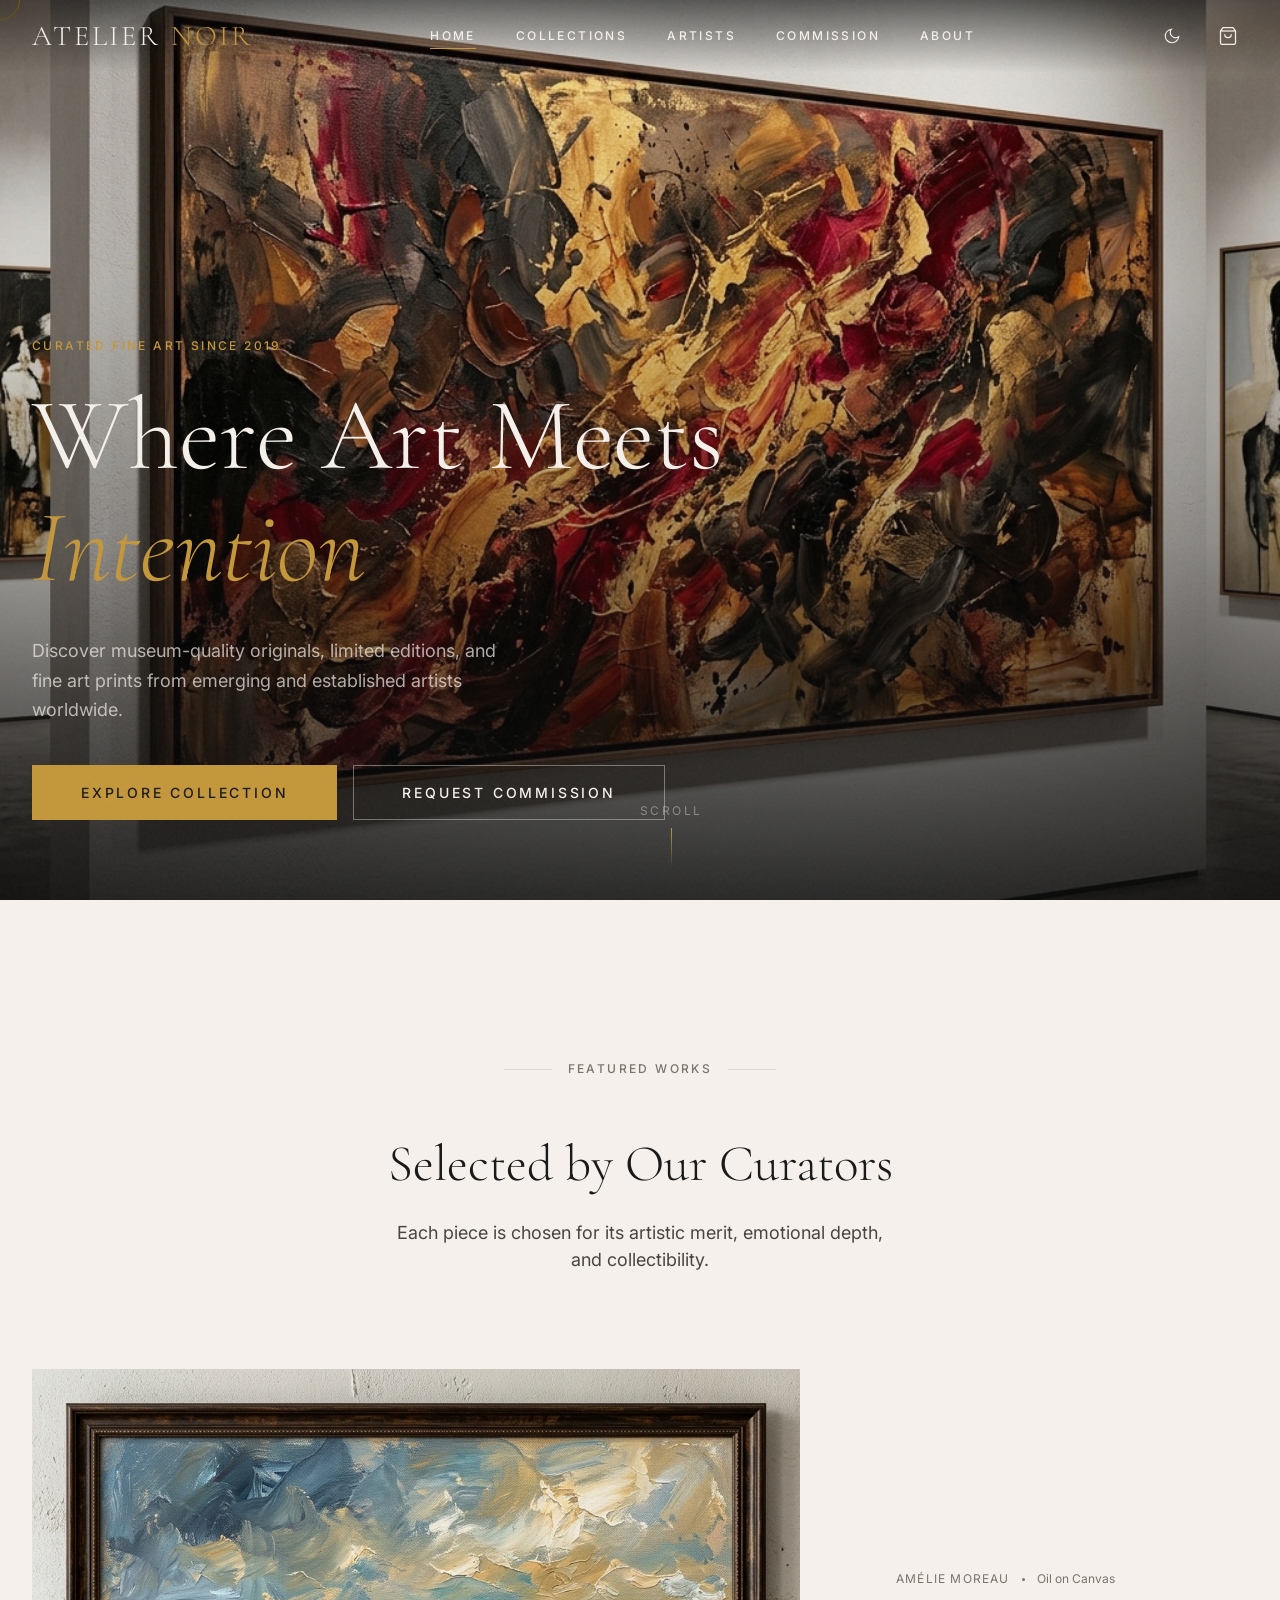
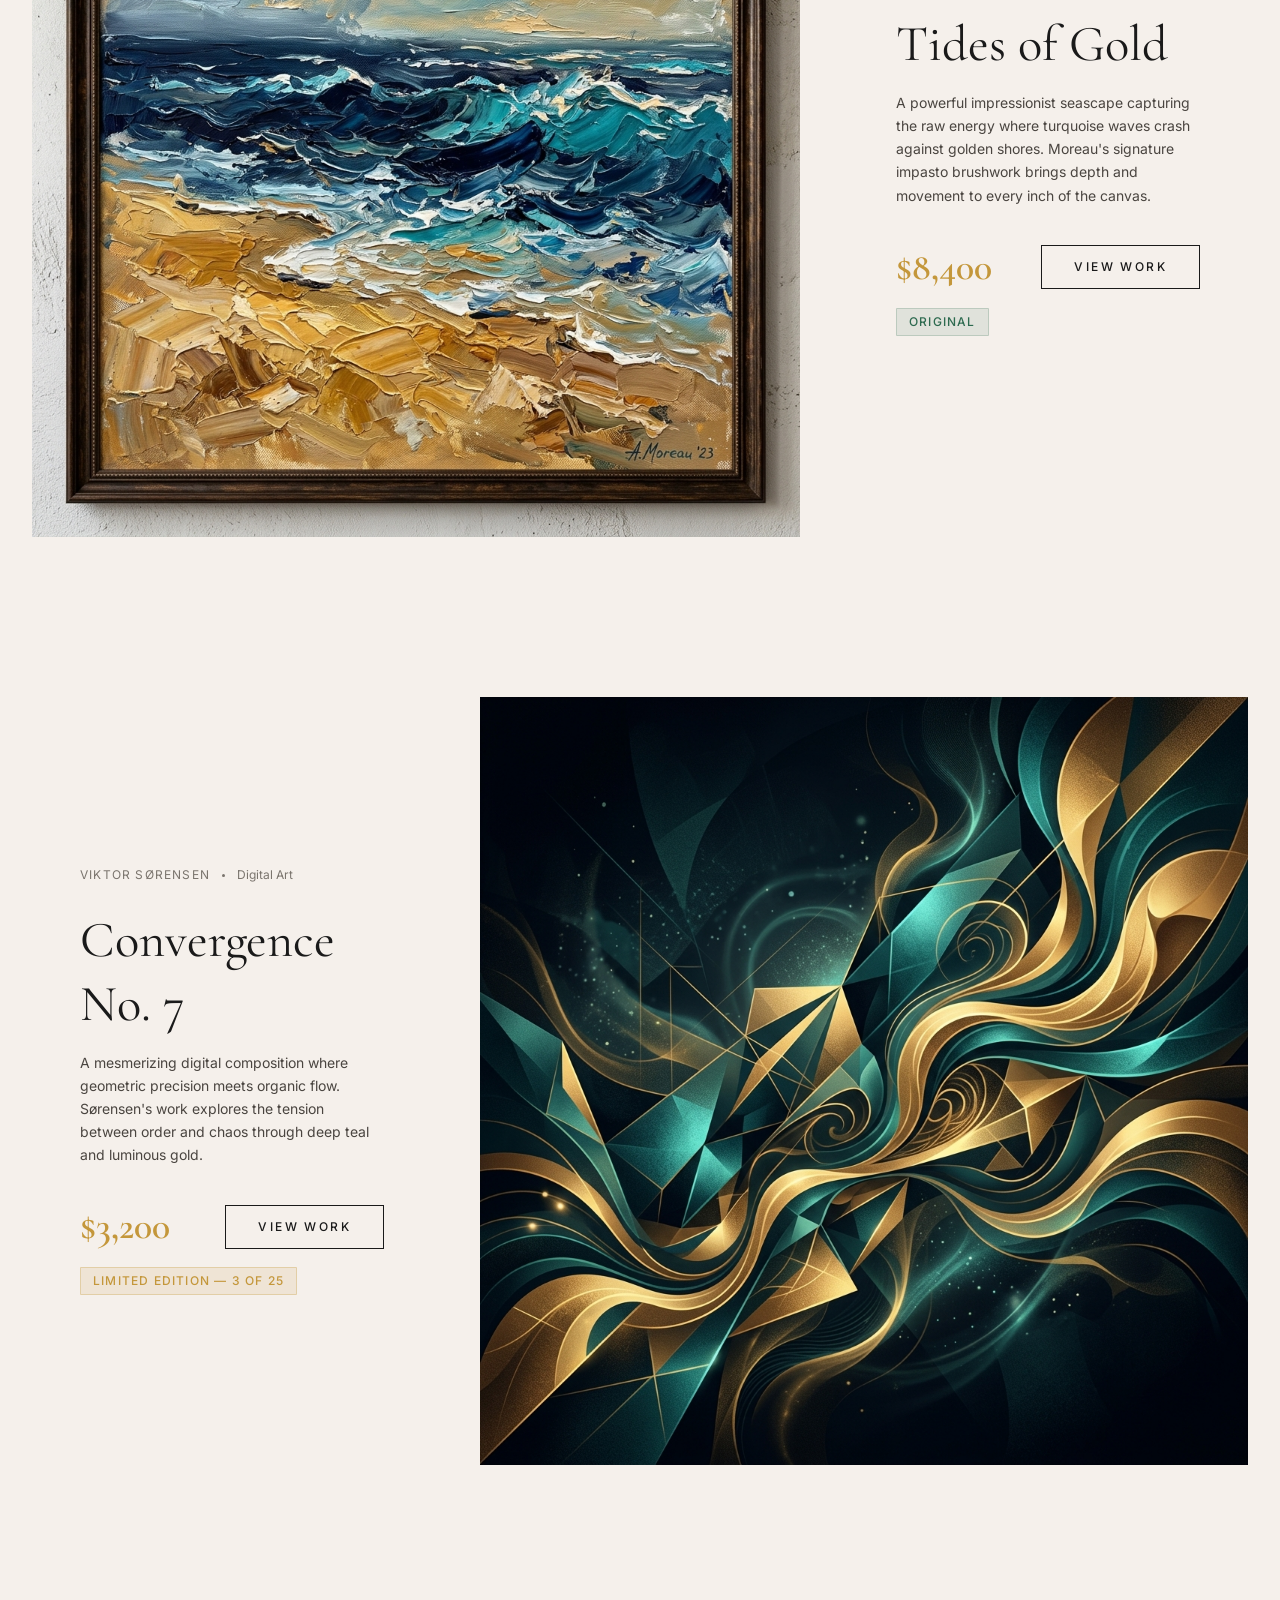
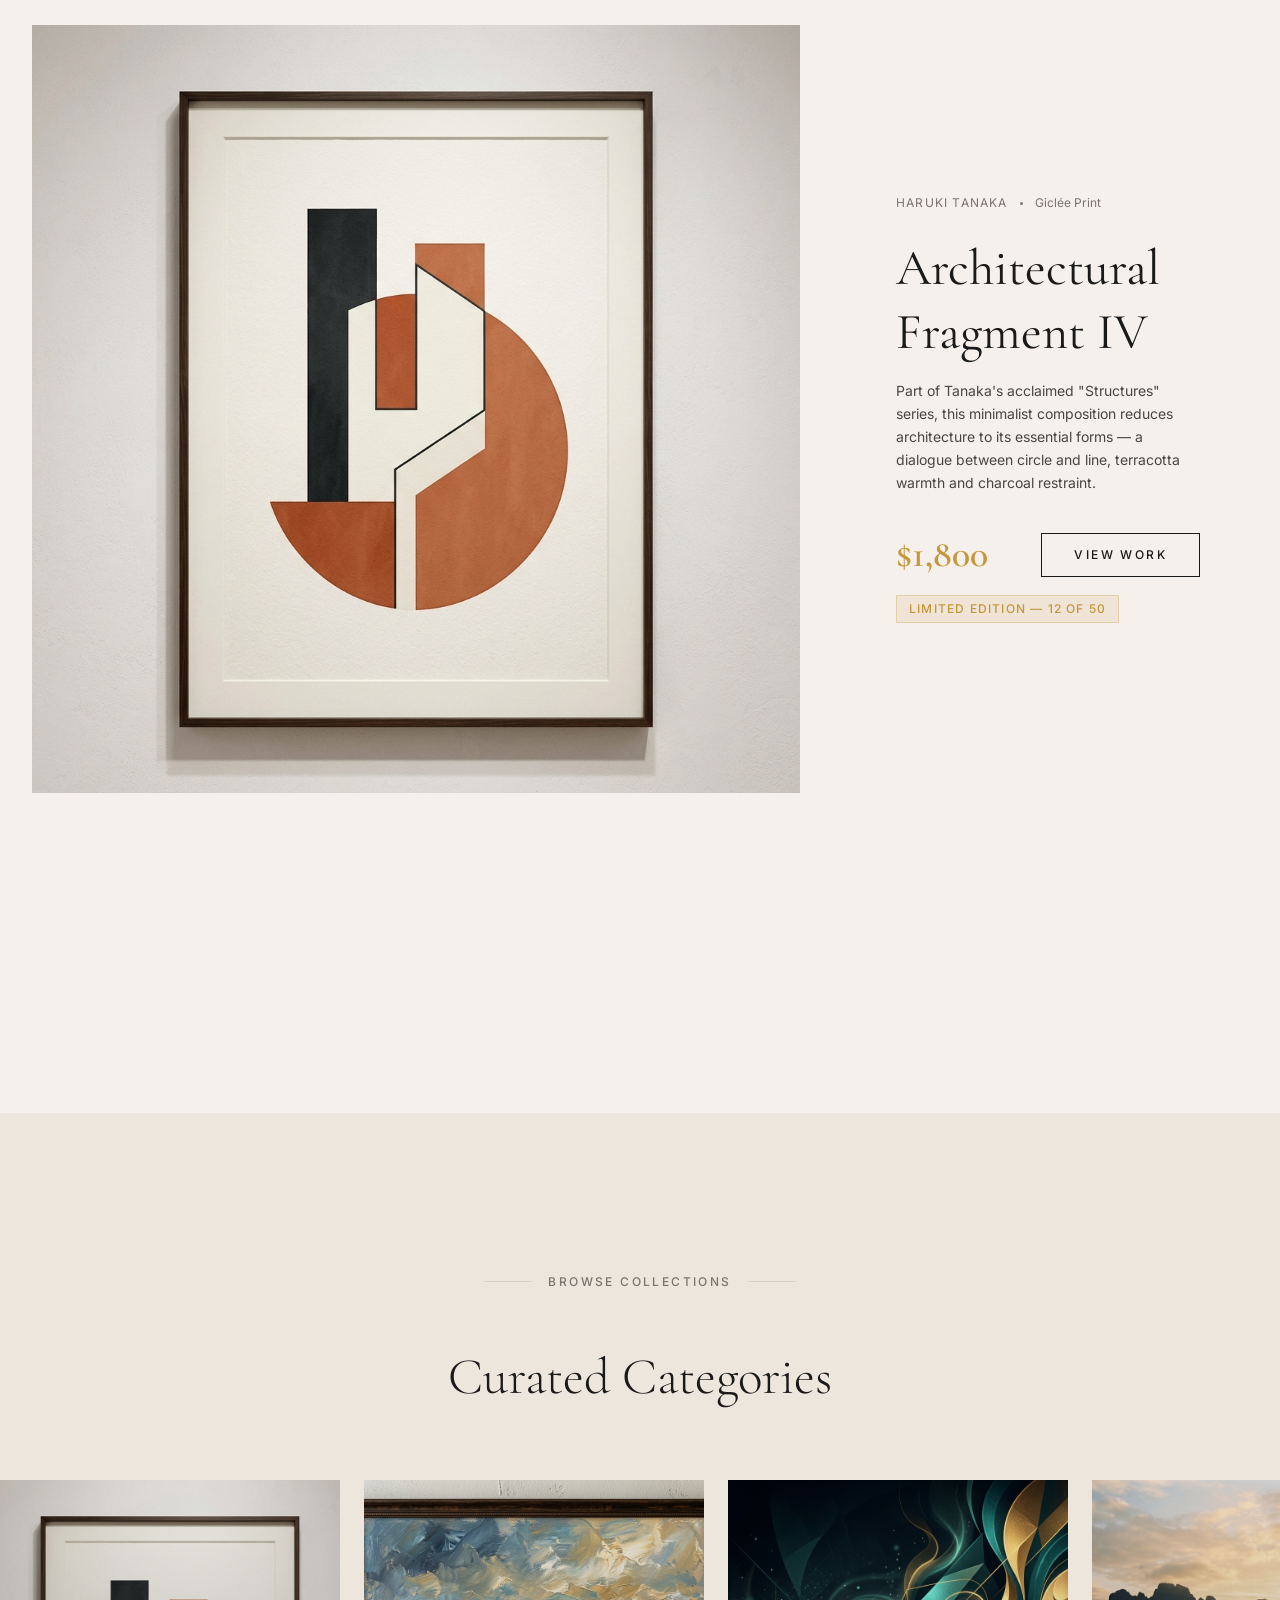
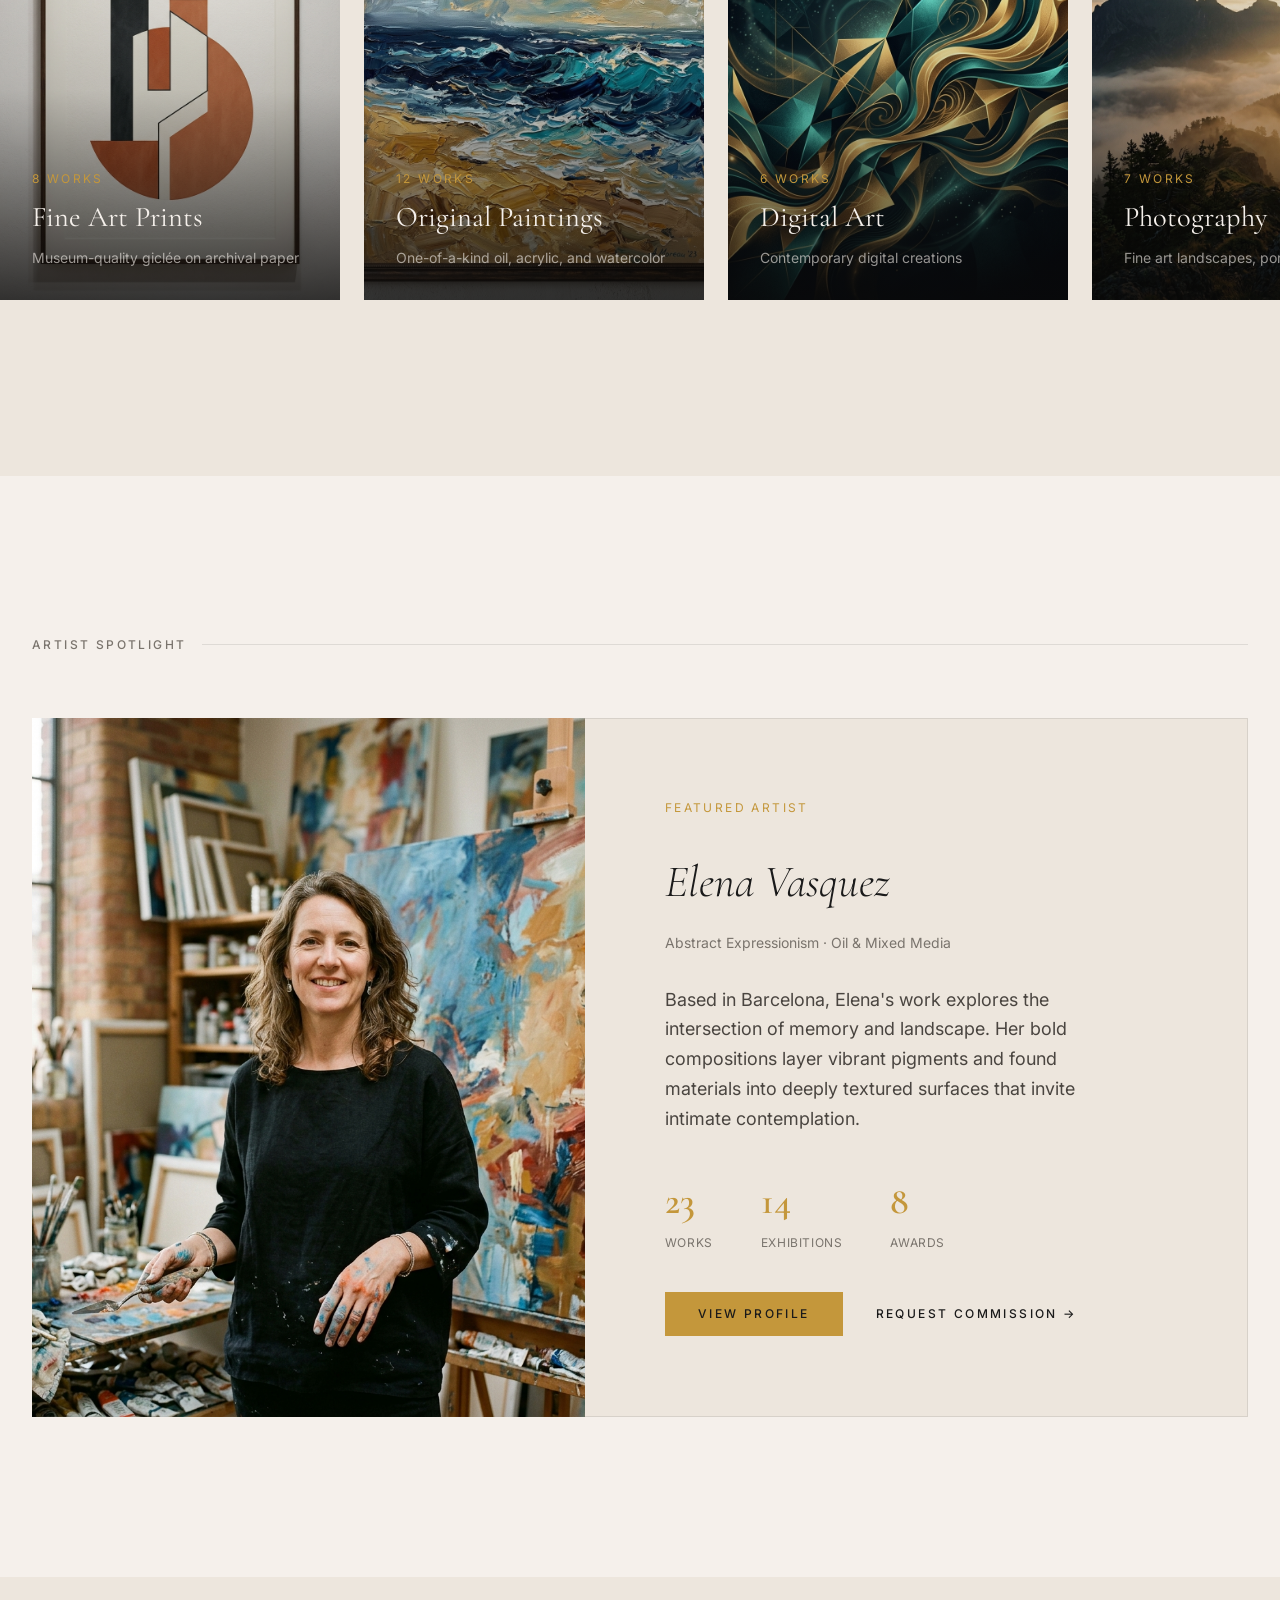
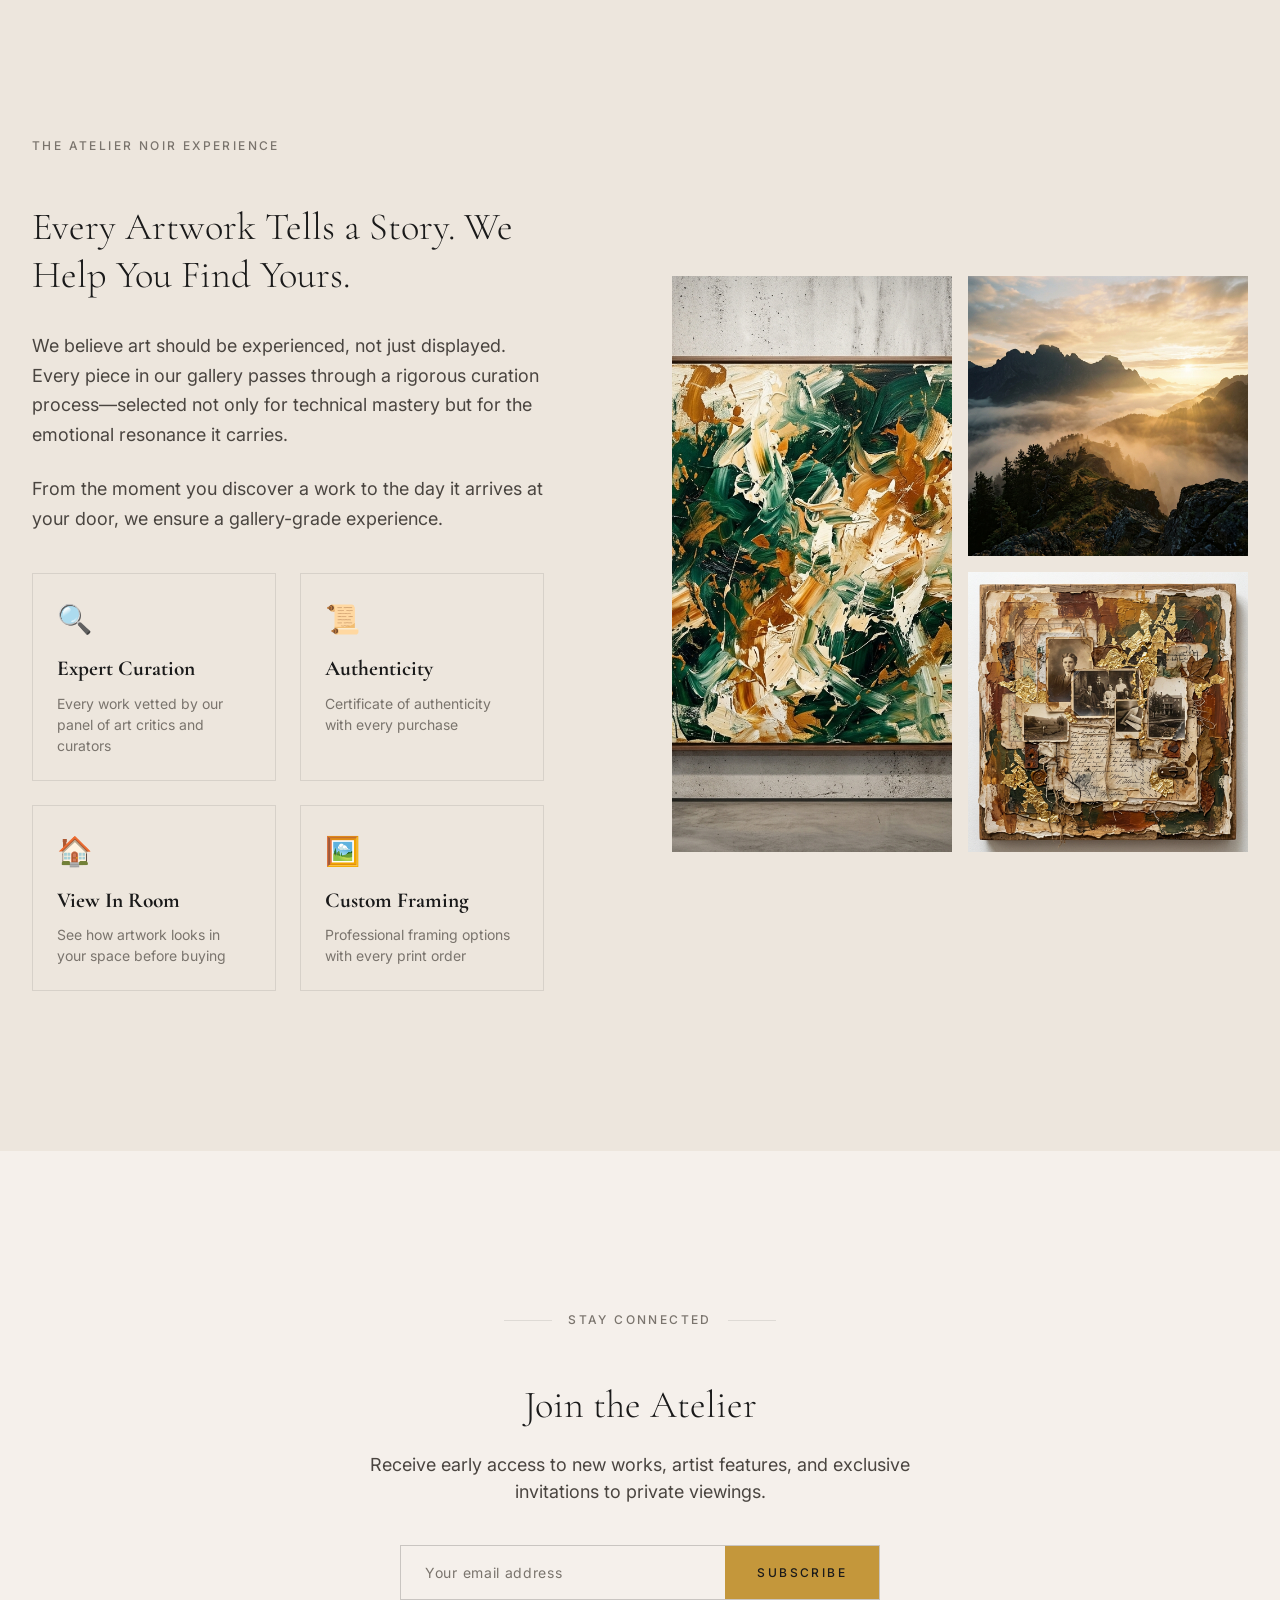
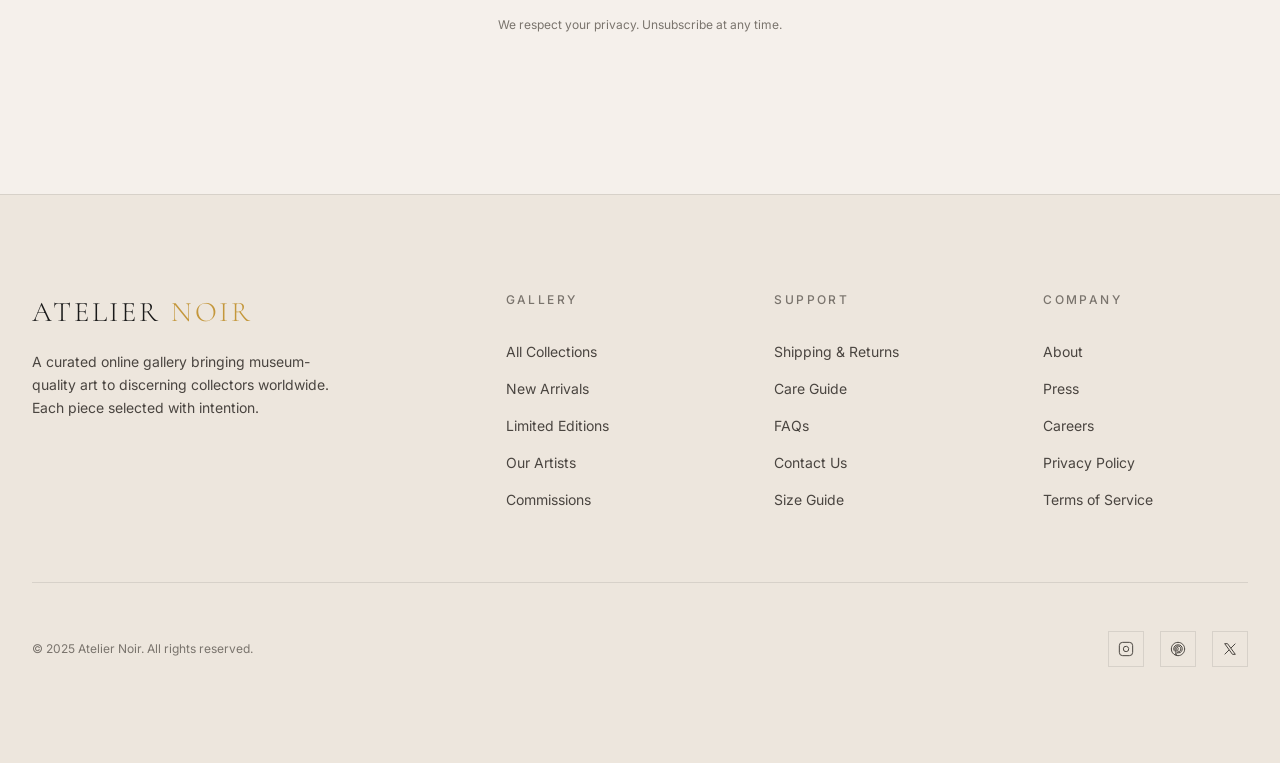
<file: index.html>
<!DOCTYPE html>
<html lang="en" data-theme="light">
<head>
  <meta charset="UTF-8">
  <meta name="viewport" content="width=device-width, initial-scale=1.0">
  <meta name="description" content="Atelier Noir — A premium online art gallery featuring curated fine art prints, original paintings, photography, and limited editions from world-class artists.">
  <title>Atelier Noir — Curated Fine Art Gallery</title>

  <!-- Stylesheets -->
  <link rel="stylesheet" href="css/design-system.css">
  <link rel="stylesheet" href="css/animations.css">
  <link rel="stylesheet" href="css/components.css">
  <link rel="stylesheet" href="css/layout.css">
  <link rel="stylesheet" href="css/pages/home.css">

  <!-- Favicon -->
  <link rel="icon" type="image/svg+xml" href="data:image/svg+xml,%3Csvg xmlns='http://www.w3.org/2000/svg' viewBox='0 0 32 32'%3E%3Ctext y='28' font-size='28'%3E🎨%3C/text%3E%3C/svg%3E">
</head>
<body>
  <!-- Film Grain Overlay -->
  <div class="grain-overlay" aria-hidden="true"></div>

  <!-- Custom Cursor -->
  <div class="cursor-follower" aria-hidden="true"></div>

  <!-- Navigation -->
  <nav class="nav nav--transparent" id="main-nav" data-transparent="true" aria-label="Main navigation">
    <div class="nav__inner">
      <a href="index.html" class="nav__logo" id="nav-logo">
        Atelier <span>Noir</span>
      </a>
      
      <div class="nav__links" id="nav-links">
        <a href="index.html" class="nav__link nav__link--active" id="nav-home">Home</a>
        <a href="collection.html" class="nav__link" id="nav-collections">Collections</a>
        <a href="artists.html" class="nav__link" id="nav-artists">Artists</a>
        <a href="commission.html" class="nav__link" id="nav-commission">Commission</a>
        <a href="about.html" class="nav__link" id="nav-about">About</a>
      </div>

      <div class="nav__actions">
        <button class="theme-toggle" id="theme-toggle" aria-label="Toggle theme">
          <svg viewBox="0 0 24 24" fill="none" stroke="currentColor" stroke-width="1.5">
            <path d="M21 12.79A9 9 0 1 1 11.21 3 7 7 0 0 0 21 12.79z"/>
          </svg>
        </button>

        <a href="cart.html" class="btn--icon cart-count" id="cart-btn" aria-label="Shopping cart">
          <svg width="20" height="20" viewBox="0 0 24 24" fill="none" stroke="currentColor" stroke-width="1.5">
            <path d="M6 2L3 6v14a2 2 0 0 0 2 2h14a2 2 0 0 0 2-2V6l-3-4z"/>
            <line x1="3" y1="6" x2="21" y2="6"/>
            <path d="M16 10a4 4 0 0 1-8 0"/>
          </svg>
          <span class="cart-count__badge" style="display:none">0</span>
        </a>

        <button class="nav__hamburger" id="nav-hamburger" aria-label="Toggle menu" aria-expanded="false">
          <span></span>
          <span></span>
          <span></span>
        </button>
      </div>
    </div>
  </nav>

  <!-- Mobile Navigation Overlay -->
  <div class="mobile-nav" id="mobile-nav" aria-label="Mobile navigation">
    <a href="index.html" class="mobile-nav__link">Home</a>
    <a href="collection.html" class="mobile-nav__link">Collections</a>
    <a href="artists.html" class="mobile-nav__link">Artists</a>
    <a href="commission.html" class="mobile-nav__link">Commission</a>
    <a href="about.html" class="mobile-nav__link">About</a>
    <a href="cart.html" class="mobile-nav__link">Cart</a>
  </div>

  <div class="page">
    <main class="page__main">
      <!-- ===== HERO ===== -->
      <section class="hero" id="hero">
        <div class="hero__bg">
          <img src="assets/hero-artwork.png" alt="Abstract expressionist painting in crimson, gold and charcoal" loading="eager">
          <div class="hero__gradient"></div>
        </div>

        <div class="hero__content">
          <p class="hero__label">Curated Fine Art Since 2019</p>
          <h1 class="hero__title">
            Where Art Meets <em>Intention</em>
          </h1>
          <p class="hero__subtitle">
            Discover museum-quality originals, limited editions, and fine art prints from emerging and established artists worldwide.
          </p>
          <div class="hero__actions">
            <a href="collection.html" class="btn btn--primary btn--lg" id="hero-cta-explore">Explore Collection</a>
            <a href="commission.html" class="btn btn--secondary btn--lg" id="hero-cta-commission" style="color: #F5F0EB; border-color: rgba(245,240,235,0.4);">Request Commission</a>
          </div>
        </div>

        <div class="hero__scroll-indicator" id="hero-scroll">
          <span>Scroll</span>
          <div class="hero__scroll-line"></div>
        </div>
      </section>

      <!-- ===== FEATURED ARTWORKS ===== -->
      <section class="featured" id="featured">
        <div class="container">
          <div class="featured__header reveal">
            <div class="section-label" style="justify-content: center;">
              <div class="section-label__line" style="max-width: 48px;"></div>
              <span class="section-label__text">Featured Works</span>
              <div class="section-label__line" style="max-width: 48px;"></div>
            </div>
            <h2 class="featured__title">Selected by Our Curators</h2>
            <p class="featured__subtitle">Each piece is chosen for its artistic merit, emotional depth, and collectibility.</p>
          </div>

          <!-- Featured Artwork 1 — Image Left -->
          <div class="featured-artwork featured-artwork--left reveal">
            <div class="featured-artwork__image-wrap image-reveal">
              <img src="assets/artwork-painting.png" alt="Abstract seascape oil painting with navy blue ocean and golden sand">
              <div class="featured-artwork__shadow"></div>
            </div>
            <div class="featured-artwork__content">
              <div class="featured-artwork__meta">
                <span class="featured-artwork__artist">Amélie Moreau</span>
                <span class="featured-artwork__dot"></span>
                <span class="featured-artwork__medium">Oil on Canvas</span>
              </div>
              <h3 class="featured-artwork__title">Tides of Gold</h3>
              <p class="featured-artwork__desc">
                A powerful impressionist seascape capturing the raw energy where turquoise waves crash against golden shores. Moreau's signature impasto brushwork brings depth and movement to every inch of the canvas.
              </p>
              <div class="featured-artwork__footer">
                <span class="featured-artwork__price">$8,400</span>
                <a href="product.html" class="btn btn--secondary" id="featured-cta-1">View Work</a>
              </div>
              <div style="margin-top: var(--space-3);">
                <span class="badge badge--original">Original</span>
              </div>
            </div>
          </div>

          <!-- Featured Artwork 2 — Image Right -->
          <div class="featured-artwork featured-artwork--right reveal">
            <div class="featured-artwork__content">
              <div class="featured-artwork__meta">
                <span class="featured-artwork__artist">Viktor Sørensen</span>
                <span class="featured-artwork__dot"></span>
                <span class="featured-artwork__medium">Digital Art</span>
              </div>
              <h3 class="featured-artwork__title">Convergence No. 7</h3>
              <p class="featured-artwork__desc">
                A mesmerizing digital composition where geometric precision meets organic flow. Sørensen's work explores the tension between order and chaos through deep teal and luminous gold.
              </p>
              <div class="featured-artwork__footer">
                <span class="featured-artwork__price">$3,200</span>
                <a href="product.html" class="btn btn--secondary" id="featured-cta-2">View Work</a>
              </div>
              <div style="margin-top: var(--space-3);">
                <span class="badge badge--limited">Limited Edition — 3 of 25</span>
              </div>
            </div>
            <div class="featured-artwork__image-wrap image-reveal">
              <img src="assets/artwork-digital.png" alt="Contemporary digital art with geometric teal and gold forms">
              <div class="featured-artwork__shadow"></div>
            </div>
          </div>

          <!-- Featured Artwork 3 — Image Left -->
          <div class="featured-artwork featured-artwork--left reveal">
            <div class="featured-artwork__image-wrap image-reveal">
              <img src="assets/artwork-print.png" alt="Minimalist fine art print with terracotta and black geometric shapes">
              <div class="featured-artwork__shadow"></div>
            </div>
            <div class="featured-artwork__content">
              <div class="featured-artwork__meta">
                <span class="featured-artwork__artist">Haruki Tanaka</span>
                <span class="featured-artwork__dot"></span>
                <span class="featured-artwork__medium">Giclée Print</span>
              </div>
              <h3 class="featured-artwork__title">Architectural Fragment IV</h3>
              <p class="featured-artwork__desc">
                Part of Tanaka's acclaimed "Structures" series, this minimalist composition reduces architecture to its essential forms — a dialogue between circle and line, terracotta warmth and charcoal restraint.
              </p>
              <div class="featured-artwork__footer">
                <span class="featured-artwork__price">$1,800</span>
                <a href="product.html" class="btn btn--secondary" id="featured-cta-3">View Work</a>
              </div>
              <div style="margin-top: var(--space-3);">
                <span class="badge badge--limited">Limited Edition — 12 of 50</span>
              </div>
            </div>
          </div>
        </div>
      </section>

      <!-- ===== COLLECTIONS STRIP ===== -->
      <section class="collections-strip" id="collections">
        <div class="container">
          <div class="collections-strip__header reveal">
            <div class="section-label" style="justify-content: center;">
              <div class="section-label__line" style="max-width: 48px;"></div>
              <span class="section-label__text">Browse Collections</span>
              <div class="section-label__line" style="max-width: 48px;"></div>
            </div>
            <h2 class="featured__title">Curated Categories</h2>
          </div>
        </div>

        <div class="collections-strip__scroll reveal-stagger" id="collections-scroll">
          <!-- Collection 1 -->
          <a href="collection.html" class="collection-card" id="collection-fine-prints">
            <img src="assets/artwork-print.png" alt="Fine Art Prints collection" class="collection-card__image">
            <div class="collection-card__overlay">
              <span class="collection-card__count">8 Works</span>
              <h3 class="collection-card__title">Fine Art Prints</h3>
              <p class="collection-card__desc">Museum-quality giclée on archival paper</p>
            </div>
            <div class="collection-card__arrow">
              <svg width="16" height="16" viewBox="0 0 24 24" fill="none" stroke="currentColor" stroke-width="1.5">
                <path d="M5 12h14M12 5l7 7-7 7"/>
              </svg>
            </div>
          </a>

          <!-- Collection 2 -->
          <a href="collection.html" class="collection-card" id="collection-paintings">
            <img src="assets/artwork-painting.png" alt="Original Paintings collection" class="collection-card__image">
            <div class="collection-card__overlay">
              <span class="collection-card__count">12 Works</span>
              <h3 class="collection-card__title">Original Paintings</h3>
              <p class="collection-card__desc">One-of-a-kind oil, acrylic, and watercolor</p>
            </div>
            <div class="collection-card__arrow">
              <svg width="16" height="16" viewBox="0 0 24 24" fill="none" stroke="currentColor" stroke-width="1.5">
                <path d="M5 12h14M12 5l7 7-7 7"/>
              </svg>
            </div>
          </a>

          <!-- Collection 3 -->
          <a href="collection.html" class="collection-card" id="collection-digital">
            <img src="assets/artwork-digital.png" alt="Digital Art collection" class="collection-card__image">
            <div class="collection-card__overlay">
              <span class="collection-card__count">6 Works</span>
              <h3 class="collection-card__title">Digital Art</h3>
              <p class="collection-card__desc">Contemporary digital creations</p>
            </div>
            <div class="collection-card__arrow">
              <svg width="16" height="16" viewBox="0 0 24 24" fill="none" stroke="currentColor" stroke-width="1.5">
                <path d="M5 12h14M12 5l7 7-7 7"/>
              </svg>
            </div>
          </a>

          <!-- Collection 4 -->
          <a href="collection.html" class="collection-card" id="collection-photography">
            <img src="assets/artwork-photography.png" alt="Photography collection" class="collection-card__image">
            <div class="collection-card__overlay">
              <span class="collection-card__count">7 Works</span>
              <h3 class="collection-card__title">Photography</h3>
              <p class="collection-card__desc">Fine art landscapes, portraits, abstract</p>
            </div>
            <div class="collection-card__arrow">
              <svg width="16" height="16" viewBox="0 0 24 24" fill="none" stroke="currentColor" stroke-width="1.5">
                <path d="M5 12h14M12 5l7 7-7 7"/>
              </svg>
            </div>
          </a>

          <!-- Collection 5 -->
          <a href="collection.html" class="collection-card" id="collection-mixed-media">
            <img src="assets/artwork-mixed-media.png" alt="Mixed Media collection" class="collection-card__image">
            <div class="collection-card__overlay">
              <span class="collection-card__count">4 Works</span>
              <h3 class="collection-card__title">Mixed Media</h3>
              <p class="collection-card__desc">Collage, assemblage, experimental</p>
            </div>
            <div class="collection-card__arrow">
              <svg width="16" height="16" viewBox="0 0 24 24" fill="none" stroke="currentColor" stroke-width="1.5">
                <path d="M5 12h14M12 5l7 7-7 7"/>
              </svg>
            </div>
          </a>

          <!-- Collection 6 -->
          <a href="collection.html" class="collection-card" id="collection-limited">
            <img src="assets/artwork-abstract.png" alt="Limited Editions collection" class="collection-card__image">
            <div class="collection-card__overlay">
              <span class="collection-card__count">3 Works</span>
              <h3 class="collection-card__title">Limited Editions</h3>
              <p class="collection-card__desc">Numbered, signed with certificate</p>
            </div>
            <div class="collection-card__arrow">
              <svg width="16" height="16" viewBox="0 0 24 24" fill="none" stroke="currentColor" stroke-width="1.5">
                <path d="M5 12h14M12 5l7 7-7 7"/>
              </svg>
            </div>
          </a>
        </div>
      </section>

      <!-- ===== ARTIST SPOTLIGHT ===== -->
      <section class="artist-spotlight" id="artist-spotlight">
        <div class="container">
          <div class="section-label reveal" style="margin-bottom: var(--space-9);">
            <span class="section-label__text">Artist Spotlight</span>
            <div class="section-label__line"></div>
          </div>

          <div class="artist-spotlight__inner reveal">
            <div class="artist-spotlight__image-wrap image-reveal">
              <img src="assets/artist-elena.png" alt="Elena Vasquez in her studio" loading="lazy">
            </div>
            <div class="artist-spotlight__content">
              <span class="artist-spotlight__label">Featured Artist</span>
              <h2 class="artist-spotlight__name">Elena Vasquez</h2>
              <p class="artist-spotlight__medium">Abstract Expressionism · Oil & Mixed Media</p>
              <p class="artist-spotlight__bio">
                Based in Barcelona, Elena's work explores the intersection of memory and landscape. Her bold compositions layer vibrant pigments and found materials into deeply textured surfaces that invite intimate contemplation.
              </p>
              <div class="artist-spotlight__stats">
                <div>
                  <div class="artist-spotlight__stat-num">23</div>
                  <div class="artist-spotlight__stat-label">Works</div>
                </div>
                <div>
                  <div class="artist-spotlight__stat-num">14</div>
                  <div class="artist-spotlight__stat-label">Exhibitions</div>
                </div>
                <div>
                  <div class="artist-spotlight__stat-num">8</div>
                  <div class="artist-spotlight__stat-label">Awards</div>
                </div>
              </div>
              <div style="display: flex; gap: var(--space-4);">
                <a href="artist.html" class="btn btn--primary" id="spotlight-view">View Profile</a>
                <a href="commission.html" class="btn btn--ghost" id="spotlight-commission">Request Commission →</a>
              </div>
            </div>
          </div>
        </div>
      </section>

      <!-- ===== GALLERY EXPERIENCE / STORY ===== -->
      <section class="story" id="story">
        <div class="container">
          <div class="story__grid">
            <div class="story__content reveal--left reveal">
              <div class="section-label">
                <span class="section-label__text">The Atelier Noir Experience</span>
              </div>
              <h2 class="story__heading">Every Artwork Tells a Story. We Help You Find Yours.</h2>
              <p class="story__text">
                We believe art should be experienced, not just displayed. Every piece in our gallery passes through a rigorous curation process—selected not only for technical mastery but for the emotional resonance it carries.
              </p>
              <p class="story__text">
                From the moment you discover a work to the day it arrives at your door, we ensure a gallery-grade experience.
              </p>

              <div class="story__features reveal-stagger">
                <div class="story__feature">
                  <div class="story__feature-icon">🔍</div>
                  <h4 class="story__feature-title">Expert Curation</h4>
                  <p class="story__feature-desc">Every work vetted by our panel of art critics and curators</p>
                </div>
                <div class="story__feature">
                  <div class="story__feature-icon">📜</div>
                  <h4 class="story__feature-title">Authenticity</h4>
                  <p class="story__feature-desc">Certificate of authenticity with every purchase</p>
                </div>
                <div class="story__feature">
                  <div class="story__feature-icon">🏠</div>
                  <h4 class="story__feature-title">View In Room</h4>
                  <p class="story__feature-desc">See how artwork looks in your space before buying</p>
                </div>
                <div class="story__feature">
                  <div class="story__feature-icon">🖼️</div>
                  <h4 class="story__feature-title">Custom Framing</h4>
                  <p class="story__feature-desc">Professional framing options with every print order</p>
                </div>
              </div>
            </div>

            <div class="story__images reveal--right reveal">
              <div class="story__image-wrap image-reveal">
                <img src="assets/artwork-abstract.png" alt="Gallery exhibition view" loading="lazy">
              </div>
              <div class="story__image-wrap image-reveal">
                <img src="assets/artwork-photography.png" alt="Fine art photography" loading="lazy">
              </div>
              <div class="story__image-wrap image-reveal">
                <img src="assets/artwork-mixed-media.png" alt="Mixed media artwork detail" loading="lazy">
              </div>
            </div>
          </div>
        </div>
      </section>

      <!-- ===== NEWSLETTER ===== -->
      <section class="newsletter" id="newsletter">
        <div class="container">
          <div class="newsletter__inner reveal">
            <div class="section-label" style="justify-content: center;">
              <div class="section-label__line" style="max-width: 48px;"></div>
              <span class="section-label__text">Stay Connected</span>
              <div class="section-label__line" style="max-width: 48px;"></div>
            </div>
            <h2 class="newsletter__title">Join the Atelier</h2>
            <p class="newsletter__desc">
              Receive early access to new works, artist features, and exclusive invitations to private viewings.
            </p>
            <form class="newsletter-form newsletter__form" id="newsletter-form" onsubmit="event.preventDefault(); this.querySelector('button').textContent='Subscribed ✓'; this.querySelector('input').value='';">
              <input type="email" class="newsletter-form__input" placeholder="Your email address" required aria-label="Email address" id="newsletter-email">
              <button type="submit" class="newsletter-form__btn" id="newsletter-submit">Subscribe</button>
            </form>
            <p class="newsletter__privacy">We respect your privacy. Unsubscribe at any time.</p>
          </div>
        </div>
      </section>
    </main>

    <!-- ===== FOOTER ===== -->
    <footer class="footer" id="main-footer">
      <div class="container">
        <div class="footer__grid">
          <div>
            <div class="footer__brand">Atelier <span>Noir</span></div>
            <p class="footer__desc">
              A curated online gallery bringing museum-quality art to discerning collectors worldwide. Each piece selected with intention.
            </p>
          </div>

          <div>
            <h4 class="footer__heading">Gallery</h4>
            <a href="collection.html" class="footer__link">All Collections</a>
            <a href="collection.html" class="footer__link">New Arrivals</a>
            <a href="collection.html" class="footer__link">Limited Editions</a>
            <a href="artists.html" class="footer__link">Our Artists</a>
            <a href="commission.html" class="footer__link">Commissions</a>
          </div>

          <div>
            <h4 class="footer__heading">Support</h4>
            <a href="#" class="footer__link">Shipping & Returns</a>
            <a href="#" class="footer__link">Care Guide</a>
            <a href="#" class="footer__link">FAQs</a>
            <a href="#" class="footer__link">Contact Us</a>
            <a href="#" class="footer__link">Size Guide</a>
          </div>

          <div>
            <h4 class="footer__heading">Company</h4>
            <a href="about.html" class="footer__link">About</a>
            <a href="#" class="footer__link">Press</a>
            <a href="#" class="footer__link">Careers</a>
            <a href="#" class="footer__link">Privacy Policy</a>
            <a href="#" class="footer__link">Terms of Service</a>
          </div>
        </div>

        <div class="footer__bottom">
          <p class="footer__copy">© 2025 Atelier Noir. All rights reserved.</p>
          <div class="footer__socials">
            <a href="#" class="footer__social" aria-label="Instagram">
              <svg viewBox="0 0 24 24" fill="none" stroke="currentColor" stroke-width="1.5">
                <rect x="2" y="2" width="20" height="20" rx="5" ry="5"/>
                <path d="M16 11.37A4 4 0 1 1 12.63 8 4 4 0 0 1 16 11.37z"/>
                <line x1="17.5" y1="6.5" x2="17.51" y2="6.5"/>
              </svg>
            </a>
            <a href="#" class="footer__social" aria-label="Pinterest">
              <svg viewBox="0 0 24 24" fill="none" stroke="currentColor" stroke-width="1.5">
                <path d="M12 2C6.477 2 2 6.477 2 12c0 4.236 2.636 7.855 6.356 9.312-.087-.791-.167-2.005.035-2.868.182-.78 1.172-4.97 1.172-4.97s-.299-.598-.299-1.482c0-1.388.806-2.425 1.808-2.425.853 0 1.265.64 1.265 1.408 0 .858-.546 2.14-.828 3.33-.236.995.5 1.807 1.48 1.807 1.778 0 3.144-1.874 3.144-4.58 0-2.393-1.72-4.068-4.177-4.068-2.845 0-4.515 2.135-4.515 4.34 0 .859.331 1.781.745 2.282a.3.3 0 0 1 .069.288l-.278 1.133c-.044.183-.145.222-.335.134-1.249-.581-2.03-2.407-2.03-3.874 0-3.154 2.292-6.052 6.608-6.052 3.469 0 6.165 2.473 6.165 5.776 0 3.447-2.173 6.22-5.19 6.22-1.013 0-1.965-.527-2.291-1.148l-.623 2.378c-.226.869-.835 1.958-1.244 2.621.937.29 1.931.446 2.962.446 5.523 0 10-4.477 10-10S17.523 2 12 2z"/>
              </svg>
            </a>
            <a href="#" class="footer__social" aria-label="Twitter / X">
              <svg viewBox="0 0 24 24" fill="none" stroke="currentColor" stroke-width="1.5">
                <path d="M4 4l11.733 16h4.267l-11.733-16zM4 20l6.768-6.768M13.232 10.768L20 4"/>
              </svg>
            </a>
          </div>
        </div>
      </div>
    </footer>
  </div>

  <!-- Scripts -->
  <script src="js/app.js"></script>
</body>
</html>
</file>
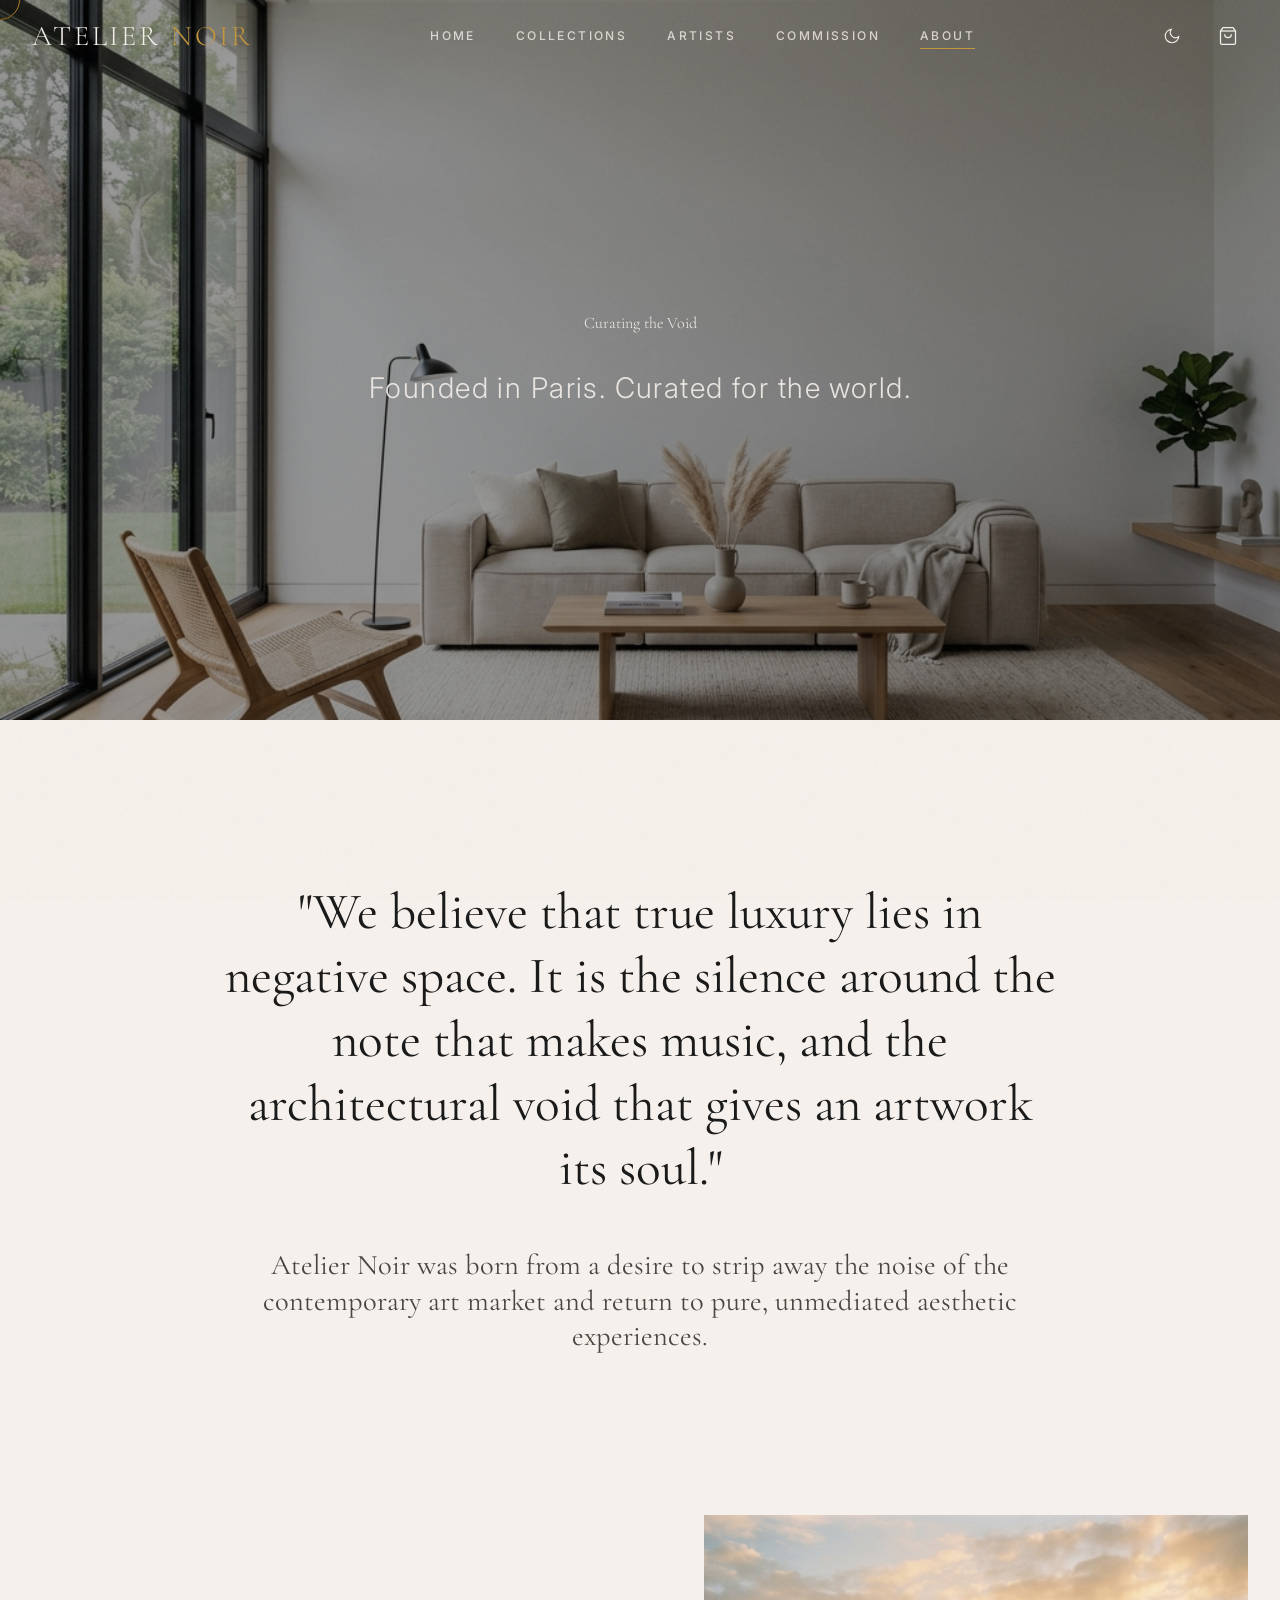
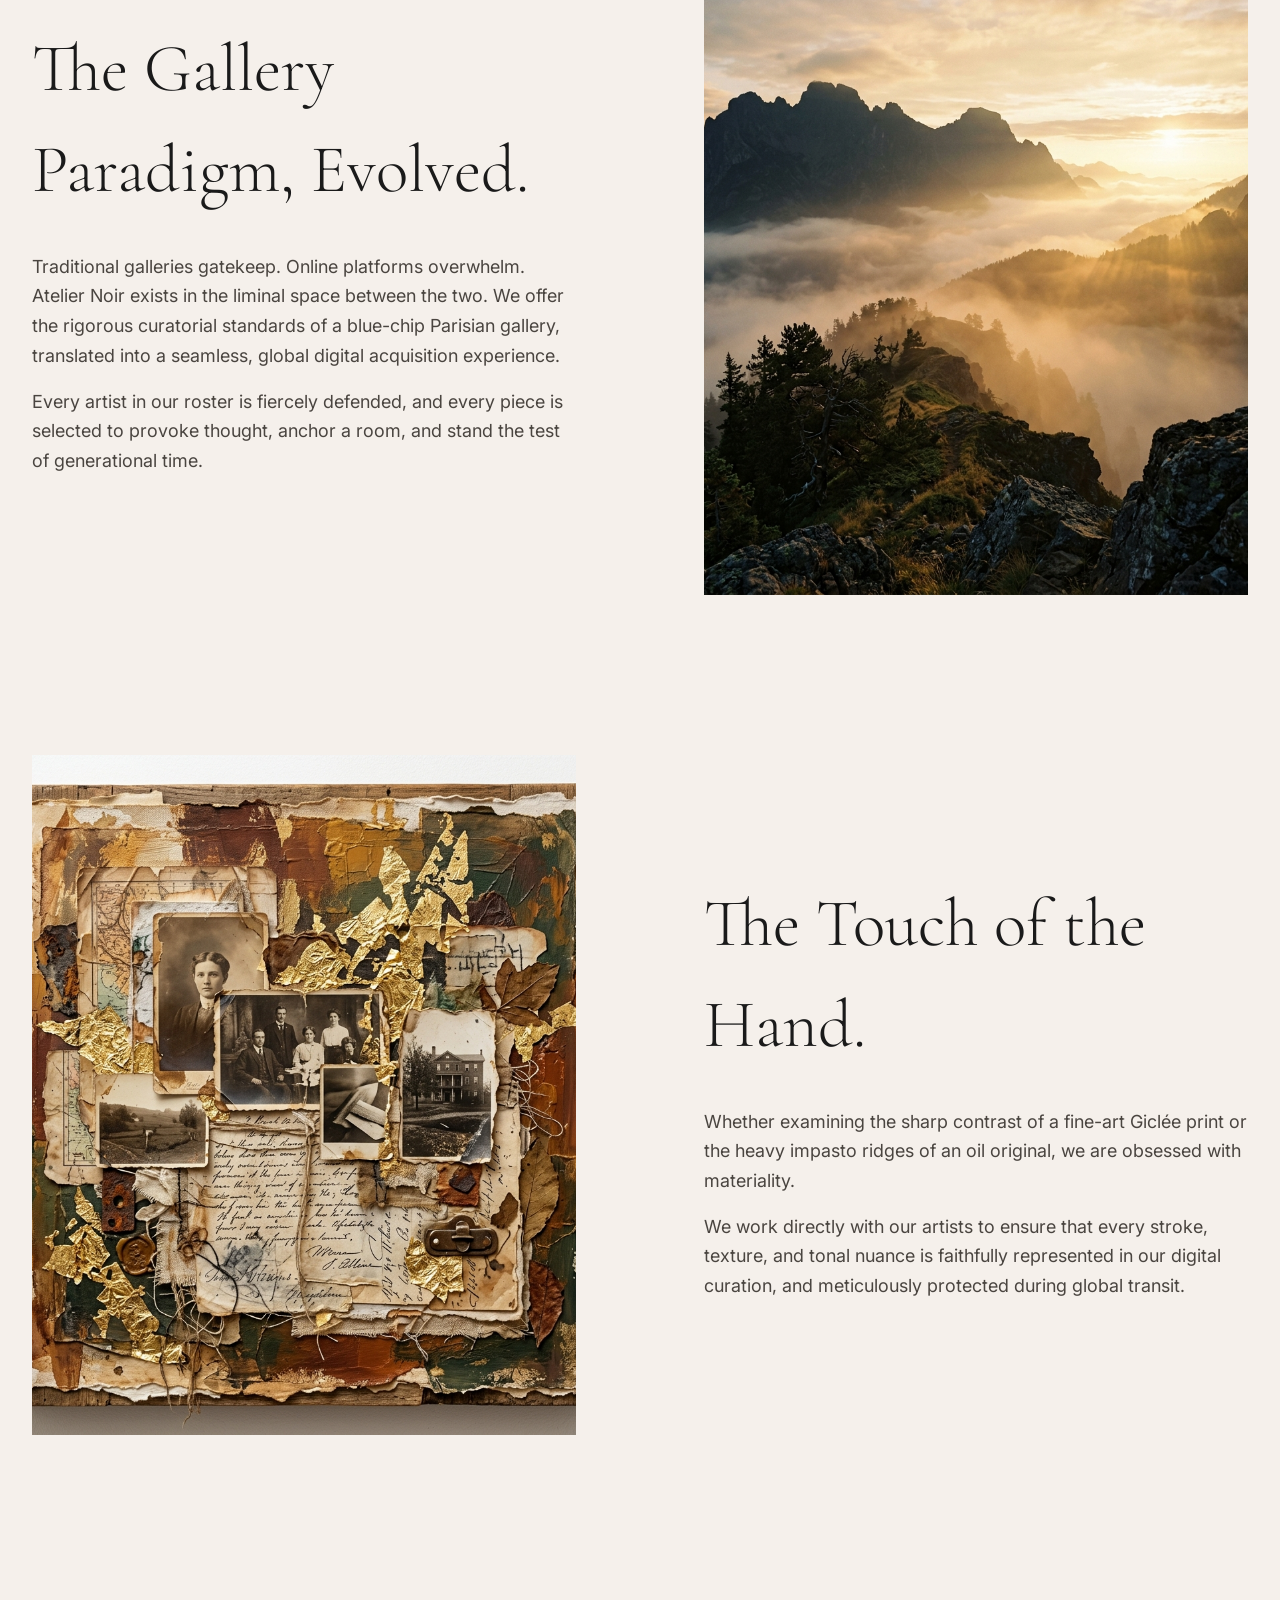
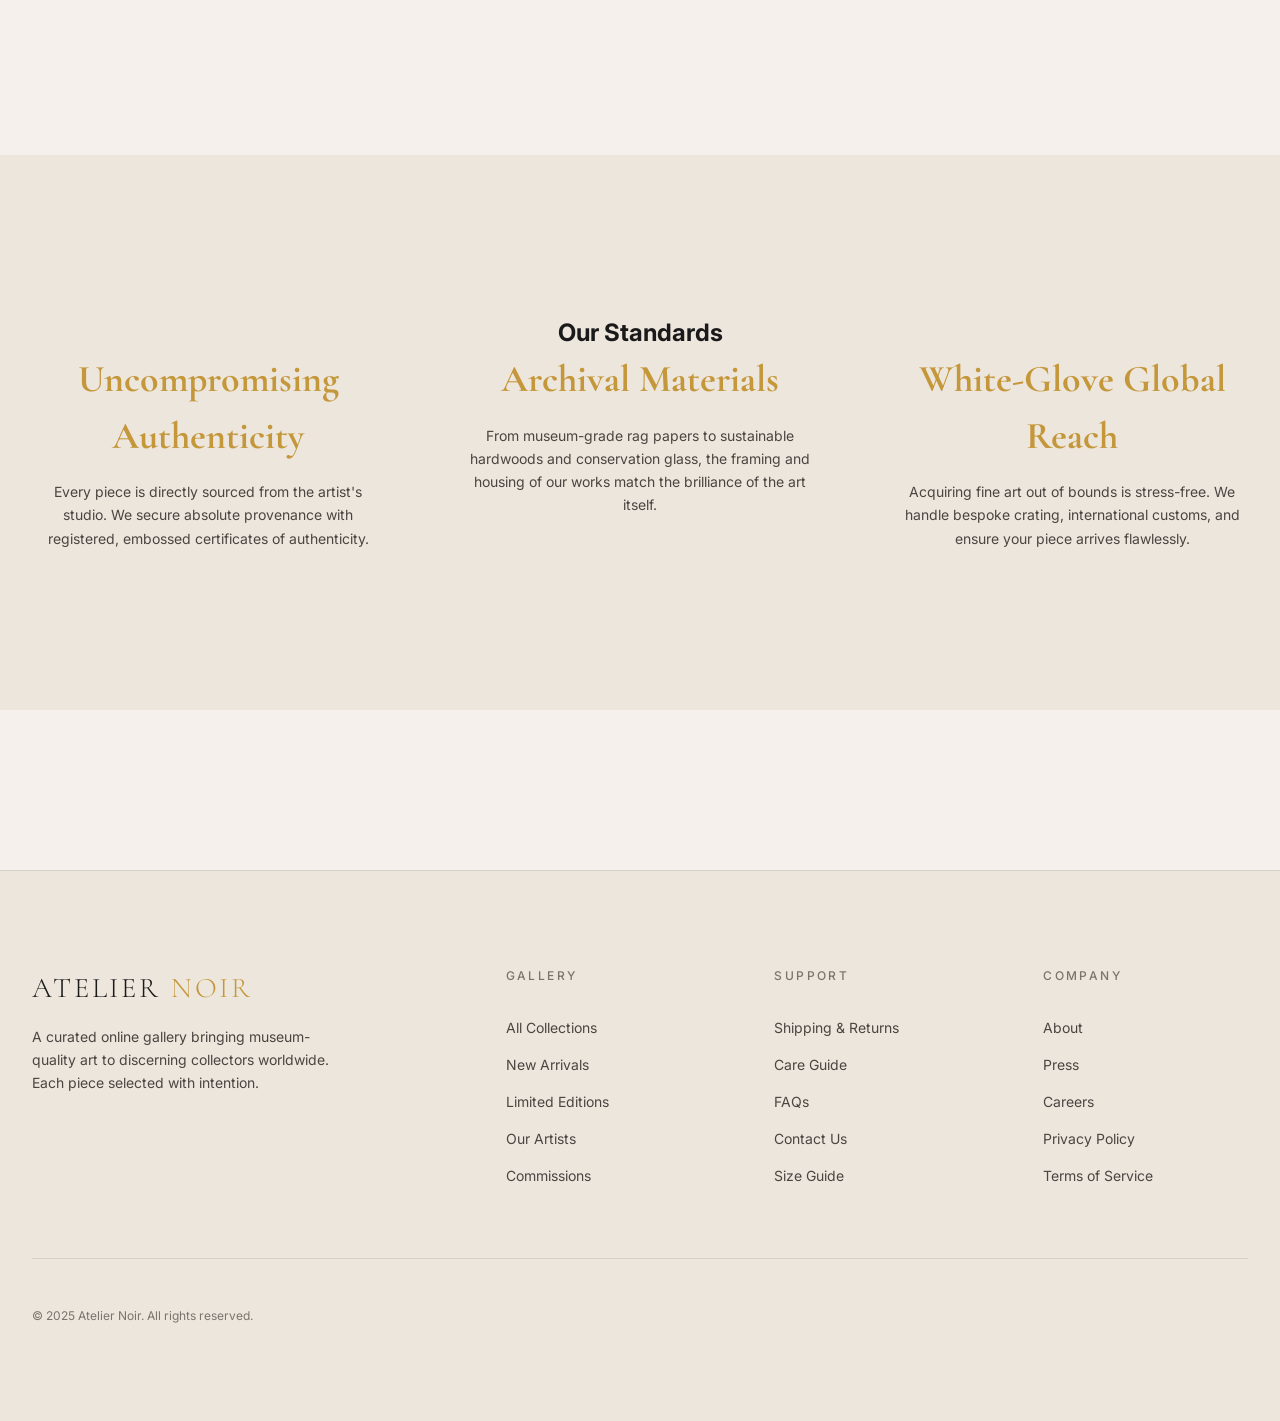
<file: about.html>
<!DOCTYPE html>
<html lang="en" data-theme="light">
<head>
  <meta charset="UTF-8">
  <meta name="viewport" content="width=device-width, initial-scale=1.0">
  <meta name="description" content="The story behind Atelier Noir — curating the void.">
  <title>About Us — Atelier Noir</title>

  <!-- Stylesheets -->
  <link rel="stylesheet" href="css/design-system.css">
  <link rel="stylesheet" href="css/animations.css">
  <link rel="stylesheet" href="css/components.css">
  <link rel="stylesheet" href="css/layout.css">
  <link rel="stylesheet" href="css/pages/about.css">

  <!-- Favicon -->
  <link rel="icon" type="image/svg+xml" href="data:image/svg+xml,%3Csvg xmlns='http://www.w3.org/2000/svg' viewBox='0 0 32 32'%3E%3Ctext y='28' font-size='28'%3E🎨%3C/text%3E%3C/svg%3E">
</head>
<body>
  <!-- Film Grain Overlay -->
  <div class="grain-overlay" aria-hidden="true"></div>

  <!-- Custom Cursor -->
  <div class="cursor-follower" aria-hidden="true"></div>

  <!-- Transparent Nav over Hero -->
  <style>
    .nav { background: transparent; border-bottom: none; }
    .nav.is-scrolled { background: var(--color-bg); border-bottom: 1px solid var(--color-border); }
    .nav:not(.is-scrolled) .nav__logo { color: #F5F0EB; }
    .nav:not(.is-scrolled) .nav__link { color: rgba(245, 240, 235, 0.8); }
    .nav:not(.is-scrolled) .nav__link:hover { color: #F5F0EB; }
    .nav:not(.is-scrolled) .theme-toggle,
    .nav:not(.is-scrolled) .cart-count,
    .nav:not(.is-scrolled) .nav__hamburger span { color: #F5F0EB; background: #F5F0EB; }
    .nav:not(.is-scrolled) .theme-toggle, .nav:not(.is-scrolled) .cart-count { background: transparent; }
  </style>

  <nav class="nav" id="main-nav" aria-label="Main navigation">
    <div class="nav__inner">
      <a href="index.html" class="nav__logo" id="nav-logo">
        Atelier <span>Noir</span>
      </a>
      
      <div class="nav__links" id="nav-links">
        <a href="index.html" class="nav__link" id="nav-home">Home</a>
        <a href="collection.html" class="nav__link" id="nav-collections">Collections</a>
        <a href="artists.html" class="nav__link" id="nav-artists">Artists</a>
        <a href="commission.html" class="nav__link" id="nav-commission">Commission</a>
        <a href="about.html" class="nav__link nav__link--active" id="nav-about">About</a>
      </div>

      <div class="nav__actions">
        <button class="theme-toggle" id="theme-toggle" aria-label="Toggle theme">
          <svg viewBox="0 0 24 24" fill="none" stroke="currentColor" stroke-width="1.5">
            <path d="M21 12.79A9 9 0 1 1 11.21 3 7 7 0 0 0 21 12.79z"/>
          </svg>
        </button>

        <a href="cart.html" class="btn--icon cart-count" aria-label="Shopping cart">
          <svg width="20" height="20" viewBox="0 0 24 24" fill="none" stroke="currentColor" stroke-width="1.5">
            <path d="M6 2L3 6v14a2 2 0 0 0 2 2h14a2 2 0 0 0 2-2V6l-3-4z"/>
            <line x1="3" y1="6" x2="21" y2="6"/>
            <path d="M16 10a4 4 0 0 1-8 0"/>
          </svg>
          <span class="cart-count__badge" style="display:none">0</span>
        </a>

        <button class="nav__hamburger" aria-label="Toggle menu" aria-expanded="false">
          <span></span>
          <span></span>
          <span></span>
        </button>
      </div>
    </div>
  </nav>

  <!-- Mobile Navigation Overlay (same as before) -->
  <div class="mobile-nav" aria-label="Mobile navigation">
    ... same mobilenav ...
  </div>

  <div class="page">
    <main class="page__main">
      
      <!-- ===== ABOUT HERO ===== -->
      <section class="about-hero">
        <div class="about-hero__bg" data-speed="0.2">
          <!-- Re-using room mockup as an architectural vibe -->
          <img src="assets/room-mockup.png" alt="Gallery interior space">
        </div>
        <div class="about-hero__content reveal">
          <h1 class="about-hero__title">Curating the Void</h1>
          <p class="about-hero__subtitle">Founded in Paris. Curated for the world.</p>
        </div>
      </section>

      <!-- ===== MANIFESTO ===== -->
      <section class="manifesto reveal" id="manifesto">
        <p>
          "We believe that true luxury lies in negative space. It is the silence around the note that makes music, and the architectural void that gives an artwork its soul."
        </p>
        <p>
          Atelier Noir was born from a desire to strip away the noise of the contemporary art market and return to pure, unmediated aesthetic experiences.
        </p>
      </section>

      <!-- ===== HERITAGE GRIDS ===== -->
      <section class="container" style="padding-bottom: var(--space-section);">
        
        <div class="heritage-grid reveal">
          <div class="heritage-content">
            <h2>The Gallery Paradigm, Evolved.</h2>
            <p>Traditional galleries gatekeep. Online platforms overwhelm. Atelier Noir exists in the liminal space between the two. We offer the rigorous curatorial standards of a blue-chip Parisian gallery, translated into a seamless, global digital acquisition experience.</p>
            <p>Every artist in our roster is fiercely defended, and every piece is selected to provoke thought, anchor a room, and stand the test of generational time.</p>
          </div>
          <div class="heritage-image parallax-img" data-speed="-0.05">
            <!-- Using photography asset -->
            <img src="assets/artwork-photography.png" alt="Curatorial process">
          </div>
        </div>

        <div class="heritage-grid reveal">
          <div class="heritage-content">
            <h2>The Touch of the Hand.</h2>
            <p>Whether examining the sharp contrast of a fine-art Giclée print or the heavy impasto ridges of an oil original, we are obsessed with materiality.</p>
            <p>We work directly with our artists to ensure that every stroke, texture, and tonal nuance is faithfully represented in our digital curation, and meticulously protected during global transit.</p>
          </div>
          <div class="heritage-image parallax-img" data-speed="-0.05">
            <img src="assets/artwork-mixed-media.png" alt="Artist studio details">
          </div>
        </div>

      </section>

      <!-- ===== VALUES ===== -->
      <section class="values">
        <div class="container reveal">
          <h2 class="font-display text-4xl mb-12" style="text-align: center;">Our Standards</h2>
          
          <div class="values__grid">
            <div class="value-card">
              <h3>Uncompromising Authenticity</h3>
              <p>Every piece is directly sourced from the artist's studio. We secure absolute provenance with registered, embossed certificates of authenticity.</p>
            </div>
            <div class="value-card">
              <h3>Archival Materials</h3>
              <p>From museum-grade rag papers to sustainable hardwoods and conservation glass, the framing and housing of our works match the brilliance of the art itself.</p>
            </div>
            <div class="value-card">
              <h3>White-Glove Global Reach</h3>
              <p>Acquiring fine art out of bounds is stress-free. We handle bespoke crating, international customs, and ensure your piece arrives flawlessly.</p>
            </div>
          </div>
        </div>
      </section>

    </main>

    <!-- ===== FOOTER ===== -->
    <footer class="footer" id="main-footer">
      <div class="container">
        <div class="footer__grid">
          <div>
            <div class="footer__brand">Atelier <span>Noir</span></div>
            <p class="footer__desc">
              A curated online gallery bringing museum-quality art to discerning collectors worldwide. Each piece selected with intention.
            </p>
          </div>

          <div>
            <h4 class="footer__heading">Gallery</h4>
            <a href="collection.html" class="footer__link">All Collections</a>
            <a href="collection.html" class="footer__link">New Arrivals</a>
            <a href="collection.html" class="footer__link">Limited Editions</a>
            <a href="artists.html" class="footer__link">Our Artists</a>
            <a href="commission.html" class="footer__link">Commissions</a>
          </div>

          <div>
            <h4 class="footer__heading">Support</h4>
            <a href="#" class="footer__link">Shipping & Returns</a>
            <a href="#" class="footer__link">Care Guide</a>
            <a href="#" class="footer__link">FAQs</a>
            <a href="#" class="footer__link">Contact Us</a>
            <a href="#" class="footer__link">Size Guide</a>
          </div>

          <div>
            <h4 class="footer__heading">Company</h4>
            <a href="about.html" class="footer__link">About</a>
            <a href="#" class="footer__link">Press</a>
            <a href="#" class="footer__link">Careers</a>
            <a href="#" class="footer__link">Privacy Policy</a>
            <a href="#" class="footer__link">Terms of Service</a>
          </div>
        </div>

        <div class="footer__bottom">
          <p class="footer__copy">© 2025 Atelier Noir. All rights reserved.</p>
        </div>
      </div>
    </footer>
  </div>

  <!-- Scripts -->
  <script src="js/app.js"></script>
</body>
</html>
</file>
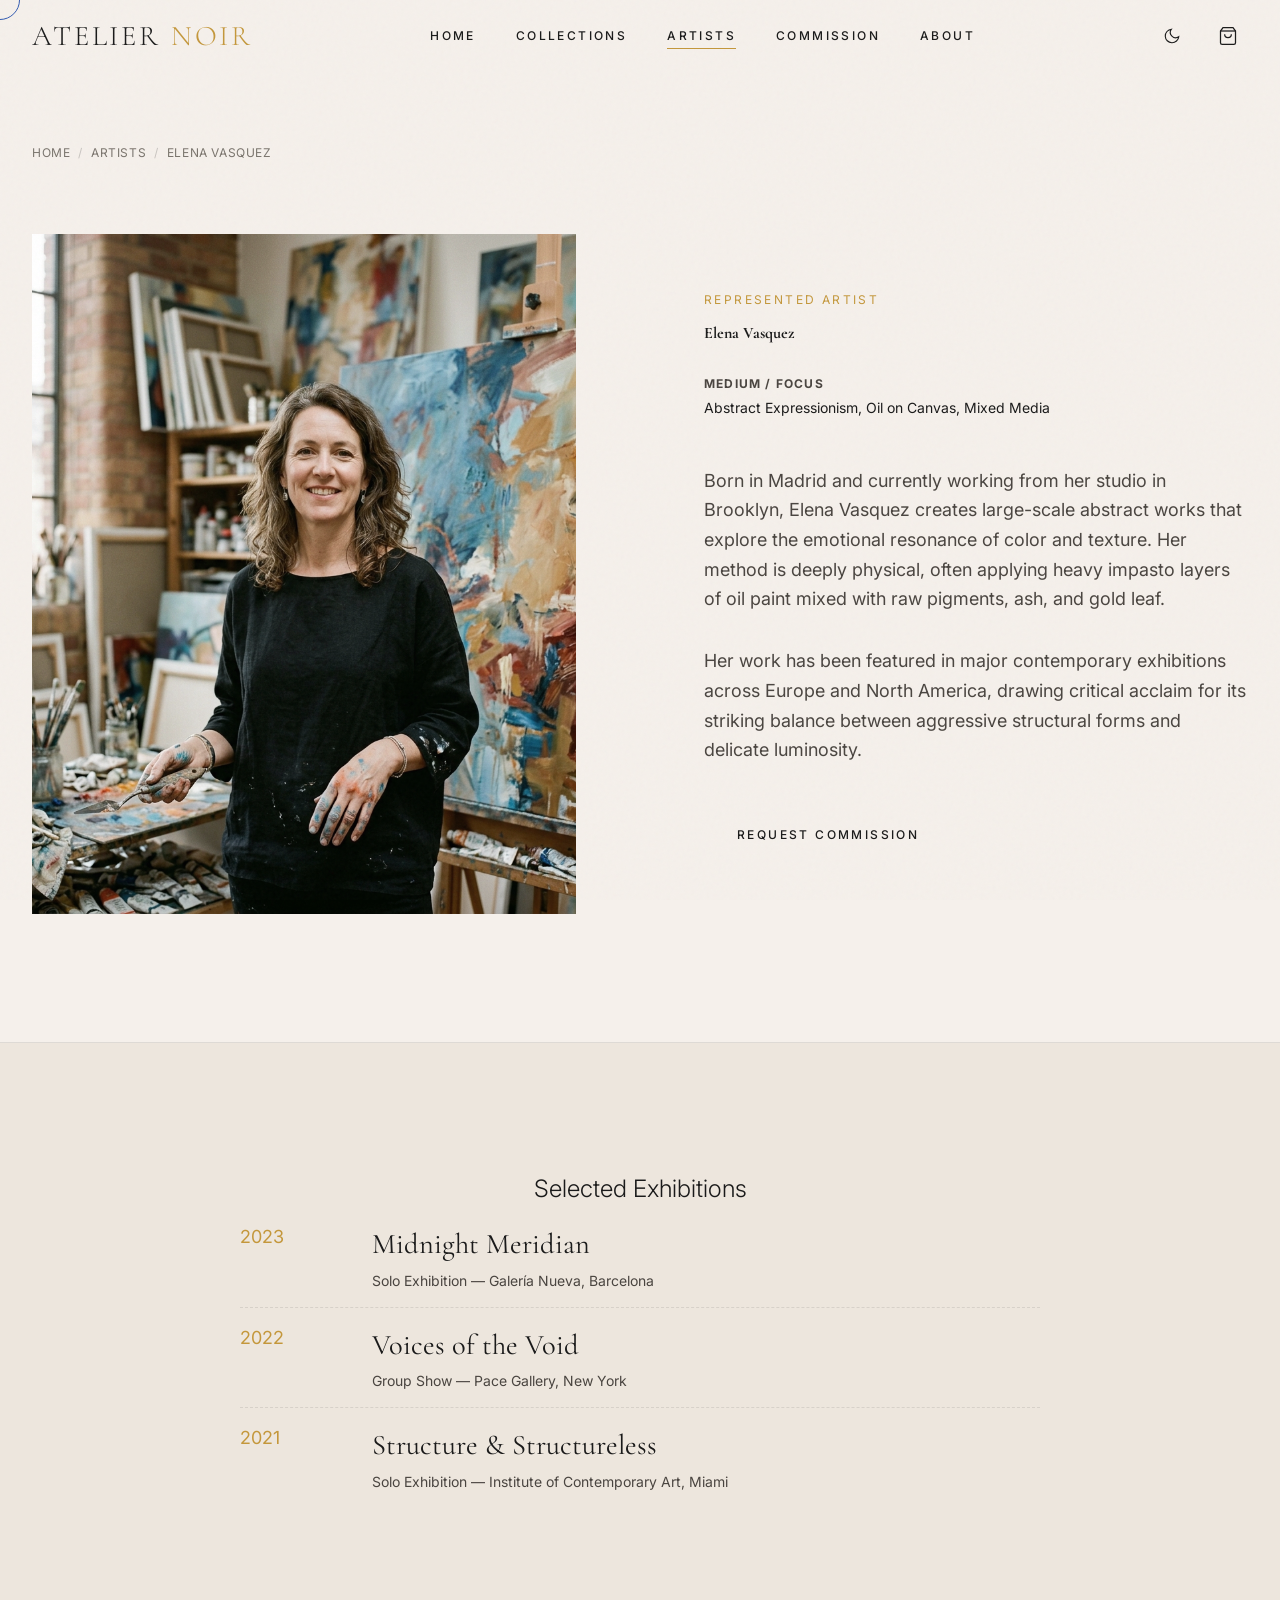
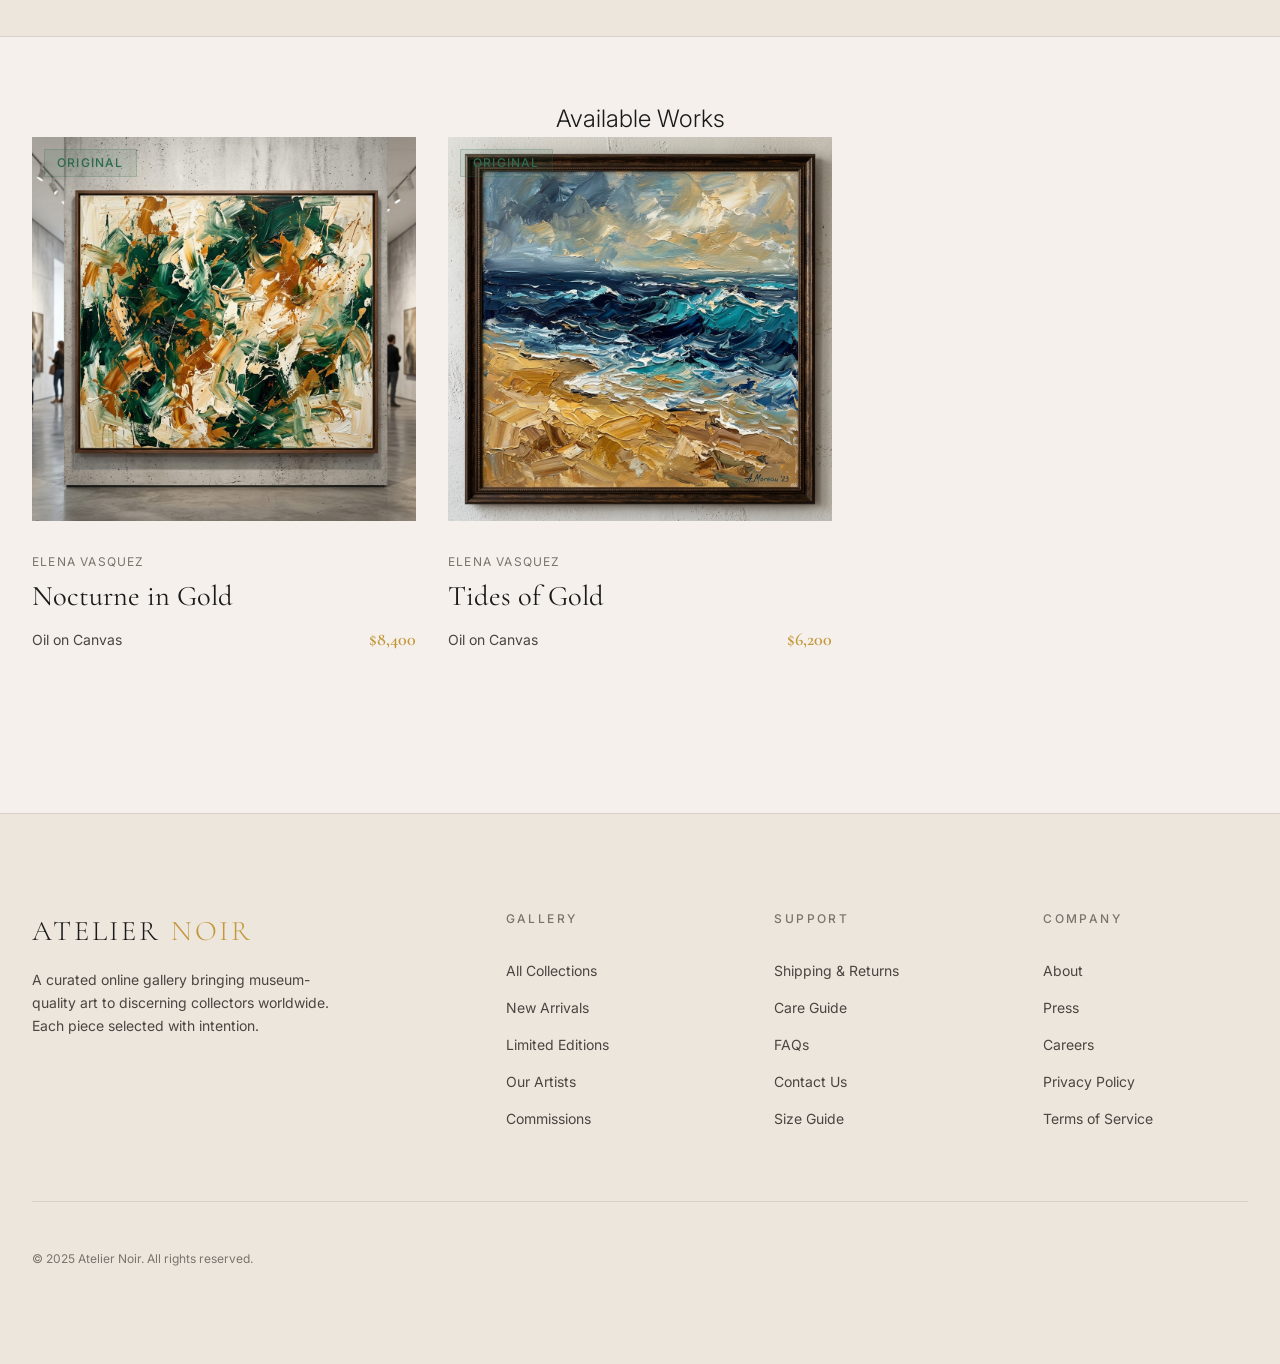
<file: artist-detail.html>
<!DOCTYPE html>
<html lang="en" data-theme="light">
<head>
  <meta charset="UTF-8">
  <meta name="viewport" content="width=device-width, initial-scale=1.0">
  <meta name="description" content="Profile and available works by Elena Vasquez at Atelier Noir.">
  <title>Elena Vasquez — Artist Profile | Atelier Noir</title>

  <!-- Stylesheets -->
  <link rel="stylesheet" href="css/design-system.css">
  <link rel="stylesheet" href="css/animations.css">
  <link rel="stylesheet" href="css/components.css">
  <link rel="stylesheet" href="css/layout.css">
  <link rel="stylesheet" href="css/pages/collection.css"> <!-- For the artwork grid below -->
  <link rel="stylesheet" href="css/pages/artist.css">

  <!-- Favicon -->
  <link rel="icon" type="image/svg+xml" href="data:image/svg+xml,%3Csvg xmlns='http://www.w3.org/2000/svg' viewBox='0 0 32 32'%3E%3Ctext y='28' font-size='28'%3E🎨%3C/text%3E%3C/svg%3E">
</head>
<body>
  <!-- Film Grain Overlay -->
  <div class="grain-overlay" aria-hidden="true"></div>

  <!-- Custom Cursor -->
  <div class="cursor-follower" aria-hidden="true"></div>

  <!-- Navigation -->
  <nav class="nav" id="main-nav" aria-label="Main navigation">
    <div class="nav__inner">
      <a href="index.html" class="nav__logo" id="nav-logo">
        Atelier <span>Noir</span>
      </a>
      
      <div class="nav__links" id="nav-links">
        <a href="index.html" class="nav__link" id="nav-home">Home</a>
        <a href="collection.html" class="nav__link" id="nav-collections">Collections</a>
        <a href="artists.html" class="nav__link nav__link--active" id="nav-artists">Artists</a>
        <a href="commission.html" class="nav__link" id="nav-commission">Commission</a>
        <a href="about.html" class="nav__link" id="nav-about">About</a>
      </div>

      <div class="nav__actions">
        <button class="theme-toggle" id="theme-toggle" aria-label="Toggle theme">
          <svg viewBox="0 0 24 24" fill="none" stroke="currentColor" stroke-width="1.5">
            <path d="M21 12.79A9 9 0 1 1 11.21 3 7 7 0 0 0 21 12.79z"/>
          </svg>
        </button>

        <a href="cart.html" class="btn--icon cart-count" aria-label="Shopping cart">
          <svg width="20" height="20" viewBox="0 0 24 24" fill="none" stroke="currentColor" stroke-width="1.5">
            <path d="M6 2L3 6v14a2 2 0 0 0 2 2h14a2 2 0 0 0 2-2V6l-3-4z"/>
            <line x1="3" y1="6" x2="21" y2="6"/>
            <path d="M16 10a4 4 0 0 1-8 0"/>
          </svg>
          <span class="cart-count__badge" style="display:none">0</span>
        </a>

        <button class="nav__hamburger" aria-label="Toggle menu" aria-expanded="false">
          <span></span>
          <span></span>
          <span></span>
        </button>
      </div>
    </div>
  </nav>

  <div class="page">
    <main class="page__main">
      
      <!-- ===== ARTIST HERO ===== -->
      <section class="artist-hero">
        <div class="container">
          
          <div class="breadcrumbs" style="margin-bottom: var(--space-8);">
            <a href="index.html">Home</a>
            <span class="breadcrumbs__sep">/</span>
            <a href="artists.html">Artists</a>
            <span class="breadcrumbs__sep">/</span>
            <span style="color: var(--color-text)">Elena Vasquez</span>
          </div>

          <div class="artist-hero__grid reveal">
            <div class="artist-hero__image-wrap">
              <img src="assets/artist-elena.png" alt="Elena Vasquez in her studio" class="artist-hero__image">
            </div>
            
            <div class="artist-hero__content">
              <span class="artist-hero__subtitle">Represented Artist</span>
              <h1 class="artist-hero__name">Elena Vasquez</h1>
              
              <div class="artist-hero__focus">
                <strong>Medium / Focus</strong>
                Abstract Expressionism, Oil on Canvas, Mixed Media
              </div>

              <p class="artist-hero__bio">
                Born in Madrid and currently working from her studio in Brooklyn, Elena Vasquez creates large-scale abstract works that explore the emotional resonance of color and texture. Her method is deeply physical, often applying heavy impasto layers of oil paint mixed with raw pigments, ash, and gold leaf.
              </p>
              <p class="artist-hero__bio">
                Her work has been featured in major contemporary exhibitions across Europe and North America, drawing critical acclaim for its striking balance between aggressive structural forms and delicate luminosity.
              </p>

              <a href="commission.html?artist=elena-vasquez" class="btn btn--outline" style="align-self: flex-start; margin-top: var(--space-4);">Request Commission</a>
            </div>
          </div>

        </div>
      </section>

      <!-- ===== EXHIBITIONS ===== -->
      <section class="artist-exhibitions reveal">
        <div class="container">
          <h2 class="font-display text-3xl mb-8" style="text-align: center; font-weight: var(--weight-light);">Selected Exhibitions</h2>
          
          <div class="exhibitions-list">
            <div class="exhibition-item">
              <div class="exhibition-item__year">2023</div>
              <div class="exhibition-item__details">
                <h4>Midnight Meridian</h4>
                <p>Solo Exhibition — Galería Nueva, Barcelona</p>
              </div>
            </div>
            <div class="exhibition-item">
              <div class="exhibition-item__year">2022</div>
              <div class="exhibition-item__details">
                <h4>Voices of the Void</h4>
                <p>Group Show — Pace Gallery, New York</p>
              </div>
            </div>
            <div class="exhibition-item">
              <div class="exhibition-item__year">2021</div>
              <div class="exhibition-item__details">
                <h4>Structure & Structureless</h4>
                <p>Solo Exhibition — Institute of Contemporary Art, Miami</p>
              </div>
            </div>
          </div>
        </div>
      </section>

      <!-- ===== AVAILABLE WORKS GRID ===== -->
      <section class="gallery" style="background: var(--color-bg);">
        <div class="container">
          <h2 class="font-display text-4xl mb-8" style="text-align: center; font-weight: var(--weight-light);">Available Works</h2>
          
          <div class="gallery__grid reveal-stagger">
            
            <!-- Reusing the artwork cards from collection.html -->
            <div class="gallery__item">
              <a href="product.html" class="artwork-card">
                <div class="artwork-card__image-wrap">
                  <div class="artwork-card__badges">
                    <span class="badge badge--original">Original</span>
                  </div>
                  <img src="assets/artwork-abstract.png" alt="Abstract Expressionist Painting" class="artwork-card__image" loading="lazy">
                  <div class="artwork-card__overlay"></div>
                  <span class="artwork-card__action">View Work</span>
                </div>
                <div class="artwork-card__info">
                  <div class="artwork-card__artist">Elena Vasquez</div>
                  <h3 class="artwork-card__title">Nocturne in Gold</h3>
                  <div class="artwork-card__details">
                    <span class="artwork-card__medium">Oil on Canvas</span>
                    <span class="artwork-card__price">$8,400</span>
                  </div>
                </div>
              </a>
            </div>

            <!-- Fake second artwork for the grid -->
            <div class="gallery__item">
              <a href="product.html" class="artwork-card">
                <div class="artwork-card__image-wrap">
                  <div class="artwork-card__badges">
                    <span class="badge badge--original">Original</span>
                  </div>
                  <img src="assets/artwork-painting.png" alt="Impressionist Seascape" class="artwork-card__image" loading="lazy">
                  <div class="artwork-card__overlay"></div>
                  <span class="artwork-card__action">View Work</span>
                </div>
                <div class="artwork-card__info">
                  <div class="artwork-card__artist">Elena Vasquez</div>
                  <h3 class="artwork-card__title">Tides of Gold</h3>
                  <div class="artwork-card__details">
                    <span class="artwork-card__medium">Oil on Canvas</span>
                    <span class="artwork-card__price">$6,200</span>
                  </div>
                </div>
              </a>
            </div>

          </div>
        </div>
      </section>

    </main>

    <!-- ===== FOOTER ===== -->
    <footer class="footer" id="main-footer">
      <div class="container">
        <div class="footer__grid">
          <div>
            <div class="footer__brand">Atelier <span>Noir</span></div>
            <p class="footer__desc">
              A curated online gallery bringing museum-quality art to discerning collectors worldwide. Each piece selected with intention.
            </p>
          </div>

          <div>
            <h4 class="footer__heading">Gallery</h4>
            <a href="collection.html" class="footer__link">All Collections</a>
            <a href="collection.html" class="footer__link">New Arrivals</a>
            <a href="collection.html" class="footer__link">Limited Editions</a>
            <a href="artists.html" class="footer__link">Our Artists</a>
            <a href="commission.html" class="footer__link">Commissions</a>
          </div>

          <div>
            <h4 class="footer__heading">Support</h4>
            <a href="#" class="footer__link">Shipping & Returns</a>
            <a href="#" class="footer__link">Care Guide</a>
            <a href="#" class="footer__link">FAQs</a>
            <a href="#" class="footer__link">Contact Us</a>
            <a href="#" class="footer__link">Size Guide</a>
          </div>

          <div>
            <h4 class="footer__heading">Company</h4>
            <a href="about.html" class="footer__link">About</a>
            <a href="#" class="footer__link">Press</a>
            <a href="#" class="footer__link">Careers</a>
            <a href="#" class="footer__link">Privacy Policy</a>
            <a href="#" class="footer__link">Terms of Service</a>
          </div>
        </div>

        <div class="footer__bottom">
          <p class="footer__copy">© 2025 Atelier Noir. All rights reserved.</p>
        </div>
      </div>
    </footer>
  </div>

  <!-- Scripts -->
  <script src="js/app.js"></script>
</body>
</html>
</file>
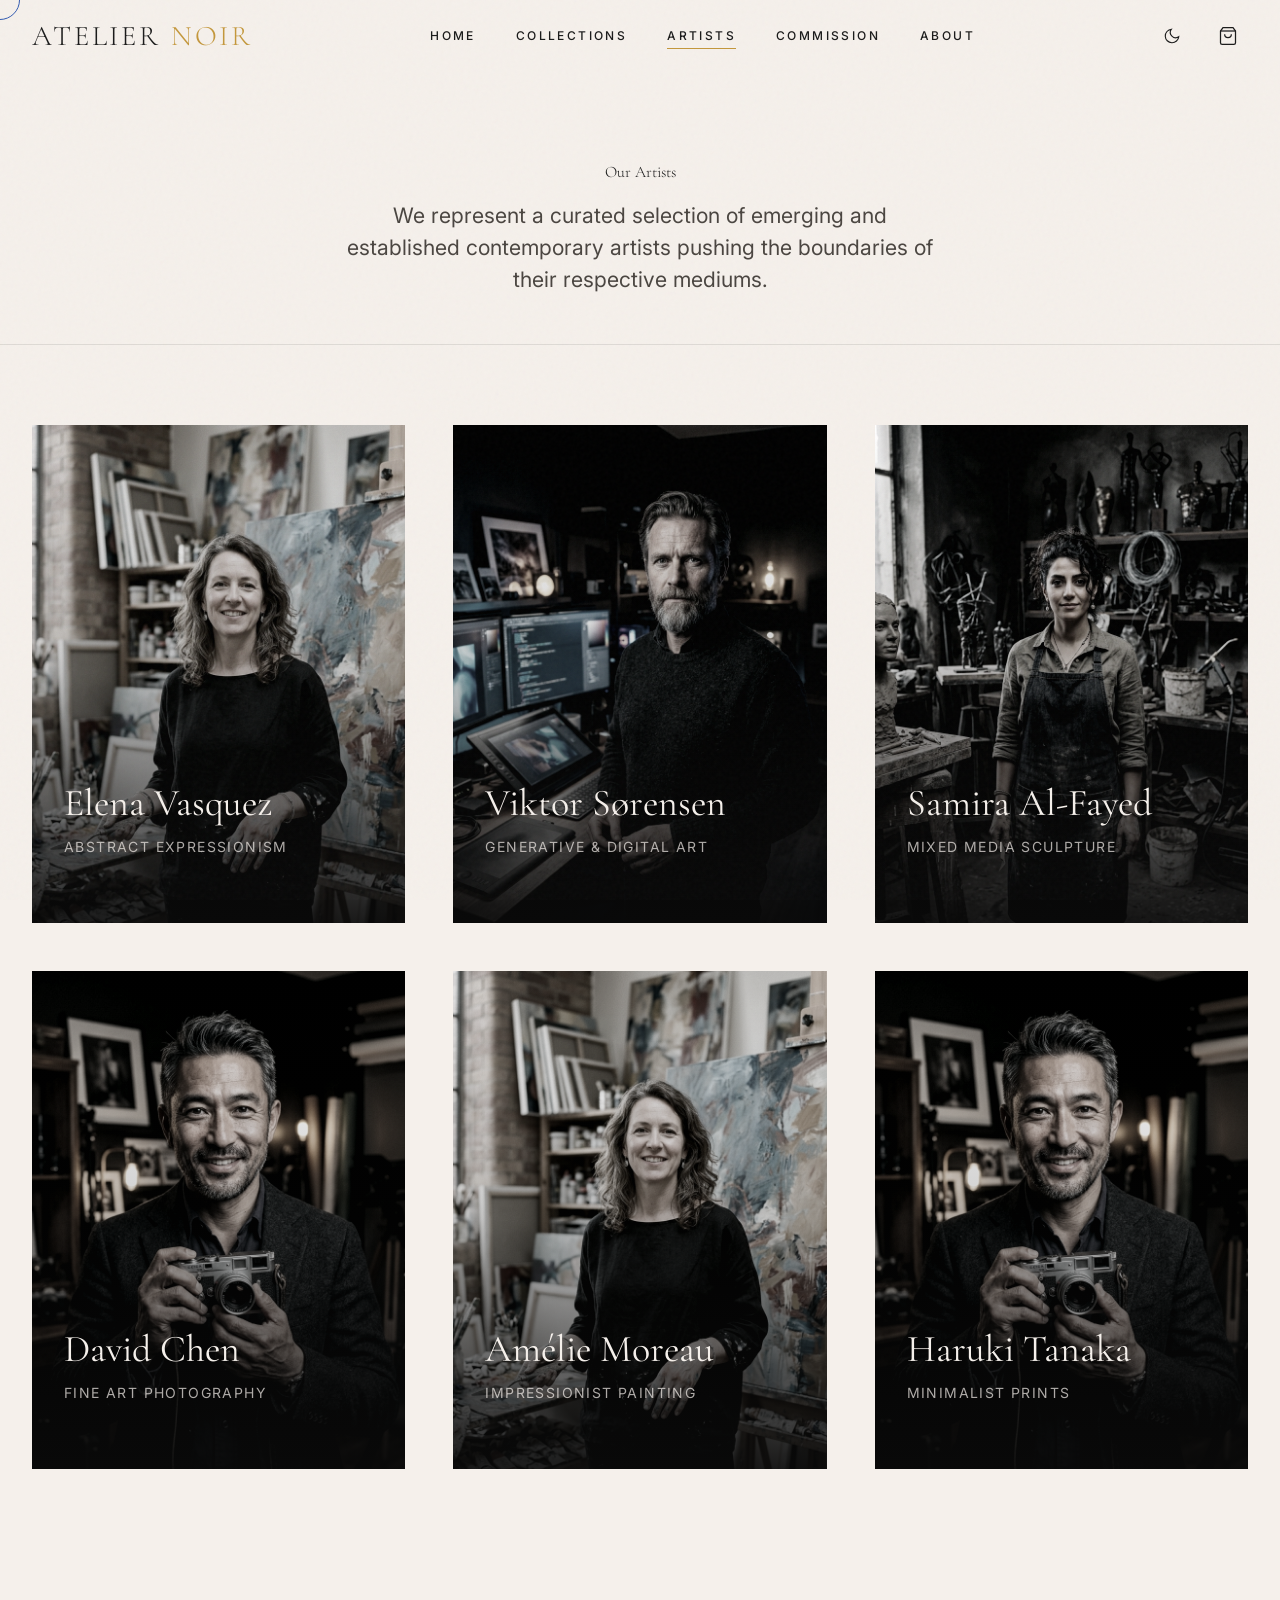
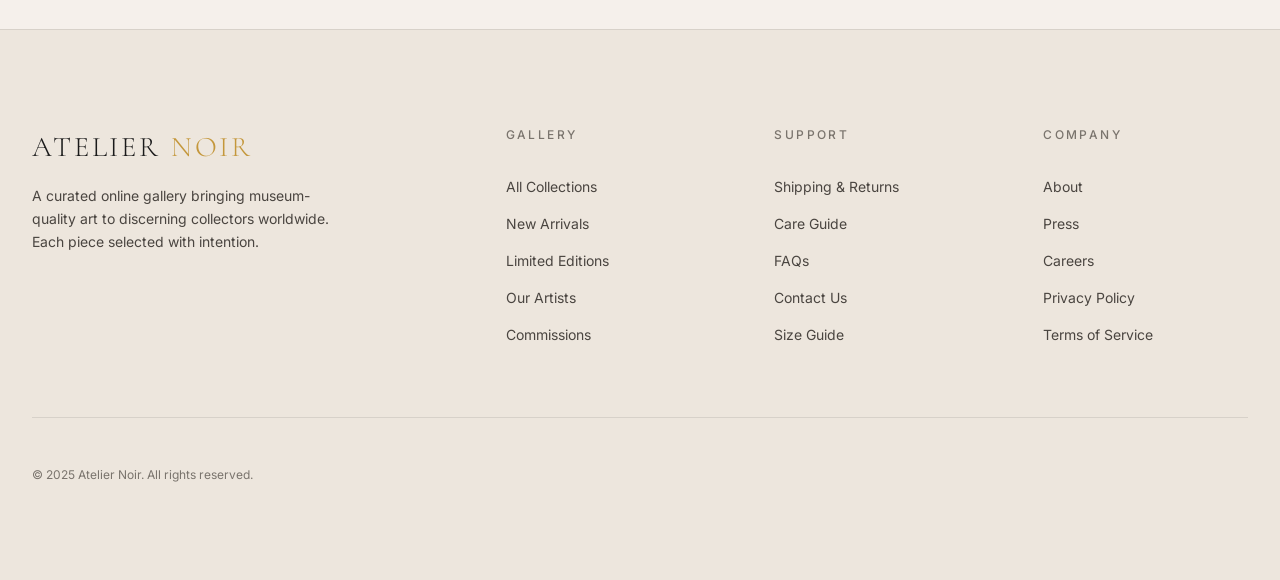
<file: artists.html>
<!DOCTYPE html>
<html lang="en" data-theme="light">
<head>
  <meta charset="UTF-8">
  <meta name="viewport" content="width=device-width, initial-scale=1.0">
  <meta name="description" content="Discover the talented artists represented by Atelier Noir.">
  <title>Our Artists — Atelier Noir</title>

  <!-- Stylesheets -->
  <link rel="stylesheet" href="css/design-system.css">
  <link rel="stylesheet" href="css/animations.css">
  <link rel="stylesheet" href="css/components.css">
  <link rel="stylesheet" href="css/layout.css">
  <link rel="stylesheet" href="css/pages/artist.css">

  <!-- Favicon -->
  <link rel="icon" type="image/svg+xml" href="data:image/svg+xml,%3Csvg xmlns='http://www.w3.org/2000/svg' viewBox='0 0 32 32'%3E%3Ctext y='28' font-size='28'%3E🎨%3C/text%3E%3C/svg%3E">
</head>
<body>
  <!-- Film Grain Overlay -->
  <div class="grain-overlay" aria-hidden="true"></div>

  <!-- Custom Cursor -->
  <div class="cursor-follower" aria-hidden="true"></div>

  <!-- Navigation -->
  <nav class="nav" id="main-nav" aria-label="Main navigation">
    <div class="nav__inner">
      <a href="index.html" class="nav__logo" id="nav-logo">
        Atelier <span>Noir</span>
      </a>
      
      <div class="nav__links" id="nav-links">
        <a href="index.html" class="nav__link" id="nav-home">Home</a>
        <a href="collection.html" class="nav__link" id="nav-collections">Collections</a>
        <a href="artists.html" class="nav__link nav__link--active" id="nav-artists">Artists</a>
        <a href="commission.html" class="nav__link" id="nav-commission">Commission</a>
        <a href="about.html" class="nav__link" id="nav-about">About</a>
      </div>

      <div class="nav__actions">
        <button class="theme-toggle" id="theme-toggle" aria-label="Toggle theme">
          <svg viewBox="0 0 24 24" fill="none" stroke="currentColor" stroke-width="1.5">
            <path d="M21 12.79A9 9 0 1 1 11.21 3 7 7 0 0 0 21 12.79z"/>
          </svg>
        </button>

        <a href="cart.html" class="btn--icon cart-count" aria-label="Shopping cart">
          <svg width="20" height="20" viewBox="0 0 24 24" fill="none" stroke="currentColor" stroke-width="1.5">
            <path d="M6 2L3 6v14a2 2 0 0 0 2 2h14a2 2 0 0 0 2-2V6l-3-4z"/>
            <line x1="3" y1="6" x2="21" y2="6"/>
            <path d="M16 10a4 4 0 0 1-8 0"/>
          </svg>
          <span class="cart-count__badge" style="display:none">0</span>
        </a>

        <button class="nav__hamburger" aria-label="Toggle menu" aria-expanded="false">
          <span></span>
          <span></span>
          <span></span>
        </button>
      </div>
    </div>
  </nav>

  <div class="page">
    <main class="page__main">
      
      <header class="artists-header reveal">
        <div class="container">
          <h1 class="artists-header__title">Our Artists</h1>
          <p class="artists-header__desc">
            We represent a curated selection of emerging and established contemporary artists pushing the boundaries of their respective mediums.
          </p>
        </div>
      </header>

      <section class="artists-directory">
        <div class="container">
          <div class="artists-grid reveal-stagger">
            
            <a href="artist-detail.html" class="artist-card">
              <img src="assets/artist-elena.png" alt="Elena Vasquez" class="artist-card__image" loading="lazy">
              <div class="artist-card__overlay">
                <h3 class="artist-card__name">Elena Vasquez</h3>
                <span class="artist-card__specialty">Abstract Expressionism</span>
                <span class="artist-card__action">
                  View Profile &amp; Works
                  <svg width="16" height="16" viewBox="0 0 24 24" fill="none" stroke="currentColor" stroke-width="1.5">
                    <path d="M5 12h14M12 5l7 7-7 7"/>
                  </svg>
                </span>
              </div>
            </a>

            <!-- Repeated placeholder artists to build the grid -->
            <a href="artist-detail.html" class="artist-card">
              <img src="assets/artist_viktor.png" alt="Viktor Sørensen" class="artist-card__image" loading="lazy">
              <div class="artist-card__overlay">
                <h3 class="artist-card__name">Viktor Sørensen</h3>
                <span class="artist-card__specialty">Generative &amp; Digital Art</span>
                <span class="artist-card__action">
                  View Profile &amp; Works
                  <svg width="16" height="16" viewBox="0 0 24 24" fill="none" stroke="currentColor" stroke-width="1.5">
                    <path d="M5 12h14M12 5l7 7-7 7"/>
                  </svg>
                </span>
              </div>
            </a>

            <a href="artist-detail.html" class="artist-card">
              <img src="assets/artist_samira.png" alt="Samira Al-Fayed" class="artist-card__image" loading="lazy">
              <div class="artist-card__overlay">
                <h3 class="artist-card__name">Samira Al-Fayed</h3>
                <span class="artist-card__specialty">Mixed Media Sculpture</span>
                <span class="artist-card__action">
                  View Profile &amp; Works
                  <svg width="16" height="16" viewBox="0 0 24 24" fill="none" stroke="currentColor" stroke-width="1.5">
                    <path d="M5 12h14M12 5l7 7-7 7"/>
                  </svg>
                </span>
              </div>
            </a>

            <a href="artist-detail.html" class="artist-card">
              <img src="assets/artist_david.png" alt="David Chen" class="artist-card__image" loading="lazy">
              <div class="artist-card__overlay">
                <h3 class="artist-card__name">David Chen</h3>
                <span class="artist-card__specialty">Fine Art Photography</span>
                <span class="artist-card__action">
                  View Profile &amp; Works
                  <svg width="16" height="16" viewBox="0 0 24 24" fill="none" stroke="currentColor" stroke-width="1.5">
                    <path d="M5 12h14M12 5l7 7-7 7"/>
                  </svg>
                </span>
              </div>
            </a>

            <a href="artist-detail.html" class="artist-card">
              <img src="assets/artist_amelie.png" alt="Amélie Moreau" class="artist-card__image" loading="lazy">
              <div class="artist-card__overlay">
                <h3 class="artist-card__name">Amélie Moreau</h3>
                <span class="artist-card__specialty">Impressionist Painting</span>
                <span class="artist-card__action">
                  View Profile &amp; Works
                  <svg width="16" height="16" viewBox="0 0 24 24" fill="none" stroke="currentColor" stroke-width="1.5">
                    <path d="M5 12h14M12 5l7 7-7 7"/>
                  </svg>
                </span>
              </div>
            </a>

            <a href="artist-detail.html" class="artist-card">
              <img src="assets/artist_haruki.png" alt="Haruki Tanaka" class="artist-card__image" loading="lazy">
              <div class="artist-card__overlay">
                <h3 class="artist-card__name">Haruki Tanaka</h3>
                <span class="artist-card__specialty">Minimalist Prints</span>
                <span class="artist-card__action">
                  View Profile &amp; Works
                  <svg width="16" height="16" viewBox="0 0 24 24" fill="none" stroke="currentColor" stroke-width="1.5">
                    <path d="M5 12h14M12 5l7 7-7 7"/>
                  </svg>
                </span>
              </div>
            </a>
            
          </div>
        </div>
      </section>

    </main>

    <!-- ===== FOOTER ===== -->
    <footer class="footer" id="main-footer">
      <div class="container">
        <div class="footer__grid">
          <div>
            <div class="footer__brand">Atelier <span>Noir</span></div>
            <p class="footer__desc">
              A curated online gallery bringing museum-quality art to discerning collectors worldwide. Each piece selected with intention.
            </p>
          </div>

          <div>
            <h4 class="footer__heading">Gallery</h4>
            <a href="collection.html" class="footer__link">All Collections</a>
            <a href="collection.html" class="footer__link">New Arrivals</a>
            <a href="collection.html" class="footer__link">Limited Editions</a>
            <a href="artists.html" class="footer__link">Our Artists</a>
            <a href="commission.html" class="footer__link">Commissions</a>
          </div>

          <div>
            <h4 class="footer__heading">Support</h4>
            <a href="#" class="footer__link">Shipping & Returns</a>
            <a href="#" class="footer__link">Care Guide</a>
            <a href="#" class="footer__link">FAQs</a>
            <a href="#" class="footer__link">Contact Us</a>
            <a href="#" class="footer__link">Size Guide</a>
          </div>

          <div>
            <h4 class="footer__heading">Company</h4>
            <a href="about.html" class="footer__link">About</a>
            <a href="#" class="footer__link">Press</a>
            <a href="#" class="footer__link">Careers</a>
            <a href="#" class="footer__link">Privacy Policy</a>
            <a href="#" class="footer__link">Terms of Service</a>
          </div>
        </div>

        <div class="footer__bottom">
          <p class="footer__copy">© 2025 Atelier Noir. All rights reserved.</p>
        </div>
      </div>
    </footer>
  </div>

  <!-- Scripts -->
  <script src="js/app.js"></script>
</body>
</html>
</file>
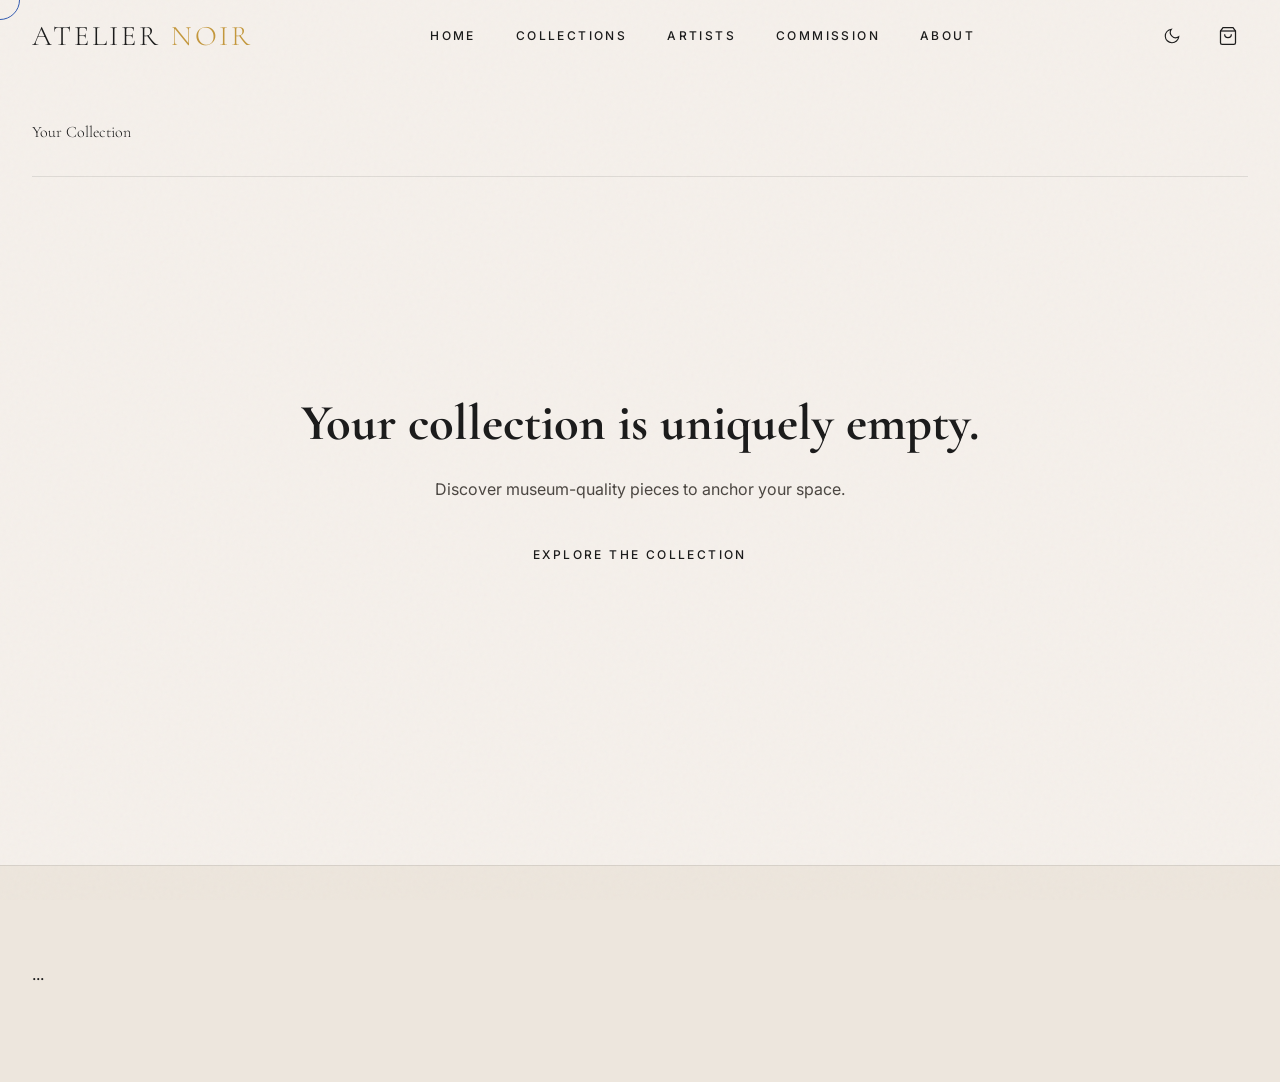
<file: cart.html>
<!DOCTYPE html>
<html lang="en" data-theme="light">
<head>
  <meta charset="UTF-8">
  <meta name="viewport" content="width=device-width, initial-scale=1.0">
  <meta name="description" content="Your secure checkout at Atelier Noir.">
  <title>Your Collection Cart — Atelier Noir</title>

  <!-- Stylesheets -->
  <link rel="stylesheet" href="css/design-system.css">
  <link rel="stylesheet" href="css/animations.css">
  <link rel="stylesheet" href="css/components.css">
  <link rel="stylesheet" href="css/layout.css">
  <link rel="stylesheet" href="css/pages/cart.css">

  <!-- Favicon -->
  <link rel="icon" type="image/svg+xml" href="data:image/svg+xml,%3Csvg xmlns='http://www.w3.org/2000/svg' viewBox='0 0 32 32'%3E%3Ctext y='28' font-size='28'%3E🎨%3C/text%3E%3C/svg%3E">
</head>
<body>
  <!-- Film Grain Overlay -->
  <div class="grain-overlay" aria-hidden="true"></div>

  <!-- Custom Cursor -->
  <div class="cursor-follower" aria-hidden="true"></div>

  <!-- Navigation -->
  <nav class="nav" id="main-nav" aria-label="Main navigation">
    <div class="nav__inner">
      <a href="index.html" class="nav__logo" id="nav-logo">
        Atelier <span>Noir</span>
      </a>
      
      <div class="nav__links" id="nav-links">
        <a href="index.html" class="nav__link" id="nav-home">Home</a>
        <a href="collection.html" class="nav__link" id="nav-collections">Collections</a>
        <a href="artists.html" class="nav__link" id="nav-artists">Artists</a>
        <a href="commission.html" class="nav__link" id="nav-commission">Commission</a>
        <a href="about.html" class="nav__link" id="nav-about">About</a>
      </div>

      <div class="nav__actions">
        <button class="theme-toggle" id="theme-toggle" aria-label="Toggle theme">
          <svg viewBox="0 0 24 24" fill="none" stroke="currentColor" stroke-width="1.5">
            <path d="M21 12.79A9 9 0 1 1 11.21 3 7 7 0 0 0 21 12.79z"/>
          </svg>
        </button>

        <a href="cart.html" class="btn--icon cart-count" aria-label="Shopping cart">
          <svg width="20" height="20" viewBox="0 0 24 24" fill="none" stroke="currentColor" stroke-width="1.5">
            <path d="M6 2L3 6v14a2 2 0 0 0 2 2h14a2 2 0 0 0 2-2V6l-3-4z"/>
            <line x1="3" y1="6" x2="21" y2="6"/>
            <path d="M16 10a4 4 0 0 1-8 0"/>
          </svg>
          <span class="cart-count__badge" style="display:none">0</span>
        </a>

        <button class="nav__hamburger" aria-label="Toggle menu" aria-expanded="false">
          <span></span>
          <span></span>
          <span></span>
        </button>
      </div>
    </div>
  </nav>

  <div class="page">
    <main class="page__main">
      
      <section class="cart-page container">
        
        <header class="cart-header reveal">
          <h1 class="cart-header__title">Your Collection</h1>
        </header>

        <div class="cart-empty reveal" id="cart-empty" style="display: none;">
          <h2>Your collection is uniquely empty.</h2>
          <p>Discover museum-quality pieces to anchor your space.</p>
          <a href="collection.html" class="btn btn--outline">Explore the Collection</a>
        </div>

        <div class="cart-grid reveal" id="cart-content">
          
          <!-- Mock cart items (Normally populated via Liquid/JS) -->
          <div class="cart-items">
            <div class="cart-item">
              <div class="cart-item__image-wrap">
                <img src="assets/artwork-abstract.png" alt="Nocturne in Gold" class="cart-item__image">
              </div>
              <div class="cart-item__details">
                <span class="cart-item__artist">Elena Vasquez</span>
                <h3 class="cart-item__title">Nocturne in Gold</h3>
                <p class="cart-item__meta">Medium: Oil and 24k Gold Leaf on Canvas<br>Frame: Walnut Float Frame</p>
                <button class="cart-item__remove" id="btn-remove">Remove</button>
              </div>
              <div class="cart-item__price">
                $8,850
              </div>
            </div>
          </div>

          <!-- Checkout Summary -->
          <div class="cart-summary">
            <h3 class="cart-summary__title">Acquisition Summary</h3>
            
            <div class="summary-row">
              <span>Subtotal</span>
              <span>$8,850</span>
            </div>
            
            <div class="summary-row">
              <span>Secure Shipping & Art Crating</span>
              <span>Calculated at checkout</span>
            </div>

            <div class="summary-row">
              <span>Taxes</span>
              <span>Calculated at checkout</span>
            </div>

            <div class="summary-row summary-row--total">
              <span>Estimated Total</span>
              <span>$8,850</span>
            </div>

            <button class="btn btn--primary cart-summary__checkout" onclick="alert('Proceeding to Shopify secure checkout...')">Secure Checkout</button>
            
            <div class="cart-secure">
              <svg width="14" height="14" viewBox="0 0 24 24" fill="none" stroke="currentColor" stroke-width="1.5">
                <rect x="3" y="11" width="18" height="11" rx="2" ry="2"/>
                <path d="M7 11V7a5 5 0 0 1 10 0v4"/>
              </svg>
              Standard SSL Encrypted Payment
            </div>
          </div>

        </div>

      </section>

    </main>

    <!-- ===== FOOTER ===== -->
    <footer class="footer" id="main-footer">
      <div class="container">
        ...
      </div>
    </footer>
  </div>

  <!-- Scripts -->
  <script src="js/app.js"></script>
  <script>
    document.addEventListener('DOMContentLoaded', () => {
      // Simulate reading localStorage count
      const count = parseInt(localStorage.getItem('atelierCartData') || '0', 10);
      const content = document.getElementById('cart-content');
      const empty = document.getElementById('cart-empty');
      const removeBtn = document.getElementById('btn-remove');
      
      const checkCart = () => {
        const currentCount = parseInt(localStorage.getItem('atelierCartData') || '0', 10);
        if (currentCount === 0) {
          content.style.display = 'none';
          empty.style.display = 'block';
        } else {
          content.style.display = 'grid';
          empty.style.display = 'none';
        }
      };

      if (removeBtn) {
        removeBtn.addEventListener('click', () => {
          localStorage.setItem('atelierCartData', '0');
          window.AtelierCart && window.AtelierCart.updateUI();
          checkCart();
        });
      }

      checkCart();
    });
  </script>
</body>
</html>
</file>
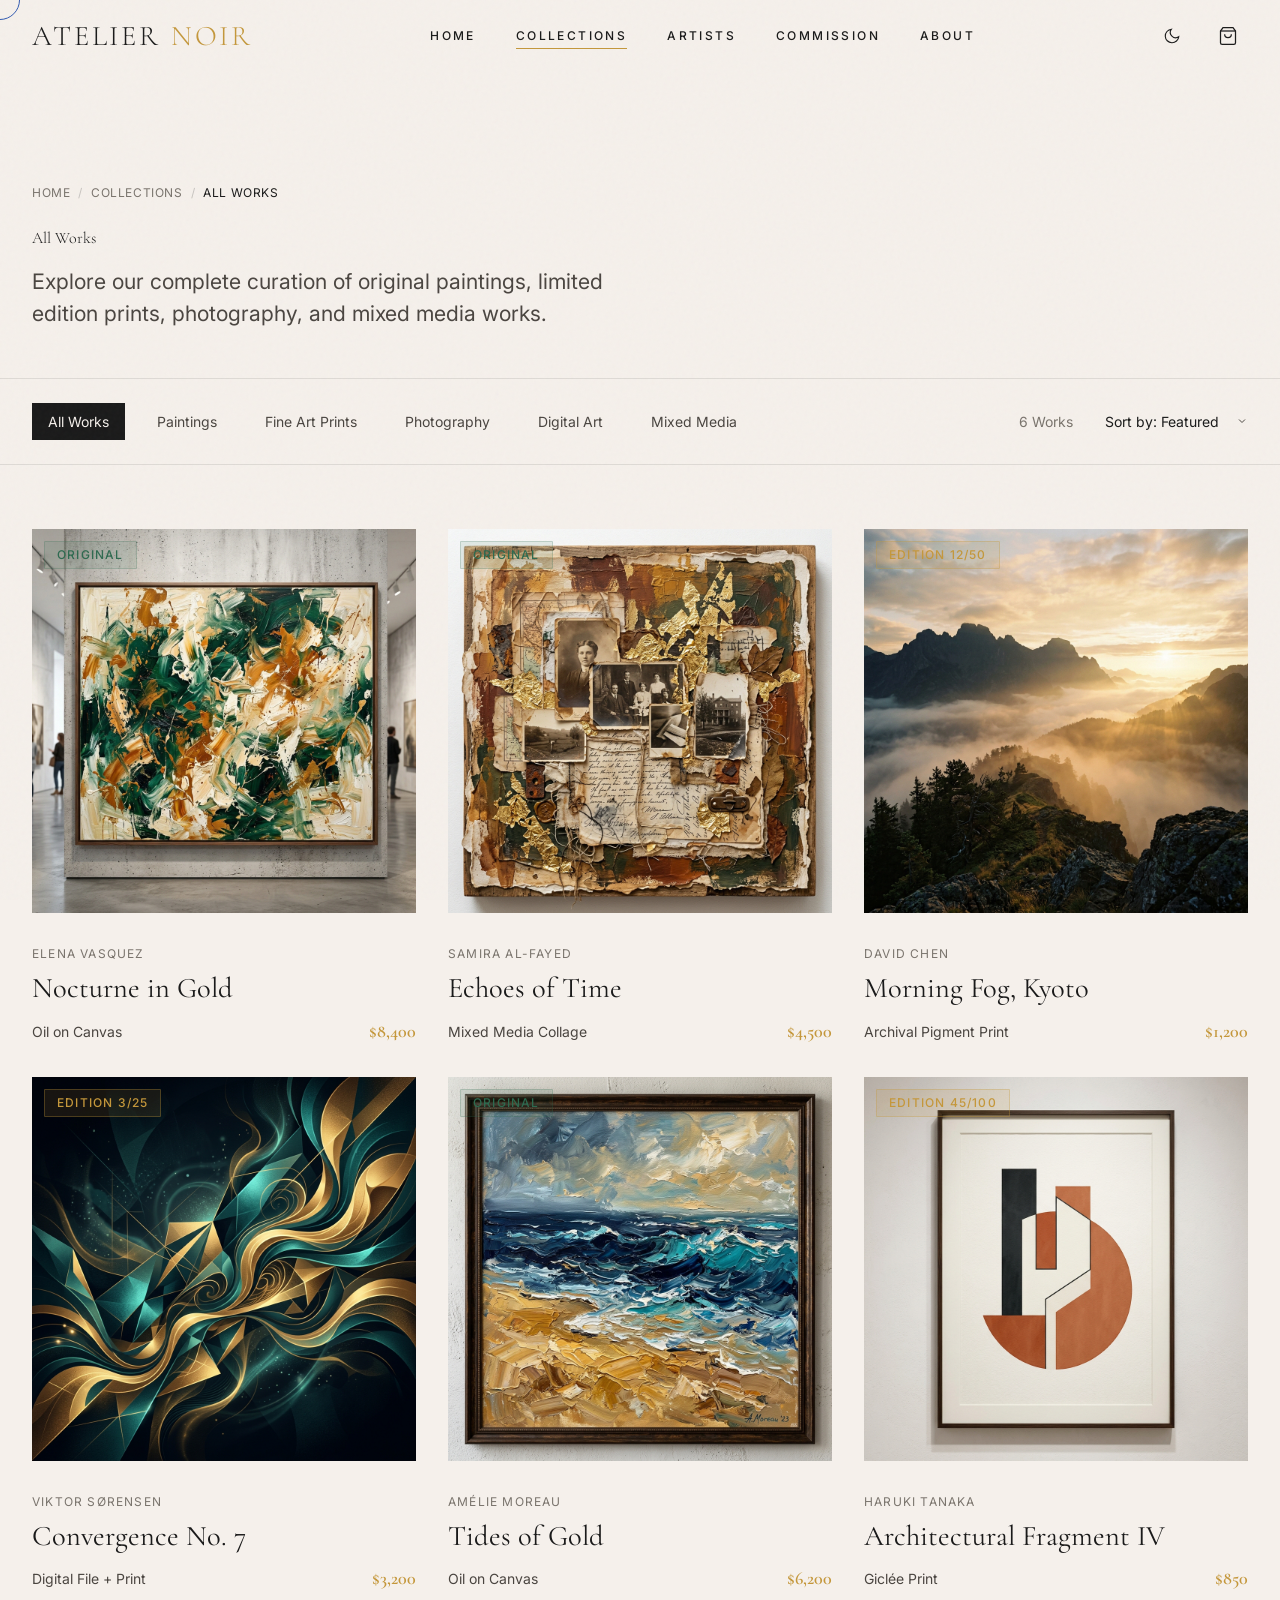
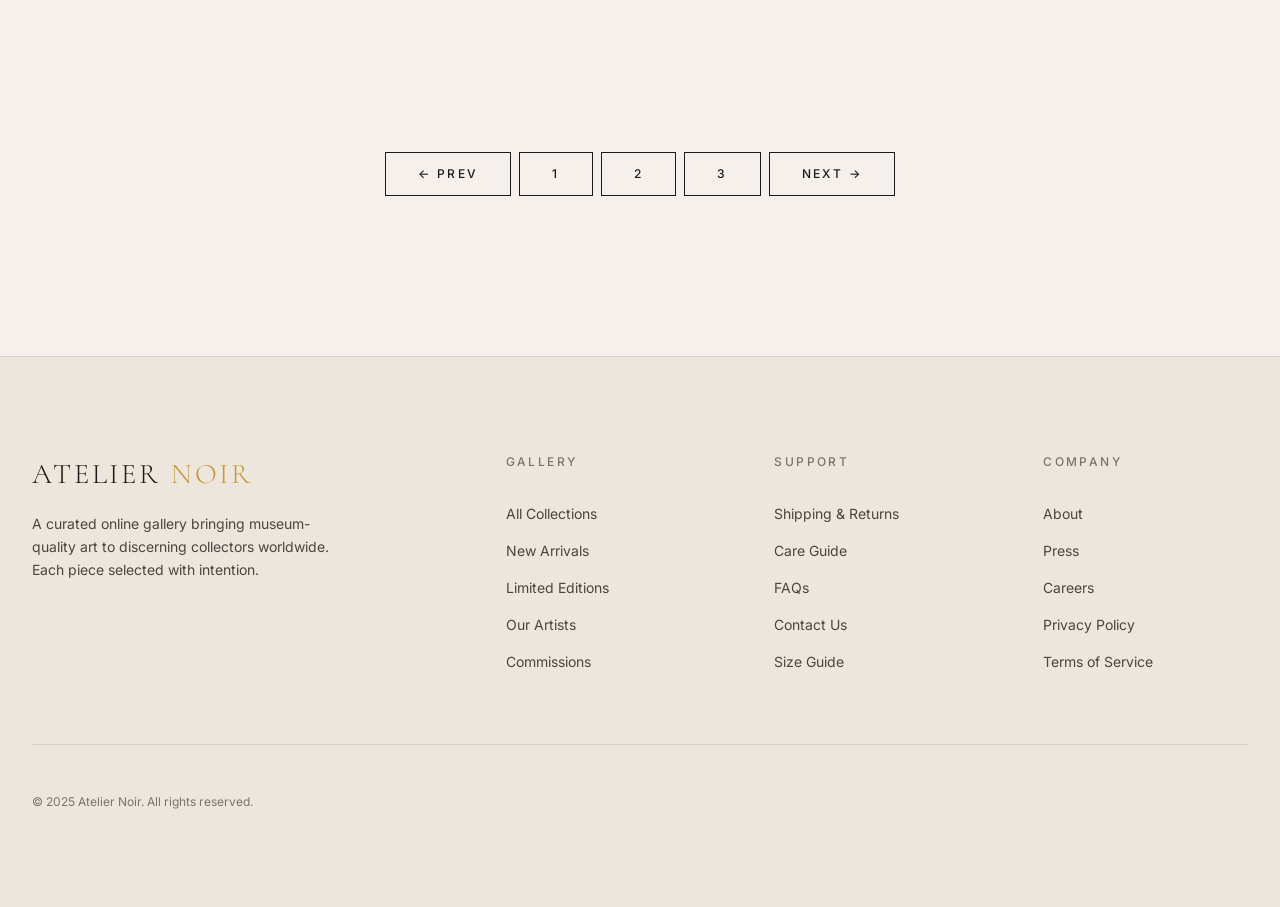
<file: collection.html>
<!DOCTYPE html>
<html lang="en" data-theme="light">
<head>
  <meta charset="UTF-8">
  <meta name="viewport" content="width=device-width, initial-scale=1.0">
  <meta name="description" content="Explore the full collection of museum-quality fine art at Atelier Noir.">
  <title>Collection — Atelier Noir</title>

  <!-- Stylesheets -->
  <link rel="stylesheet" href="css/design-system.css">
  <link rel="stylesheet" href="css/animations.css">
  <link rel="stylesheet" href="css/components.css">
  <link rel="stylesheet" href="css/layout.css">
  <link rel="stylesheet" href="css/pages/collection.css">

  <!-- Favicon -->
  <link rel="icon" type="image/svg+xml" href="data:image/svg+xml,%3Csvg xmlns='http://www.w3.org/2000/svg' viewBox='0 0 32 32'%3E%3Ctext y='28' font-size='28'%3E🎨%3C/text%3E%3C/svg%3E">
</head>
<body>
  <!-- Film Grain Overlay -->
  <div class="grain-overlay" aria-hidden="true"></div>

  <!-- Custom Cursor -->
  <div class="cursor-follower" aria-hidden="true"></div>

  <!-- Navigation -->
  <nav class="nav" id="main-nav" aria-label="Main navigation">
    <div class="nav__inner">
      <a href="index.html" class="nav__logo" id="nav-logo">
        Atelier <span>Noir</span>
      </a>
      
      <div class="nav__links" id="nav-links">
        <a href="index.html" class="nav__link" id="nav-home">Home</a>
        <a href="collection.html" class="nav__link nav__link--active" id="nav-collections">Collections</a>
        <a href="artists.html" class="nav__link" id="nav-artists">Artists</a>
        <a href="commission.html" class="nav__link" id="nav-commission">Commission</a>
        <a href="about.html" class="nav__link" id="nav-about">About</a>
      </div>

      <div class="nav__actions">
        <button class="theme-toggle" id="theme-toggle" aria-label="Toggle theme">
          <svg viewBox="0 0 24 24" fill="none" stroke="currentColor" stroke-width="1.5">
            <path d="M21 12.79A9 9 0 1 1 11.21 3 7 7 0 0 0 21 12.79z"/>
          </svg>
        </button>

        <a href="cart.html" class="btn--icon cart-count" aria-label="Shopping cart">
          <svg width="20" height="20" viewBox="0 0 24 24" fill="none" stroke="currentColor" stroke-width="1.5">
            <path d="M6 2L3 6v14a2 2 0 0 0 2 2h14a2 2 0 0 0 2-2V6l-3-4z"/>
            <line x1="3" y1="6" x2="21" y2="6"/>
            <path d="M16 10a4 4 0 0 1-8 0"/>
          </svg>
          <span class="cart-count__badge" style="display:none">0</span>
        </a>

        <button class="nav__hamburger" aria-label="Toggle menu" aria-expanded="false">
          <span></span>
          <span></span>
          <span></span>
        </button>
      </div>
    </div>
  </nav>

  <!-- Mobile Navigation Overlay -->
  <div class="mobile-nav" aria-label="Mobile navigation">
    <a href="index.html" class="mobile-nav__link">Home</a>
    <a href="collection.html" class="mobile-nav__link">Collections</a>
    <a href="artists.html" class="mobile-nav__link">Artists</a>
    <a href="commission.html" class="mobile-nav__link">Commission</a>
    <a href="about.html" class="mobile-nav__link">About</a>
    <a href="cart.html" class="mobile-nav__link">Cart</a>
  </div>

  <div class="page">
    <main class="page__main">
      <!-- ===== COLLECTION HEADER ===== -->
      <header class="collection-header reveal">
        <div class="container">
          <div class="breadcrumbs">
            <a href="index.html">Home</a>
            <span class="breadcrumbs__sep">/</span>
            <span>Collections</span>
            <span class="breadcrumbs__sep">/</span>
            <span style="color: var(--color-text-primary)">All Works</span>
          </div>
          <h1 class="collection-header__title">All Works</h1>
          <p class="collection-header__desc">
            Explore our complete curation of original paintings, limited edition prints, photography, and mixed media works.
          </p>
        </div>
      </header>

      <!-- ===== TOOLBAR ===== -->
      <div class="toolbar" id="gallery-toolbar">
        <div class="container" style="display: flex; flex-wrap: wrap; justify-content: space-between; align-items: center; width: 100%;">
          <div class="toolbar__filters">
            <button class="filter-btn active" data-filter="all">All Works</button>
            <button class="filter-btn" data-filter="painting">Paintings</button>
            <button class="filter-btn" data-filter="print">Fine Art Prints</button>
            <button class="filter-btn" data-filter="photography">Photography</button>
            <button class="filter-btn" data-filter="digital">Digital Art</button>
            <button class="filter-btn" data-filter="mixed-media">Mixed Media</button>
          </div>
          
          <div class="toolbar__meta">
            <span class="toolbar__count" id="item-count">6 Works</span>
            <div class="sort-wrap">
              <select class="sort-select" id="sort-select" aria-label="Sort artworks">
                <option value="featured">Sort by: Featured</option>
                <option value="newest">Newest Arrivals</option>
                <option value="price-asc">Price: Low to High</option>
                <option value="price-desc">Price: High to Low</option>
              </select>
              <svg class="sort-icon" width="12" height="12" viewBox="0 0 24 24" fill="none" stroke="currentColor" stroke-width="2">
                <path d="M6 9l6 6 6-6"/>
              </svg>
            </div>
          </div>
        </div>
      </div>

      <!-- ===== GALLERY GRID ===== -->
      <section class="gallery">
        <div class="container">
          <div class="gallery__grid reveal-stagger" id="gallery-grid">
            
            <!-- Item 1: Abstract Painting -->
            <div class="gallery__item" data-category="painting" data-price="8400" data-date="2023-11-01">
              <a href="product.html" class="artwork-card">
                <div class="artwork-card__image-wrap">
                  <div class="artwork-card__badges">
                    <span class="badge badge--original">Original</span>
                  </div>
                  <img src="assets/artwork-abstract.png" alt="Abstract Expressionist Painting" class="artwork-card__image" loading="lazy">
                  <div class="artwork-card__overlay"></div>
                  <span class="artwork-card__action">View Work</span>
                </div>
                <div class="artwork-card__info">
                  <div class="artwork-card__artist">Elena Vasquez</div>
                  <h3 class="artwork-card__title">Nocturne in Gold</h3>
                  <div class="artwork-card__details">
                    <span class="artwork-card__medium">Oil on Canvas</span>
                    <span class="artwork-card__price">$8,400</span>
                  </div>
                </div>
              </a>
            </div>

            <!-- Item 2: Digital -->
            <div class="gallery__item" data-category="digital" data-price="3200" data-date="2024-01-15">
              <a href="product.html" class="artwork-card">
                <div class="artwork-card__image-wrap">
                  <div class="artwork-card__badges">
                    <span class="badge badge--limited">Edition 3/25</span>
                  </div>
                  <img src="assets/artwork-digital.png" alt="Digital Art" class="artwork-card__image" loading="lazy">
                  <div class="artwork-card__overlay"></div>
                  <span class="artwork-card__action">View Work</span>
                </div>
                <div class="artwork-card__info">
                  <div class="artwork-card__artist">Viktor Sørensen</div>
                  <h3 class="artwork-card__title">Convergence No. 7</h3>
                  <div class="artwork-card__details">
                    <span class="artwork-card__medium">Digital File + Print</span>
                    <span class="artwork-card__price">$3,200</span>
                  </div>
                </div>
              </a>
            </div>

            <!-- Item 3: Mixed Media -->
            <div class="gallery__item" data-category="mixed-media" data-price="4500" data-date="2023-09-20">
              <a href="product.html" class="artwork-card">
                <div class="artwork-card__image-wrap">
                  <div class="artwork-card__badges">
                    <span class="badge badge--original">Original</span>
                  </div>
                  <img src="assets/artwork-mixed-media.png" alt="Mixed Media Artwork" class="artwork-card__image" loading="lazy">
                  <div class="artwork-card__overlay"></div>
                  <span class="artwork-card__action">View Work</span>
                </div>
                <div class="artwork-card__info">
                  <div class="artwork-card__artist">Samira Al-Fayed</div>
                  <h3 class="artwork-card__title">Echoes of Time</h3>
                  <div class="artwork-card__details">
                    <span class="artwork-card__medium">Mixed Media Collage</span>
                    <span class="artwork-card__price">$4,500</span>
                  </div>
                </div>
              </a>
            </div>

            <!-- Item 4: Painting (Seascape) -->
            <div class="gallery__item" data-category="painting" data-price="6200" data-date="2024-02-10">
              <a href="product.html" class="artwork-card">
                <div class="artwork-card__image-wrap">
                  <div class="artwork-card__badges">
                    <span class="badge badge--original">Original</span>
                  </div>
                  <img src="assets/artwork-painting.png" alt="Impressionist Seascape" class="artwork-card__image" loading="lazy">
                  <div class="artwork-card__overlay"></div>
                  <span class="artwork-card__action">View Work</span>
                </div>
                <div class="artwork-card__info">
                  <div class="artwork-card__artist">Amélie Moreau</div>
                  <h3 class="artwork-card__title">Tides of Gold</h3>
                  <div class="artwork-card__details">
                    <span class="artwork-card__medium">Oil on Canvas</span>
                    <span class="artwork-card__price">$6,200</span>
                  </div>
                </div>
              </a>
            </div>

            <!-- Item 5: Photography -->
            <div class="gallery__item" data-category="photography" data-price="1200" data-date="2023-08-05">
              <a href="product.html" class="artwork-card">
                <div class="artwork-card__image-wrap">
                  <div class="artwork-card__badges">
                    <span class="badge badge--limited">Edition 12/50</span>
                  </div>
                  <img src="assets/artwork-photography.png" alt="Fine Art Photography" class="artwork-card__image" loading="lazy">
                  <div class="artwork-card__overlay"></div>
                  <span class="artwork-card__action">View Work</span>
                </div>
                <div class="artwork-card__info">
                  <div class="artwork-card__artist">David Chen</div>
                  <h3 class="artwork-card__title">Morning Fog, Kyoto</h3>
                  <div class="artwork-card__details">
                    <span class="artwork-card__medium">Archival Pigment Print</span>
                    <span class="artwork-card__price">$1,200</span>
                  </div>
                </div>
              </a>
            </div>

            <!-- Item 6: Fine Art Print -->
            <div class="gallery__item" data-category="print" data-price="850" data-date="2024-03-01">
              <a href="product.html" class="artwork-card">
                <div class="artwork-card__image-wrap">
                  <div class="artwork-card__badges">
                    <span class="badge badge--limited">Edition 45/100</span>
                  </div>
                  <img src="assets/artwork-print.png" alt="Minimalist Fine Art Print" class="artwork-card__image" loading="lazy">
                  <div class="artwork-card__overlay"></div>
                  <span class="artwork-card__action">View Work</span>
                </div>
                <div class="artwork-card__info">
                  <div class="artwork-card__artist">Haruki Tanaka</div>
                  <h3 class="artwork-card__title">Architectural Fragment IV</h3>
                  <div class="artwork-card__details">
                    <span class="artwork-card__medium">Giclée Print</span>
                    <span class="artwork-card__price">$850</span>
                  </div>
                </div>
              </a>
            </div>

          </div>

          <!-- Empty State -->
          <div class="gallery__empty" id="gallery-empty">
            <h3 class="font-display text-2xl mb-2">No artworks found</h3>
            <p class="text-secondary mb-6">We couldn't find any works matching your selected filter.</p>
            <button class="btn btn--secondary" onclick="document.querySelector('.filter-btn[data-filter=\'all\']').click()">View All Works</button>
          </div>

          <!-- Pagination (Static for Prototype) -->
          <div class="pagination reveal" style="margin-top: var(--space-12); display: flex; justify-content: center; gap: var(--space-2);">
            <button class="btn btn--secondary" disabled>&larr; Prev</button>
            <button class="btn btn--secondary active">1</button>
            <button class="btn btn--secondary">2</button>
            <button class="btn btn--secondary">3</button>
            <button class="btn btn--secondary">Next &rarr;</button>
          </div>
        </div>
      </section>
    </main>

    <!-- ===== FOOTER ===== -->
    <footer class="footer" id="main-footer">
      <div class="container">
        <div class="footer__grid">
          <div>
            <div class="footer__brand">Atelier <span>Noir</span></div>
            <p class="footer__desc">
              A curated online gallery bringing museum-quality art to discerning collectors worldwide. Each piece selected with intention.
            </p>
          </div>

          <div>
            <h4 class="footer__heading">Gallery</h4>
            <a href="collection.html" class="footer__link">All Collections</a>
            <a href="collection.html" class="footer__link">New Arrivals</a>
            <a href="collection.html" class="footer__link">Limited Editions</a>
            <a href="artists.html" class="footer__link">Our Artists</a>
            <a href="commission.html" class="footer__link">Commissions</a>
          </div>

          <div>
            <h4 class="footer__heading">Support</h4>
            <a href="#" class="footer__link">Shipping & Returns</a>
            <a href="#" class="footer__link">Care Guide</a>
            <a href="#" class="footer__link">FAQs</a>
            <a href="#" class="footer__link">Contact Us</a>
            <a href="#" class="footer__link">Size Guide</a>
          </div>

          <div>
            <h4 class="footer__heading">Company</h4>
            <a href="about.html" class="footer__link">About</a>
            <a href="#" class="footer__link">Press</a>
            <a href="#" class="footer__link">Careers</a>
            <a href="#" class="footer__link">Privacy Policy</a>
            <a href="#" class="footer__link">Terms of Service</a>
          </div>
        </div>

        <div class="footer__bottom">
          <p class="footer__copy">© 2025 Atelier Noir. All rights reserved.</p>
        </div>
      </div>
    </footer>
  </div>

  <!-- Scripts -->
  <script src="js/app.js"></script>
  <script src="js/gallery.js"></script>
</body>
</html>
</file>
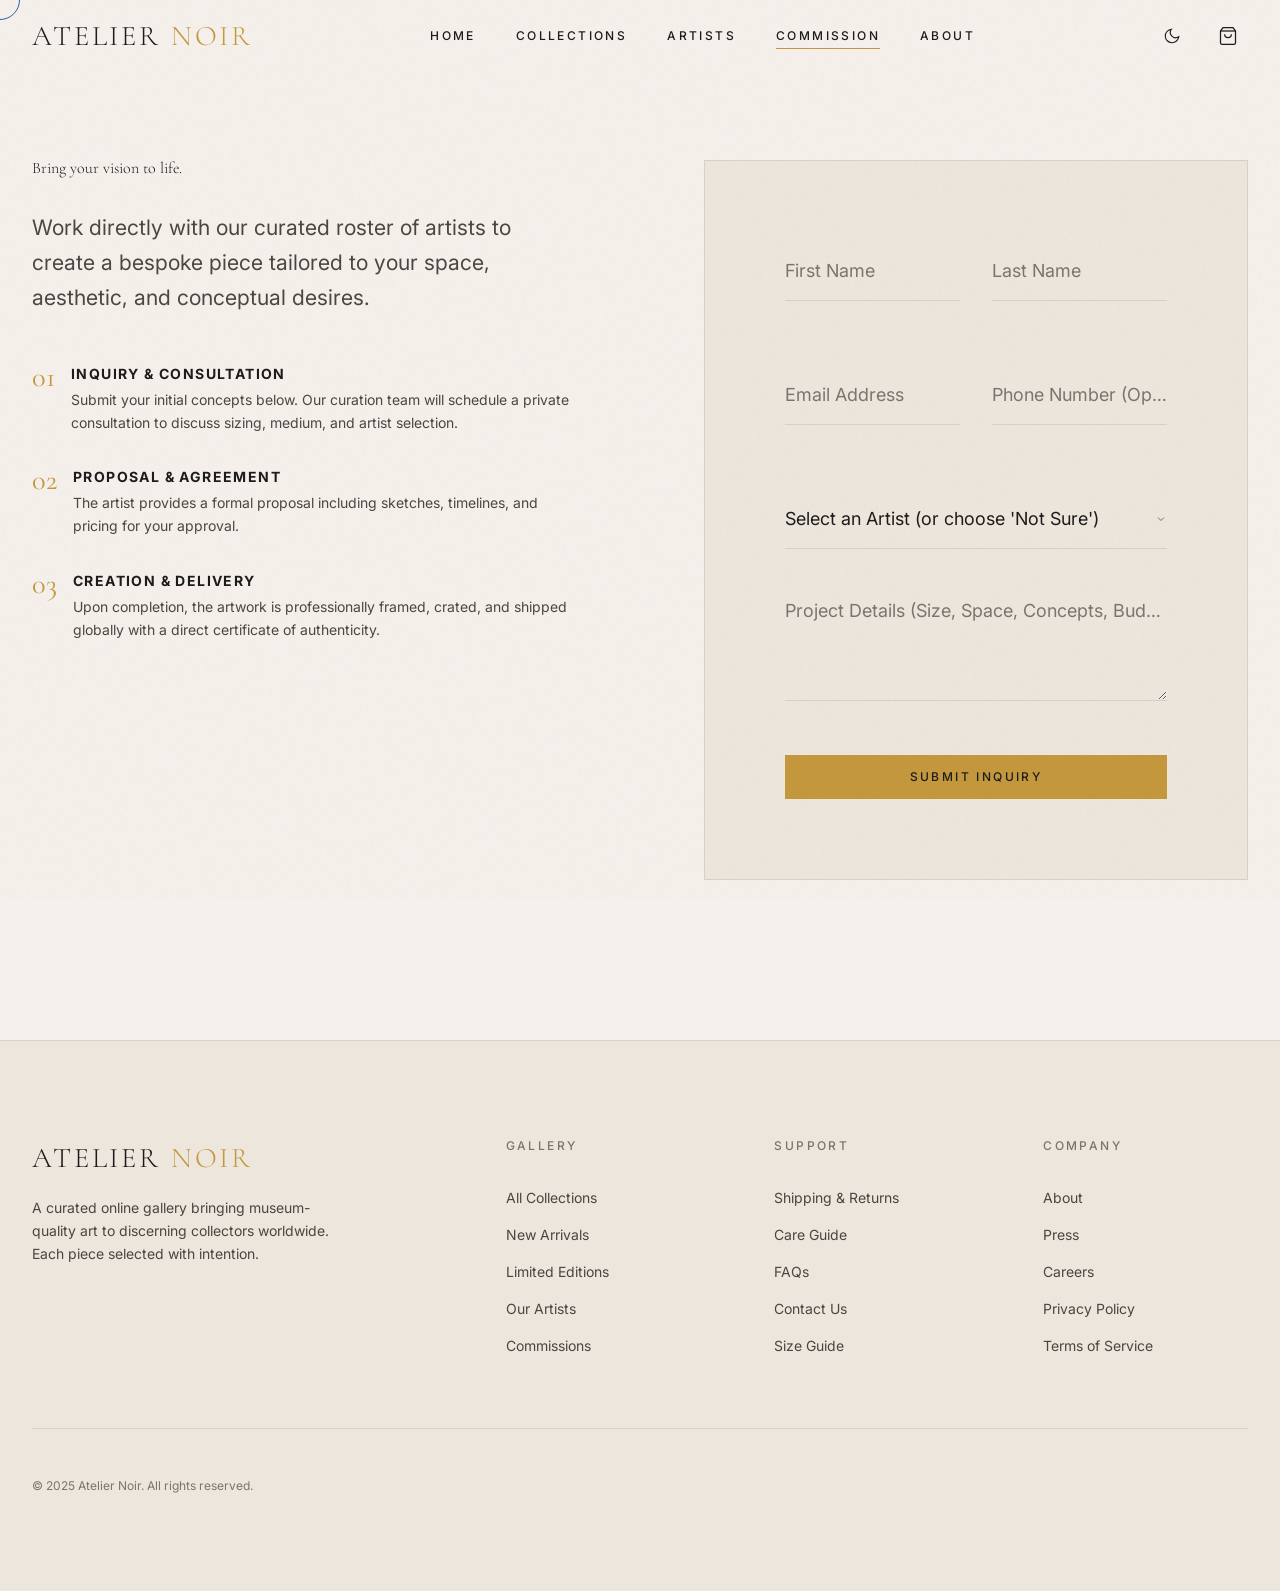
<file: commission.html>
<!DOCTYPE html>
<html lang="en" data-theme="light">
<head>
  <meta charset="UTF-8">
  <meta name="viewport" content="width=device-width, initial-scale=1.0">
  <meta name="description" content="Request a private commission from an Atelier Noir artist.">
  <title>Request a Commission — Atelier Noir</title>

  <!-- Stylesheets -->
  <link rel="stylesheet" href="css/design-system.css">
  <link rel="stylesheet" href="css/animations.css">
  <link rel="stylesheet" href="css/components.css">
  <link rel="stylesheet" href="css/layout.css">
  <link rel="stylesheet" href="css/pages/commission.css">

  <!-- Favicon -->
  <link rel="icon" type="image/svg+xml" href="data:image/svg+xml,%3Csvg xmlns='http://www.w3.org/2000/svg' viewBox='0 0 32 32'%3E%3Ctext y='28' font-size='28'%3E🎨%3C/text%3E%3C/svg%3E">
</head>
<body>
  <!-- Film Grain Overlay -->
  <div class="grain-overlay" aria-hidden="true"></div>

  <!-- Custom Cursor -->
  <div class="cursor-follower" aria-hidden="true"></div>

  <!-- Navigation -->
  <nav class="nav" id="main-nav" aria-label="Main navigation">
    <div class="nav__inner">
      <a href="index.html" class="nav__logo" id="nav-logo">
        Atelier <span>Noir</span>
      </a>
      
      <div class="nav__links" id="nav-links">
        <a href="index.html" class="nav__link" id="nav-home">Home</a>
        <a href="collection.html" class="nav__link" id="nav-collections">Collections</a>
        <a href="artists.html" class="nav__link" id="nav-artists">Artists</a>
        <a href="commission.html" class="nav__link nav__link--active" id="nav-commission">Commission</a>
        <a href="about.html" class="nav__link" id="nav-about">About</a>
      </div>

      <div class="nav__actions">
        <button class="theme-toggle" id="theme-toggle" aria-label="Toggle theme">
          <svg viewBox="0 0 24 24" fill="none" stroke="currentColor" stroke-width="1.5">
            <path d="M21 12.79A9 9 0 1 1 11.21 3 7 7 0 0 0 21 12.79z"/>
          </svg>
        </button>

        <a href="cart.html" class="btn--icon cart-count" aria-label="Shopping cart">
          <svg width="20" height="20" viewBox="0 0 24 24" fill="none" stroke="currentColor" stroke-width="1.5">
            <path d="M6 2L3 6v14a2 2 0 0 0 2 2h14a2 2 0 0 0 2-2V6l-3-4z"/>
            <line x1="3" y1="6" x2="21" y2="6"/>
            <path d="M16 10a4 4 0 0 1-8 0"/>
          </svg>
          <span class="cart-count__badge" style="display:none">0</span>
        </a>

        <button class="nav__hamburger" aria-label="Toggle menu" aria-expanded="false">
          <span></span>
          <span></span>
          <span></span>
        </button>
      </div>
    </div>
  </nav>

  <div class="page page--no-hero">
    <main class="page__main">
      
      <section class="commission-page container">
        <div class="commission__grid reveal">
          
          <div class="commission__info">
            <h1 class="commission__title">Bring your vision to life.</h1>
            <p class="commission__desc">
              Work directly with our curated roster of artists to create a bespoke piece tailored to your space, aesthetic, and conceptual desires.
            </p>
            
            <div class="commission__steps">
              <div class="step-item">
                <span class="step-item__num">01</span>
                <div class="step-item__content">
                  <h4>Inquiry &amp; Consultation</h4>
                  <p>Submit your initial concepts below. Our curation team will schedule a private consultation to discuss sizing, medium, and artist selection.</p>
                </div>
              </div>
              
              <div class="step-item">
                <span class="step-item__num">02</span>
                <div class="step-item__content">
                  <h4>Proposal &amp; Agreement</h4>
                  <p>The artist provides a formal proposal including sketches, timelines, and pricing for your approval.</p>
                </div>
              </div>

              <div class="step-item">
                <span class="step-item__num">03</span>
                <div class="step-item__content">
                  <h4>Creation &amp; Delivery</h4>
                  <p>Upon completion, the artwork is professionally framed, crated, and shipped globally with a direct certificate of authenticity.</p>
                </div>
              </div>
            </div>
          </div>

          <div class="commission-form" id="commission-form-wrapper">
            <form id="commission-form">
              <div class="form-row">
                <div class="form-group">
                  <input type="text" class="form-control" id="fname" placeholder=" " required>
                  <label for="fname" class="form-label">First Name</label>
                </div>
                <div class="form-group">
                  <input type="text" class="form-control" id="lname" placeholder=" " required>
                  <label for="lname" class="form-label">Last Name</label>
                </div>
              </div>

              <div class="form-row">
                <div class="form-group">
                  <input type="email" class="form-control" id="email" placeholder=" " required>
                  <label for="email" class="form-label">Email Address</label>
                </div>
                <div class="form-group">
                  <input type="tel" class="form-control" id="phone" placeholder=" ">
                  <label for="phone" class="form-label">Phone Number (Optional)</label>
                </div>
              </div>

              <div class="form-group full-width">
                <select class="form-control" id="artist" required>
                  <option value="" disabled selected hidden>Select an Artist (or choose 'Not Sure')</option>
                  <option value="not-sure">Not Sure - Advise Me</option>
                  <option value="elena-vasquez">Elena Vasquez</option>
                  <option value="viktor-sorensen">Viktor Sørensen</option>
                  <option value="samira-alfayed">Samira Al-Fayed</option>
                  <option value="david-chen">David Chen</option>
                  <option value="amelie-moreau">Amélie Moreau</option>
                  <option value="haruki-tanaka">Haruki Tanaka</option>
                </select>
                <!-- SVG Arrow for Select -->
                <svg class="select-arrow" width="12" height="12" viewBox="0 0 24 24" fill="none" stroke="currentColor" stroke-width="1.5">
                  <path d="M6 9l6 6 6-6"/>
                </svg>
              </div>

              <div class="form-group full-width">
                <textarea class="form-control" id="details" placeholder=" " required></textarea>
                <label for="details" class="form-label">Project Details (Size, Space, Concepts, Budget)</label>
              </div>

              <button type="submit" class="btn btn--primary form-submit" id="submit-btn">Submit Inquiry</button>
            </form>

            <div class="form-success" id="form-success">
              <div class="form-success__icon">
                <svg width="48" height="48" viewBox="0 0 24 24" fill="none" stroke="currentColor" stroke-width="1.5">
                  <path d="M22 11.08V12a10 10 0 1 1-5.93-9.14"/>
                  <path d="M22 4L12 14.01l-3-3"/>
                </svg>
              </div>
              <h3 class="form-success__title">Inquiry Received</h3>
              <p class="form-success__text">Thank you. Our curation team will be in touch within 24 hours to schedule your consultation.</p>
              <button class="btn btn--outline" style="margin-top: var(--space-6);" onclick="window.location.reload()">Send Another</button>
            </div>
          </div>

        </div>
      </section>

    </main>

    <!-- ===== FOOTER ===== -->
    <footer class="footer" id="main-footer">
      <div class="container">
        <div class="footer__grid">
          <div>
            <div class="footer__brand">Atelier <span>Noir</span></div>
            <p class="footer__desc">
              A curated online gallery bringing museum-quality art to discerning collectors worldwide. Each piece selected with intention.
            </p>
          </div>

          <div>
            <h4 class="footer__heading">Gallery</h4>
            <a href="collection.html" class="footer__link">All Collections</a>
            <a href="collection.html" class="footer__link">New Arrivals</a>
            <a href="collection.html" class="footer__link">Limited Editions</a>
            <a href="artists.html" class="footer__link">Our Artists</a>
            <a href="commission.html" class="footer__link">Commissions</a>
          </div>

          <div>
            <h4 class="footer__heading">Support</h4>
            <a href="#" class="footer__link">Shipping & Returns</a>
            <a href="#" class="footer__link">Care Guide</a>
            <a href="#" class="footer__link">FAQs</a>
            <a href="#" class="footer__link">Contact Us</a>
            <a href="#" class="footer__link">Size Guide</a>
          </div>

          <div>
            <h4 class="footer__heading">Company</h4>
            <a href="about.html" class="footer__link">About</a>
            <a href="#" class="footer__link">Press</a>
            <a href="#" class="footer__link">Careers</a>
            <a href="#" class="footer__link">Privacy Policy</a>
            <a href="#" class="footer__link">Terms of Service</a>
          </div>
        </div>

        <div class="footer__bottom">
          <p class="footer__copy">© 2025 Atelier Noir. All rights reserved.</p>
        </div>
      </div>
    </footer>
  </div>

  <!-- Scripts -->
  <script src="js/app.js"></script>
  <script>
    // Form handling logic
    document.addEventListener('DOMContentLoaded', () => {
      const form = document.getElementById('commission-form');
      const success = document.getElementById('form-success');
      const btn = document.getElementById('submit-btn');

      // Pre-select artist if passed via URL parameter (e.g. ?artist=elena-vasquez)
      const urlParams = new URLSearchParams(window.location.search);
      const artistParam = urlParams.get('artist');
      if (artistParam) {
        const select = document.getElementById('artist');
        if(select.querySelector(`option[value="${artistParam}"]`)) {
          select.value = artistParam;
        }
      }

      if (form) {
        form.addEventListener('submit', (e) => {
          e.preventDefault();
          
          btn.textContent = 'Sending...';
          btn.disabled = true;

          // Simulate network petition
          setTimeout(() => {
            form.style.display = 'none';
            success.classList.add('is-visible');
          }, 800);
        });
      }
    });
  </script>
</body>
</html>
</file>
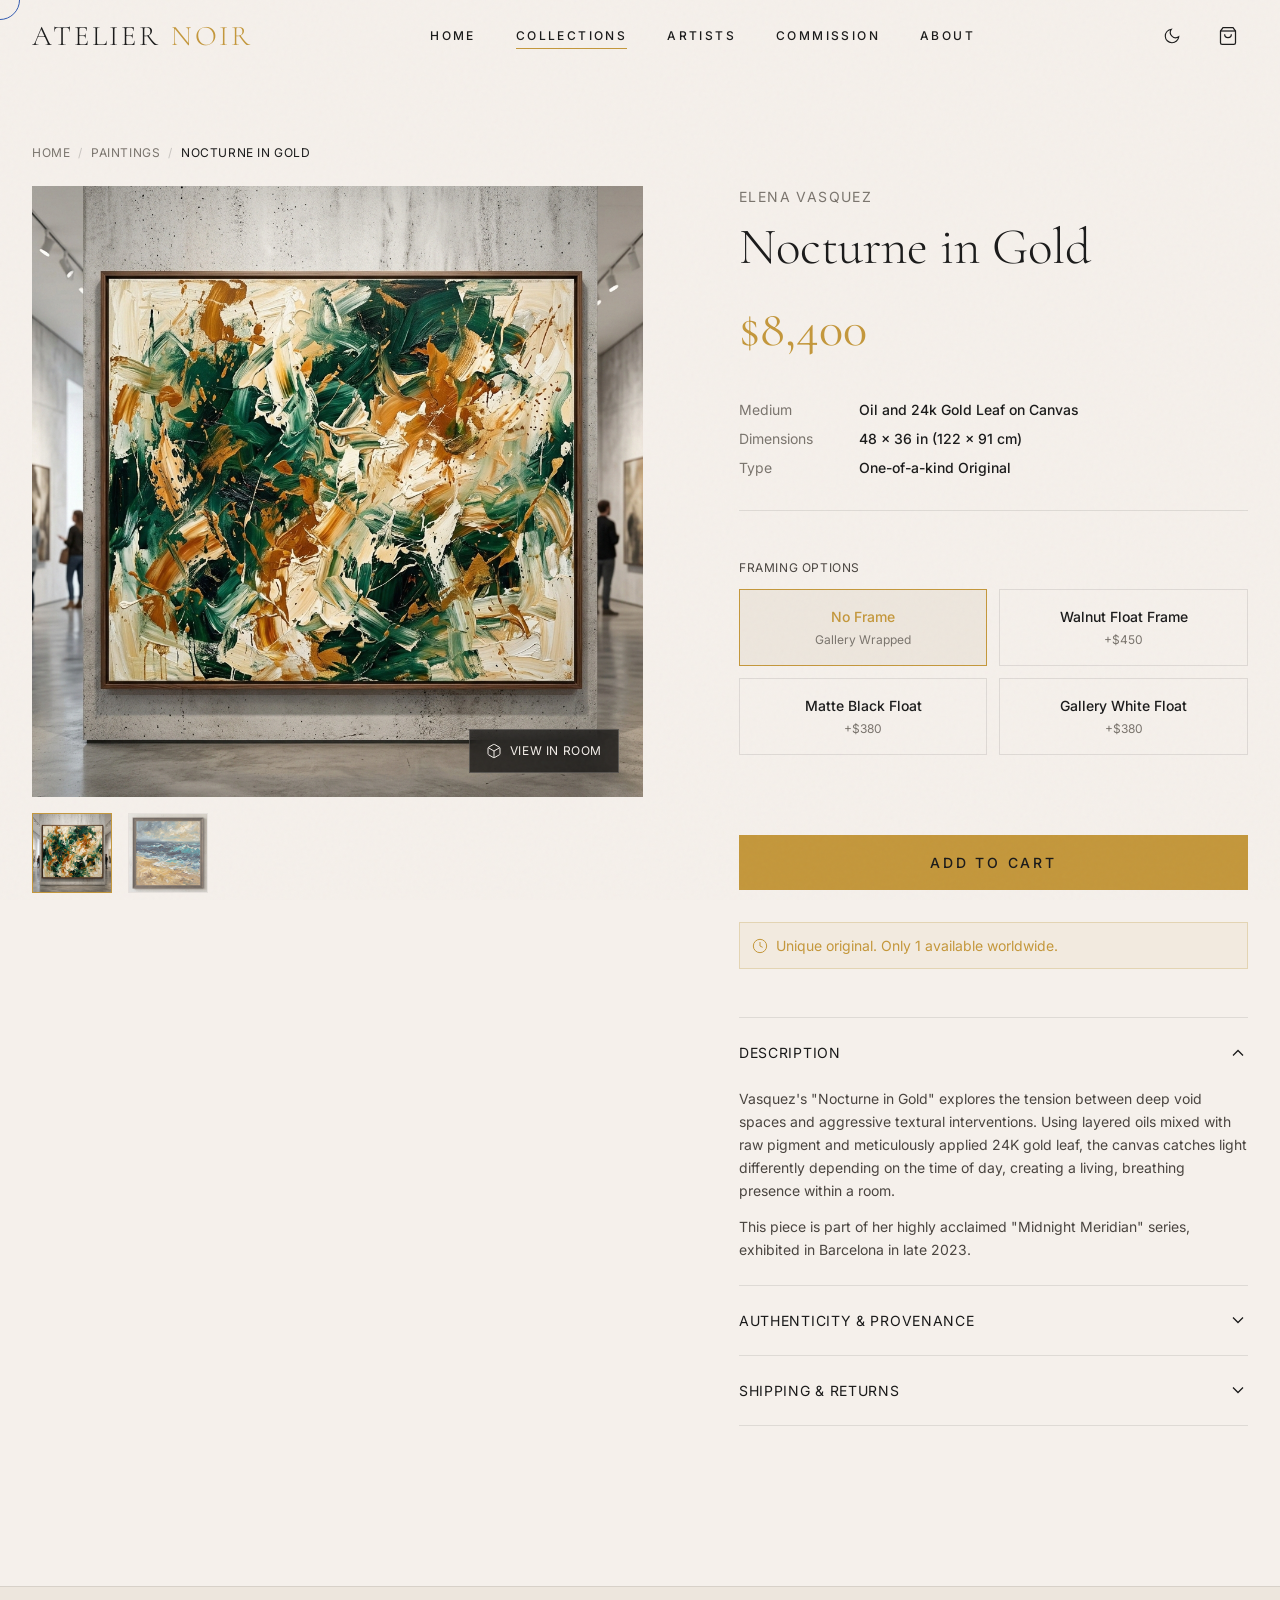
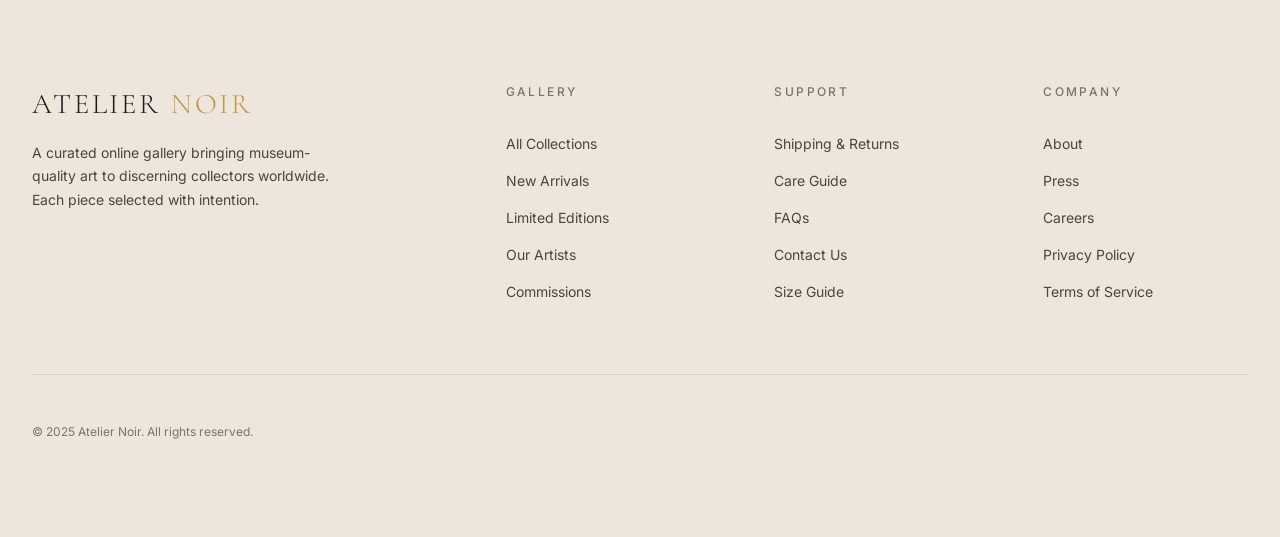
<file: product.html>
<!DOCTYPE html>
<html lang="en" data-theme="light">
<head>
  <meta charset="UTF-8">
  <meta name="viewport" content="width=device-width, initial-scale=1.0">
  <meta name="description" content="View 'Nocturne in Gold' by Elena Vasquez at Atelier Noir.">
  <title>Nocturne in Gold — Elena Vasquez | Atelier Noir</title>

  <!-- Stylesheets -->
  <link rel="stylesheet" href="css/design-system.css">
  <link rel="stylesheet" href="css/animations.css">
  <link rel="stylesheet" href="css/components.css">
  <link rel="stylesheet" href="css/layout.css">
  <link rel="stylesheet" href="css/pages/product.css">

  <!-- Favicon -->
  <link rel="icon" type="image/svg+xml" href="data:image/svg+xml,%3Csvg xmlns='http://www.w3.org/2000/svg' viewBox='0 0 32 32'%3E%3Ctext y='28' font-size='28'%3E🎨%3C/text%3E%3C/svg%3E">
</head>
<body>
  <!-- Film Grain Overlay -->
  <div class="grain-overlay" aria-hidden="true"></div>

  <!-- Custom Cursor -->
  <div class="cursor-follower" aria-hidden="true"></div>

  <!-- Navigation -->
  <nav class="nav" id="main-nav" aria-label="Main navigation">
    <div class="nav__inner">
      <a href="index.html" class="nav__logo" id="nav-logo">
        Atelier <span>Noir</span>
      </a>
      
      <div class="nav__links" id="nav-links">
        <a href="index.html" class="nav__link" id="nav-home">Home</a>
        <a href="collection.html" class="nav__link nav__link--active" id="nav-collections">Collections</a>
        <a href="artists.html" class="nav__link" id="nav-artists">Artists</a>
        <a href="commission.html" class="nav__link" id="nav-commission">Commission</a>
        <a href="about.html" class="nav__link" id="nav-about">About</a>
      </div>

      <div class="nav__actions">
        <button class="theme-toggle" id="theme-toggle" aria-label="Toggle theme">
          <svg viewBox="0 0 24 24" fill="none" stroke="currentColor" stroke-width="1.5">
            <path d="M21 12.79A9 9 0 1 1 11.21 3 7 7 0 0 0 21 12.79z"/>
          </svg>
        </button>

        <a href="cart.html" class="btn--icon cart-count" aria-label="Shopping cart">
          <svg width="20" height="20" viewBox="0 0 24 24" fill="none" stroke="currentColor" stroke-width="1.5">
            <path d="M6 2L3 6v14a2 2 0 0 0 2 2h14a2 2 0 0 0 2-2V6l-3-4z"/>
            <line x1="3" y1="6" x2="21" y2="6"/>
            <path d="M16 10a4 4 0 0 1-8 0"/>
          </svg>
          <span class="cart-count__badge" style="display:none">0</span>
        </a>

        <button class="nav__hamburger" aria-label="Toggle menu" aria-expanded="false">
          <span></span>
          <span></span>
          <span></span>
        </button>
      </div>
    </div>
  </nav>

  <!-- Mobile Navigation Overlay -->
  <div class="mobile-nav" aria-label="Mobile navigation">
    <a href="index.html" class="mobile-nav__link">Home</a>
    <a href="collection.html" class="mobile-nav__link">Collections</a>
    <a href="artists.html" class="mobile-nav__link">Artists</a>
    <a href="commission.html" class="mobile-nav__link">Commission</a>
    <a href="about.html" class="mobile-nav__link">About</a>
    <a href="cart.html" class="mobile-nav__link">Cart</a>
  </div>

  <div class="page">
    <main class="page__main">
      <section class="product container reveal">
        
        <div class="breadcrumbs">
          <a href="index.html">Home</a>
          <span class="breadcrumbs__sep">/</span>
          <a href="collection.html">Paintings</a>
          <span class="breadcrumbs__sep">/</span>
          <span style="color: var(--color-text-primary)">Nocturne in Gold</span>
        </div>

        <div class="product__grid">
          
          <!-- Image Gallery (Sticky Left) -->
          <div class="product__gallery">
            <div class="product__main-image" id="main-image-wrap">
              <img src="assets/artwork-abstract.png" alt="Nocturne in Gold by Elena Vasquez" loading="eager">
              <button class="btn-ar" id="ar-btn" aria-label="View in Room">
                <svg width="16" height="16" viewBox="0 0 24 24" fill="none" stroke="currentColor" stroke-width="1.5">
                  <path d="M21 16V8a2 2 0 0 0-1-1.73l-7-4a2 2 0 0 0-2 0l-7 4A2 2 0 0 0 3 8v8a2 2 0 0 0 1 1.73l7 4a2 2 0 0 0 2 0l7-4A2 2 0 0 0 21 16z"/>
                  <path d="M3.27 6.96L12 12.01l8.73-5.05"/>
                  <path d="M12 22.08V12"/>
                </svg>
                View in Room
              </button>
            </div>
            
            <div class="product__thumbnails">
              <div class="product__thumb active">
                <img src="assets/artwork-abstract.png" alt="Thumbnail 1">
              </div>
              <div class="product__thumb">
                <img src="assets/artwork-painting.png" alt="Thumbnail 2">
              </div>
              <!-- In a real site, these would be detail shots or different angles -->
            </div>
          </div>

          <!-- Product Details (Scrollable Right) -->
          <div class="product__info">
            <div class="product__artist">Elena Vasquez</div>
            <h1 class="product__title">Nocturne in Gold</h1>
            <div class="product__price" id="product-price" data-base-price="8400">$8,400</div>

            <div class="product__meta">
              <div class="product__meta-item">
                <span class="product__meta-label">Medium</span>
                <span class="product__meta-value">Oil and 24k Gold Leaf on Canvas</span>
              </div>
              <div class="product__meta-item">
                <span class="product__meta-label">Dimensions</span>
                <span class="product__meta-value">48 × 36 in (122 × 91 cm)</span>
              </div>
              <div class="product__meta-item">
                <span class="product__meta-label">Type</span>
                <span class="product__meta-value">One-of-a-kind Original</span>
              </div>
            </div>

            <!-- Customizer Options -->
            <div class="product__options">
              
              <!-- Framing Option (example of price-affecting radio group) -->
              <div class="option-group">
                <span class="option-group__label">Framing Options</span>
                <div class="selector-grid">
                  <div class="selector-item">
                    <input type="radio" name="frame" id="frame-none" value="none" data-price-add="0" checked>
                    <label for="frame-none">
                      <span class="selector-item__title">No Frame</span>
                      <span class="selector-item__desc">Gallery Wrapped</span>
                    </label>
                  </div>
                  <div class="selector-item">
                    <input type="radio" name="frame" id="frame-wood" value="wood" data-price-add="450">
                    <label for="frame-wood">
                      <span class="selector-item__title">Walnut Float Frame</span>
                      <span class="selector-item__desc">+$450</span>
                    </label>
                  </div>
                  <div class="selector-item">
                    <input type="radio" name="frame" id="frame-black" value="black" data-price-add="380">
                    <label for="frame-black">
                      <span class="selector-item__title">Matte Black Float</span>
                      <span class="selector-item__desc">+$380</span>
                    </label>
                  </div>
                  <div class="selector-item">
                    <input type="radio" name="frame" id="frame-white" value="white" data-price-add="380">
                    <label for="frame-white">
                      <span class="selector-item__title">Gallery White Float</span>
                      <span class="selector-item__desc">+$380</span>
                    </label>
                  </div>
                </div>
              </div>

            </div>

            <!-- Add to Cart -->
            <div class="product__actions">
              <button class="btn btn--primary btn--lg" id="add-to-cart">Add to Cart</button>
              
              <div class="urgency-badge">
                <svg width="16" height="16" viewBox="0 0 24 24" fill="none" stroke="currentColor" stroke-width="1.5">
                  <circle cx="12" cy="12" r="10"/>
                  <path d="M12 6v6l4 2"/>
                </svg>
                Unique original. Only 1 available worldwide.
              </div>
            </div>

            <!-- Accordions -->
            <div class="accordion">
              
              <div class="accordion__item">
                <button class="accordion__header" aria-expanded="true">
                  Description
                  <svg class="accordion__icon" width="20" height="20" viewBox="0 0 24 24" fill="none" stroke="currentColor" stroke-width="1.5">
                    <path d="M6 9l6 6 6-6"/>
                  </svg>
                </button>
                <div class="accordion__content" style="max-height: 500px;">
                  <div class="accordion__content-inner">
                    <p>Vasquez's "Nocturne in Gold" explores the tension between deep void spaces and aggressive textural interventions. Using layered oils mixed with raw pigment and meticulously applied 24K gold leaf, the canvas catches light differently depending on the time of day, creating a living, breathing presence within a room.</p>
                    <p style="margin-top: var(--space-3)">This piece is part of her highly acclaimed "Midnight Meridian" series, exhibited in Barcelona in late 2023.</p>
                  </div>
                </div>
              </div>

              <div class="accordion__item">
                <button class="accordion__header" aria-expanded="false">
                  Authenticity & Provenance
                  <svg class="accordion__icon" width="20" height="20" viewBox="0 0 24 24" fill="none" stroke="currentColor" stroke-width="1.5">
                    <path d="M6 9l6 6 6-6"/>
                  </svg>
                </button>
                <div class="accordion__content">
                  <div class="accordion__content-inner">
                    <p>All artwork shown is guaranteed to be authentic and arrives with formal documentation.</p>
                    <div class="cert-preview">
                      <div class="cert-preview__icon">📜</div>
                      <div class="cert-preview__text">
                        <strong>Includes Registered Certificate of Authenticity</strong><br>
                        Signed by the artist and embossed with the Atelier Noir seal.
                      </div>
                    </div>
                  </div>
                </div>
              </div>

              <div class="accordion__item">
                <button class="accordion__header" aria-expanded="false">
                  Shipping & Returns
                  <svg class="accordion__icon" width="20" height="20" viewBox="0 0 24 24" fill="none" stroke="currentColor" stroke-width="1.5">
                    <path d="M6 9l6 6 6-6"/>
                  </svg>
                </button>
                <div class="accordion__content">
                  <div class="accordion__content-inner">
                    <p><strong>Secure Art Shipping:</strong> Ships securely packed in a custom wooden crate within 5-7 business days via fine-art courier service. Fully insured during transit.</p>
                    <p style="margin-top: var(--space-3)"><strong>14-Day Review:</strong> We offer a 14-day return policy on all physical artworks to ensure it perfectly fits your space. Item must be returned in original condition and packaging.</p>
                  </div>
                </div>
              </div>

            </div>

          </div>
        </div>
      </section>
    </main>

    <!-- ===== FOOTER ===== -->
    <footer class="footer" id="main-footer">
      <div class="container">
        <div class="footer__grid">
          <div>
            <div class="footer__brand">Atelier <span>Noir</span></div>
            <p class="footer__desc">
              A curated online gallery bringing museum-quality art to discerning collectors worldwide. Each piece selected with intention.
            </p>
          </div>

          <div>
            <h4 class="footer__heading">Gallery</h4>
            <a href="collection.html" class="footer__link">All Collections</a>
            <a href="collection.html" class="footer__link">New Arrivals</a>
            <a href="collection.html" class="footer__link">Limited Editions</a>
            <a href="artists.html" class="footer__link">Our Artists</a>
            <a href="commission.html" class="footer__link">Commissions</a>
          </div>

          <div>
            <h4 class="footer__heading">Support</h4>
            <a href="#" class="footer__link">Shipping & Returns</a>
            <a href="#" class="footer__link">Care Guide</a>
            <a href="#" class="footer__link">FAQs</a>
            <a href="#" class="footer__link">Contact Us</a>
            <a href="#" class="footer__link">Size Guide</a>
          </div>

          <div>
            <h4 class="footer__heading">Company</h4>
            <a href="about.html" class="footer__link">About</a>
            <a href="#" class="footer__link">Press</a>
            <a href="#" class="footer__link">Careers</a>
            <a href="#" class="footer__link">Privacy Policy</a>
            <a href="#" class="footer__link">Terms of Service</a>
          </div>
        </div>

        <div class="footer__bottom">
          <p class="footer__copy">© 2025 Atelier Noir. All rights reserved.</p>
        </div>
      </div>
    </footer>
  </div>

  <!-- ===== AR MODAL ===== -->
  <div class="ar-modal" id="ar-modal" role="dialog" aria-modal="true" aria-label="View artwork in room">
    <div class="ar-modal__header">
      <span class="ar-modal__title">View in Room Simulation</span>
      <button class="ar-modal__close" id="ar-close">
        Close
        <svg width="16" height="16" viewBox="0 0 24 24" fill="none" stroke="currentColor" stroke-width="1.5">
          <line x1="18" y1="6" x2="6" y2="18"/>
          <line x1="6" y1="6" x2="18" y2="18"/>
        </svg>
      </button>
    </div>
    
    <div class="ar-modal__view">
      <img src="assets/room-mockup.png" alt="Minimalist room with blank wall over sofa" class="ar-modal__bg">
      <img src="assets/artwork-abstract.png" alt="Artwork preview" class="ar-modal__artwork" id="ar-artwork" style="width: 250px;">
    </div>
    
    <div class="ar-modal__controls">
      <div class="ar-control">
        <label for="ar-scale">Adjust Artwork Scale</label>
        <input type="range" id="ar-scale" min="0" max="100" value="30">
      </div>
    </div>
  </div>

  <!-- Scripts -->
  <script src="js/app.js"></script>
  <script src="js/product.js"></script>
</body>
</html>
</file>
<file: css/design-system.css>
/* ============================================
   ATELIER NOIR — Design System
   Premium Art Gallery Design Tokens
   ============================================ */

/* --- Google Fonts --- */
@import url('https://fonts.googleapis.com/css2?family=Cormorant+Garamond:ital,wght@0,300;0,400;0,500;0,600;0,700;1,300;1,400;1,500&family=Inter:wght@300;400;500;600&display=swap');

/* --- CSS Reset --- */
*, *::before, *::after {
  box-sizing: border-box;
  margin: 0;
  padding: 0;
}

html {
  scroll-behavior: smooth;
  -webkit-font-smoothing: antialiased;
  -moz-osx-font-smoothing: grayscale;
  text-rendering: optimizeLegibility;
}

img, picture, video, canvas, svg {
  display: block;
  max-width: 100%;
}

input, button, textarea, select {
  font: inherit;
  color: inherit;
}

button {
  cursor: pointer;
  border: none;
  background: none;
}

a {
  color: inherit;
  text-decoration: none;
}

ul, ol {
  list-style: none;
}

/* --- Design Tokens: Light Mode (Default) --- */
:root {
  /* Color Palette */
  --color-bg-primary: #F5F0EB;
  --color-bg-secondary: #EDE6DD;
  --color-bg-tertiary: #E4DCD2;
  --color-bg-elevated: #FFFFFF;
  --color-bg-overlay: rgba(245, 240, 235, 0.92);

  --color-text-primary: #1A1A1A;
  --color-text-secondary: #4A4540;
  --color-text-tertiary: #7A746D;
  --color-text-inverse: #F5F0EB;

  --color-accent: #C4973B;
  --color-accent-hover: #B38830;
  --color-accent-light: rgba(196, 151, 59, 0.12);
  --color-accent-text: #1A1A1A;

  --color-border: rgba(26, 26, 26, 0.1);
  --color-border-strong: rgba(26, 26, 26, 0.2);
  --color-border-accent: rgba(196, 151, 59, 0.3);

  --color-success: #2D6A4F;
  --color-error: #9B2C2C;
  --color-warning: #C4973B;

  /* Shadows */
  --shadow-sm: 0 1px 3px rgba(26, 26, 26, 0.06);
  --shadow-md: 0 4px 12px rgba(26, 26, 26, 0.08);
  --shadow-lg: 0 12px 40px rgba(26, 26, 26, 0.12);
  --shadow-xl: 0 24px 64px rgba(26, 26, 26, 0.16);
  --shadow-artwork: 0 8px 32px rgba(26, 26, 26, 0.2);

  /* Typography */
  --font-display: 'Cormorant Garamond', 'Georgia', serif;
  --font-body: 'Inter', -apple-system, sans-serif;

  /* Type Scale (Perfect Fourth — 1.333) */
  --text-xs: 0.75rem;      /* 12px */
  --text-sm: 0.875rem;     /* 14px */
  --text-base: 1rem;       /* 16px */
  --text-md: 1.125rem;     /* 18px */
  --text-lg: 1.333rem;     /* ~21px */
  --text-xl: 1.777rem;     /* ~28px */
  --text-2xl: 2.369rem;    /* ~38px */
  --text-3xl: 3.157rem;    /* ~50px */
  --text-4xl: 4.209rem;    /* ~67px */
  --text-5xl: 5.61rem;     /* ~90px */
  --text-hero: 7.478rem;   /* ~120px */

  /* Font Weights */
  --weight-light: 300;
  --weight-regular: 400;
  --weight-medium: 500;
  --weight-semibold: 600;
  --weight-bold: 700;

  /* Line Heights */
  --leading-tight: 1.1;
  --leading-snug: 1.25;
  --leading-normal: 1.5;
  --leading-relaxed: 1.65;

  /* Letter Spacing */
  --tracking-tight: -0.02em;
  --tracking-normal: 0;
  --tracking-wide: 0.05em;
  --tracking-wider: 0.1em;
  --tracking-widest: 0.2em;

  /* Spacing (8-point grid) */
  --space-1: 0.25rem;   /* 4px */
  --space-2: 0.5rem;    /* 8px */
  --space-3: 0.75rem;   /* 12px */
  --space-4: 1rem;      /* 16px */
  --space-5: 1.5rem;    /* 24px */
  --space-6: 2rem;      /* 32px */
  --space-7: 2.5rem;    /* 40px */
  --space-8: 3rem;      /* 48px */
  --space-9: 4rem;      /* 64px */
  --space-10: 5rem;     /* 80px */
  --space-11: 6rem;     /* 96px */
  --space-12: 8rem;     /* 128px */
  --space-section: 10rem;  /* 160px */

  /* Border Radius — Sharp luxury */
  --radius-none: 0;
  --radius-sm: 1px;
  --radius-md: 2px;
  --radius-lg: 3px;

  /* Transitions */
  --ease-out: cubic-bezier(0.16, 1, 0.3, 1);
  --ease-in-out: cubic-bezier(0.65, 0, 0.35, 1);
  --ease-spring: cubic-bezier(0.34, 1.56, 0.64, 1);

  --duration-fast: 150ms;
  --duration-normal: 300ms;
  --duration-slow: 600ms;
  --duration-reveal: 900ms;
  --duration-cinematic: 1200ms;

  /* Z-index Scale */
  --z-below: -1;
  --z-base: 0;
  --z-above: 10;
  --z-sticky: 100;
  --z-nav: 200;
  --z-overlay: 500;
  --z-modal: 1000;
  --z-toast: 1500;

  /* Layout */
  --max-width: 1440px;
  --max-content: 1200px;
  --max-text: 680px;
  --nav-height: 72px;
  --nav-height-scrolled: 56px;
}

/* --- Dark Mode Tokens --- */
[data-theme="dark"] {
  --color-bg-primary: #0A0A0A;
  --color-bg-secondary: #141414;
  --color-bg-tertiary: #1E1E1E;
  --color-bg-elevated: #1A1A1A;
  --color-bg-overlay: rgba(10, 10, 10, 0.92);

  --color-text-primary: #E8E3DD;
  --color-text-secondary: #B0A99F;
  --color-text-tertiary: #7A746D;
  --color-text-inverse: #0A0A0A;

  --color-accent: #D4A74A;
  --color-accent-hover: #E0B85E;
  --color-accent-light: rgba(212, 167, 74, 0.12);
  --color-accent-text: #0A0A0A;

  --color-border: rgba(232, 227, 221, 0.08);
  --color-border-strong: rgba(232, 227, 221, 0.15);
  --color-border-accent: rgba(212, 167, 74, 0.25);

  --shadow-sm: 0 1px 3px rgba(0, 0, 0, 0.3);
  --shadow-md: 0 4px 12px rgba(0, 0, 0, 0.4);
  --shadow-lg: 0 12px 40px rgba(0, 0, 0, 0.5);
  --shadow-xl: 0 24px 64px rgba(0, 0, 0, 0.6);
  --shadow-artwork: 0 8px 32px rgba(0, 0, 0, 0.5);
}

/* --- Base Styles --- */
body {
  font-family: var(--font-body);
  font-size: var(--text-base);
  font-weight: var(--weight-regular);
  line-height: var(--leading-normal);
  color: var(--color-text-primary);
  background-color: var(--color-bg-primary);
  transition: background-color var(--duration-slow) var(--ease-out),
              color var(--duration-slow) var(--ease-out);
  overflow-x: hidden;
}

/* --- Typography Classes --- */
.display-hero {
  font-family: var(--font-display);
  font-size: var(--text-hero);
  font-weight: var(--weight-light);
  line-height: var(--leading-tight);
  letter-spacing: var(--tracking-tight);
}

.display-1 {
  font-family: var(--font-display);
  font-size: var(--text-5xl);
  font-weight: var(--weight-light);
  line-height: var(--leading-tight);
  letter-spacing: var(--tracking-tight);
}

.display-2 {
  font-family: var(--font-display);
  font-size: var(--text-4xl);
  font-weight: var(--weight-light);
  line-height: var(--leading-tight);
  letter-spacing: var(--tracking-tight);
}

.heading-1 {
  font-family: var(--font-display);
  font-size: var(--text-3xl);
  font-weight: var(--weight-regular);
  line-height: var(--leading-snug);
}

.heading-2 {
  font-family: var(--font-display);
  font-size: var(--text-2xl);
  font-weight: var(--weight-regular);
  line-height: var(--leading-snug);
}

.heading-3 {
  font-family: var(--font-display);
  font-size: var(--text-xl);
  font-weight: var(--weight-medium);
  line-height: var(--leading-snug);
}

.body-lg {
  font-size: var(--text-md);
  line-height: var(--leading-relaxed);
}

.body-sm {
  font-size: var(--text-sm);
  line-height: var(--leading-normal);
}

.label {
  font-family: var(--font-body);
  font-size: var(--text-xs);
  font-weight: var(--weight-medium);
  letter-spacing: var(--tracking-widest);
  text-transform: uppercase;
}

.label-md {
  font-family: var(--font-body);
  font-size: var(--text-sm);
  font-weight: var(--weight-medium);
  letter-spacing: var(--tracking-wider);
  text-transform: uppercase;
}

/* --- Utility Classes --- */
.container {
  width: 100%;
  max-width: var(--max-width);
  margin-inline: auto;
  padding-inline: var(--space-6);
}

.container--narrow {
  max-width: var(--max-content);
}

.container--text {
  max-width: var(--max-text);
}

.text-accent { color: var(--color-accent); }
.text-secondary { color: var(--color-text-secondary); }
.text-tertiary { color: var(--color-text-tertiary); }

.sr-only {
  position: absolute;
  width: 1px;
  height: 1px;
  padding: 0;
  margin: -1px;
  overflow: hidden;
  clip: rect(0, 0, 0, 0);
  white-space: nowrap;
  border: 0;
}

/* --- Reduced Motion --- */
@media (prefers-reduced-motion: reduce) {
  *, *::before, *::after {
    animation-duration: 0.01ms !important;
    animation-iteration-count: 1 !important;
    transition-duration: 0.01ms !important;
    scroll-behavior: auto !important;
  }
}

/* --- Focus Visible --- */
:focus-visible {
  outline: 2px solid var(--color-accent);
  outline-offset: 2px;
}

/* --- Selection --- */
::selection {
  background: var(--color-accent);
  color: var(--color-accent-text);
}
</file>
<file: css/animations.css>
/* ============================================
   ATELIER NOIR — Animations
   ============================================ */

/* --- Scroll Reveal Base --- */
.reveal {
  opacity: 0;
  transform: translateY(40px);
  transition: opacity var(--duration-reveal) var(--ease-out),
              transform var(--duration-reveal) var(--ease-out);
}

.reveal.visible {
  opacity: 1;
  transform: translateY(0);
}

.reveal--left {
  opacity: 0;
  transform: translateX(-60px);
}

.reveal--left.visible {
  opacity: 1;
  transform: translateX(0);
}

.reveal--right {
  opacity: 0;
  transform: translateX(60px);
}

.reveal--right.visible {
  opacity: 1;
  transform: translateX(0);
}

.reveal--scale {
  opacity: 0;
  transform: scale(0.92);
}

.reveal--scale.visible {
  opacity: 1;
  transform: scale(1);
}

/* Stagger children */
.reveal-stagger > * {
  opacity: 0;
  transform: translateY(32px);
  transition: opacity var(--duration-reveal) var(--ease-out),
              transform var(--duration-reveal) var(--ease-out);
}

.reveal-stagger.visible > *:nth-child(1) { transition-delay: 0ms; opacity: 1; transform: translateY(0); }
.reveal-stagger.visible > *:nth-child(2) { transition-delay: 100ms; opacity: 1; transform: translateY(0); }
.reveal-stagger.visible > *:nth-child(3) { transition-delay: 200ms; opacity: 1; transform: translateY(0); }
.reveal-stagger.visible > *:nth-child(4) { transition-delay: 300ms; opacity: 1; transform: translateY(0); }
.reveal-stagger.visible > *:nth-child(5) { transition-delay: 400ms; opacity: 1; transform: translateY(0); }
.reveal-stagger.visible > *:nth-child(6) { transition-delay: 500ms; opacity: 1; transform: translateY(0); }
.reveal-stagger.visible > *:nth-child(7) { transition-delay: 600ms; opacity: 1; transform: translateY(0); }
.reveal-stagger.visible > *:nth-child(8) { transition-delay: 700ms; opacity: 1; transform: translateY(0); }

/* --- Keyframe Animations --- */
@keyframes fadeIn {
  from { opacity: 0; }
  to { opacity: 1; }
}

@keyframes fadeInUp {
  from {
    opacity: 0;
    transform: translateY(40px);
  }
  to {
    opacity: 1;
    transform: translateY(0);
  }
}

@keyframes fadeInDown {
  from {
    opacity: 0;
    transform: translateY(-20px);
  }
  to {
    opacity: 1;
    transform: translateY(0);
  }
}

@keyframes slideInLeft {
  from {
    opacity: 0;
    transform: translateX(-60px);
  }
  to {
    opacity: 1;
    transform: translateX(0);
  }
}

@keyframes slideInRight {
  from {
    opacity: 0;
    transform: translateX(60px);
  }
  to {
    opacity: 1;
    transform: translateX(0);
  }
}

@keyframes scaleIn {
  from {
    opacity: 0;
    transform: scale(0.9);
  }
  to {
    opacity: 1;
    transform: scale(1);
  }
}

@keyframes breathe {
  0%, 100% {
    transform: translateY(0);
    opacity: 1;
  }
  50% {
    transform: translateY(8px);
    opacity: 0.6;
  }
}

@keyframes shimmer {
  0% {
    background-position: -200% center;
  }
  100% {
    background-position: 200% center;
  }
}

@keyframes grain {
  0%, 100% { transform: translate(0, 0); }
  10% { transform: translate(-5%, -10%); }
  20% { transform: translate(-15%, 5%); }
  30% { transform: translate(7%, -25%); }
  40% { transform: translate(-5%, 25%); }
  50% { transform: translate(-15%, 10%); }
  60% { transform: translate(15%, 0%); }
  70% { transform: translate(0%, 15%); }
  80% { transform: translate(3%, 35%); }
  90% { transform: translate(-10%, 10%); }
}

@keyframes parallaxFloat {
  0%, 100% { transform: translateY(0); }
  50% { transform: translateY(-12px); }
}

@keyframes borderDraw {
  from { width: 0; }
  to { width: 48px; }
}

@keyframes heroTitleReveal {
  from {
    opacity: 0;
    transform: translateY(60px);
    filter: blur(8px);
  }
  to {
    opacity: 1;
    transform: translateY(0);
    filter: blur(0);
  }
}

@keyframes heroSubReveal {
  from {
    opacity: 0;
    transform: translateY(30px);
  }
  to {
    opacity: 1;
    transform: translateY(0);
  }
}

@keyframes imageReveal {
  from {
    clip-path: inset(0 0 100% 0);
  }
  to {
    clip-path: inset(0 0 0% 0);
  }
}

@keyframes slowZoom {
  from { transform: scale(1); }
  to { transform: scale(1.08); }
}

@keyframes lineExpand {
  from { transform: scaleX(0); }
  to { transform: scaleX(1); }
}

/* --- Utility Animation Classes --- */
.animate-fade-in {
  animation: fadeIn var(--duration-reveal) var(--ease-out) forwards;
}

.animate-fade-in-up {
  animation: fadeInUp var(--duration-reveal) var(--ease-out) forwards;
}

.animate-breathe {
  animation: breathe 3s ease-in-out infinite;
}

.animate-slow-zoom {
  animation: slowZoom 20s ease-in-out infinite alternate;
}

.animate-shimmer {
  background: linear-gradient(
    90deg,
    transparent 0%,
    var(--color-accent-light) 50%,
    transparent 100%
  );
  background-size: 200% 100%;
  animation: shimmer 3s ease-in-out infinite;
}

/* --- Page Transition --- */
.page-transition {
  position: fixed;
  inset: 0;
  z-index: 9999;
  background: var(--color-bg-primary);
  transform: scaleY(0);
  transform-origin: bottom;
  transition: transform var(--duration-slow) var(--ease-out);
}

.page-transition.active {
  transform: scaleY(1);
  transform-origin: top;
}

/* --- Film Grain Overlay --- */
.grain-overlay {
  position: fixed;
  inset: 0;
  z-index: 9998;
  pointer-events: none;
  opacity: 0.03;
  background-image: url("data:image/svg+xml,%3Csvg viewBox='0 0 256 256' xmlns='http://www.w3.org/2000/svg'%3E%3Cfilter id='noise'%3E%3CfeTurbulence type='fractalNoise' baseFrequency='0.9' numOctaves='4' stitchTiles='stitch'/%3E%3C/filter%3E%3Crect width='100%25' height='100%25' filter='url(%23noise)'/%3E%3C/svg%3E");
  background-repeat: repeat;
  animation: grain 8s steps(10) infinite;
}

[data-theme="dark"] .grain-overlay {
  opacity: 0.04;
}

/* --- Parallax Container --- */
.parallax-container {
  overflow: hidden;
  position: relative;
}

.parallax-image {
  will-change: transform;
  transition: transform 0.1s linear;
}

/* --- Image Reveal on Scroll --- */
.image-reveal {
  overflow: hidden;
}

.image-reveal img {
  transform: scale(1.15);
  transition: transform var(--duration-cinematic) var(--ease-out);
}

.image-reveal.visible img {
  transform: scale(1);
}

/* --- Cursor Follower --- */
.cursor-follower {
  position: fixed;
  width: 40px;
  height: 40px;
  border: 1px solid var(--color-accent);
  border-radius: 50%;
  pointer-events: none;
  z-index: var(--z-toast);
  transform: translate(-50%, -50%);
  transition: width 0.3s, height 0.3s, border-color 0.3s;
  mix-blend-mode: difference;
  display: none;
}

@media (pointer: fine) {
  .cursor-follower {
    display: block;
  }
}

.cursor-follower.hovering {
  width: 64px;
  height: 64px;
  border-color: var(--color-accent);
}
</file>
<file: css/components.css>
/* ============================================
   ATELIER NOIR — Component Styles
   ============================================ */

/* --- Buttons --- */
.btn {
  display: inline-flex;
  align-items: center;
  justify-content: center;
  gap: var(--space-2);
  padding: var(--space-3) var(--space-6);
  font-family: var(--font-body);
  font-size: var(--text-xs);
  font-weight: var(--weight-medium);
  letter-spacing: var(--tracking-widest);
  text-transform: uppercase;
  border: 1px solid transparent;
  border-radius: var(--radius-none);
  cursor: pointer;
  transition: all var(--duration-normal) var(--ease-out);
  position: relative;
  overflow: hidden;
  white-space: nowrap;
}

.btn::after {
  content: '';
  position: absolute;
  inset: 0;
  background: currentColor;
  opacity: 0;
  transition: opacity var(--duration-normal) var(--ease-out);
}

.btn:hover::after {
  opacity: 0.06;
}

.btn--primary {
  background: var(--color-accent);
  color: var(--color-accent-text);
  border-color: var(--color-accent);
}

.btn--primary:hover {
  background: var(--color-accent-hover);
  border-color: var(--color-accent-hover);
  transform: translateY(-1px);
}

.btn--secondary {
  background: transparent;
  color: var(--color-text-primary);
  border-color: var(--color-text-primary);
}

.btn--secondary:hover {
  background: var(--color-text-primary);
  color: var(--color-text-inverse);
  transform: translateY(-1px);
}

.btn--ghost {
  background: transparent;
  color: var(--color-text-primary);
  border-color: transparent;
  padding-inline: var(--space-4);
}

.btn--ghost:hover {
  color: var(--color-accent);
}

.btn--lg {
  padding: var(--space-4) var(--space-8);
  font-size: var(--text-sm);
}

.btn--sm {
  padding: var(--space-2) var(--space-4);
  font-size: 0.65rem;
}

.btn--icon {
  width: 40px;
  height: 40px;
  padding: 0;
  border: none;
  display: inline-flex;
  align-items: center;
  justify-content: center;
}

.btn--icon:hover {
  color: var(--color-accent);
}

/* --- Badges --- */
.badge {
  display: inline-flex;
  align-items: center;
  padding: var(--space-1) var(--space-3);
  font-size: var(--text-xs);
  font-weight: var(--weight-medium);
  letter-spacing: var(--tracking-wider);
  text-transform: uppercase;
  border-radius: var(--radius-sm);
}

.badge--limited {
  background: var(--color-accent-light);
  color: var(--color-accent);
  border: 1px solid var(--color-border-accent);
}

.badge--sold {
  background: rgba(155, 44, 44, 0.1);
  color: var(--color-error);
  border: 1px solid rgba(155, 44, 44, 0.2);
}

.badge--original {
  background: rgba(45, 106, 79, 0.1);
  color: var(--color-success);
  border: 1px solid rgba(45, 106, 79, 0.2);
}

/* --- Artwork Card --- */
.artwork-card {
  position: relative;
  cursor: pointer;
  overflow: hidden;
}

.artwork-card__image-wrap {
  position: relative;
  overflow: hidden;
  background: var(--color-bg-tertiary);
}

.artwork-card__image {
  width: 100%;
  height: 100%;
  object-fit: cover;
  transition: transform var(--duration-reveal) var(--ease-out);
}

.artwork-card:hover .artwork-card__image {
  transform: scale(1.04);
}

.artwork-card__overlay {
  position: absolute;
  inset: 0;
  background: linear-gradient(
    to top,
    rgba(10, 10, 10, 0.7) 0%,
    rgba(10, 10, 10, 0) 50%
  );
  opacity: 0;
  transition: opacity var(--duration-slow) var(--ease-out);
  display: flex;
  align-items: flex-end;
  padding: var(--space-5);
}

.artwork-card:hover .artwork-card__overlay {
  opacity: 1;
}

.artwork-card__info {
  padding-top: var(--space-4);
}

.artwork-card__title {
  font-family: var(--font-display);
  font-size: var(--text-lg);
  font-weight: var(--weight-medium);
  margin-bottom: var(--space-1);
}

.artwork-card__artist {
  font-size: var(--text-sm);
  color: var(--color-text-secondary);
  margin-bottom: var(--space-2);
}

.artwork-card__price {
  font-family: var(--font-display);
  font-size: var(--text-lg);
  color: var(--color-accent);
  font-weight: var(--weight-semibold);
}

.artwork-card__badge {
  position: absolute;
  top: var(--space-4);
  left: var(--space-4);
  z-index: var(--z-above);
}

.artwork-card__quick-view {
  position: absolute;
  top: var(--space-4);
  right: var(--space-4);
  z-index: var(--z-above);
  opacity: 0;
  transform: translateY(8px);
  transition: all var(--duration-normal) var(--ease-out);
}

.artwork-card:hover .artwork-card__quick-view {
  opacity: 1;
  transform: translateY(0);
}

/* --- Navigation --- */
.nav {
  position: fixed;
  top: 0;
  left: 0;
  right: 0;
  z-index: var(--z-nav);
  height: var(--nav-height);
  display: flex;
  align-items: center;
  padding-inline: var(--space-6);
  transition: all var(--duration-slow) var(--ease-out);
}

.nav--transparent {
  background: linear-gradient(to bottom, rgba(10, 10, 10, 0.6) 0%, transparent 100%);
  color: #F5F0EB;
}

.nav--transparent a.nav__logo,
.nav--transparent .nav__link {
  color: #F5F0EB;
}

.nav--transparent .theme-toggle,
.nav--transparent .btn--icon {
  color: #F5F0EB;
}

.nav--transparent .theme-toggle:hover,
.nav--transparent .btn--icon:hover {
  color: var(--color-accent);
}

.nav--transparent .nav__hamburger span {
  background: #F5F0EB;
}

.nav--scrolled {
  background: var(--color-bg-overlay);
  backdrop-filter: blur(12px);
  -webkit-backdrop-filter: blur(12px);
  height: var(--nav-height-scrolled);
  border-bottom: 1px solid var(--color-border);
}

.nav__inner {
  display: flex;
  align-items: center;
  justify-content: space-between;
  width: 100%;
  max-width: var(--max-width);
  margin-inline: auto;
}

.nav__logo {
  font-family: var(--font-display);
  font-size: var(--text-xl);
  font-weight: var(--weight-light);
  letter-spacing: var(--tracking-wider);
  text-transform: uppercase;
}

.nav__logo span {
  color: var(--color-accent);
}

.nav__links {
  display: flex;
  align-items: center;
  gap: var(--space-7);
}

.nav__link {
  font-size: var(--text-xs);
  font-weight: var(--weight-medium);
  letter-spacing: var(--tracking-widest);
  text-transform: uppercase;
  position: relative;
  padding-block: var(--space-1);
  transition: color var(--duration-normal) var(--ease-out);
}

.nav__link::after {
  content: '';
  position: absolute;
  bottom: 0;
  left: 0;
  width: 0;
  height: 1px;
  background: var(--color-accent);
  transition: width var(--duration-normal) var(--ease-out);
}

.nav__link:hover {
  color: var(--color-accent);
}

.nav__link:hover::after,
.nav__link--active::after {
  width: 100%;
}

.nav__actions {
  display: flex;
  align-items: center;
  gap: var(--space-4);
}

.nav__hamburger {
  display: none;
  flex-direction: column;
  gap: 5px;
  width: 24px;
  cursor: pointer;
  background: none;
  border: none;
  padding: var(--space-2);
}

.nav__hamburger span {
  display: block;
  width: 100%;
  height: 1.5px;
  background: var(--color-text-primary);
  transition: all var(--duration-normal) var(--ease-out);
  transform-origin: center;
}

.nav__hamburger.active span:nth-child(1) {
  transform: rotate(45deg) translate(4px, 4px);
}

.nav__hamburger.active span:nth-child(2) {
  opacity: 0;
}

.nav__hamburger.active span:nth-child(3) {
  transform: rotate(-45deg) translate(4px, -4px);
}

/* Mobile Nav Overlay */
.mobile-nav {
  position: fixed;
  inset: 0;
  z-index: calc(var(--z-nav) - 1);
  background: var(--color-bg-primary);
  display: flex;
  flex-direction: column;
  align-items: center;
  justify-content: center;
  gap: var(--space-7);
  opacity: 0;
  visibility: hidden;
  transition: all var(--duration-slow) var(--ease-out);
}

.mobile-nav.active {
  opacity: 1;
  visibility: visible;
}

.mobile-nav__link {
  font-family: var(--font-display);
  font-size: var(--text-3xl);
  font-weight: var(--weight-light);
  opacity: 0;
  transform: translateY(24px);
  transition: all var(--duration-slow) var(--ease-out);
}

.mobile-nav.active .mobile-nav__link {
  opacity: 1;
  transform: translateY(0);
}

.mobile-nav.active .mobile-nav__link:nth-child(1) { transition-delay: 100ms; }
.mobile-nav.active .mobile-nav__link:nth-child(2) { transition-delay: 150ms; }
.mobile-nav.active .mobile-nav__link:nth-child(3) { transition-delay: 200ms; }
.mobile-nav.active .mobile-nav__link:nth-child(4) { transition-delay: 250ms; }
.mobile-nav.active .mobile-nav__link:nth-child(5) { transition-delay: 300ms; }
.mobile-nav.active .mobile-nav__link:nth-child(6) { transition-delay: 350ms; }

/* --- Theme Toggle --- */
.theme-toggle {
  width: 40px;
  height: 40px;
  display: flex;
  align-items: center;
  justify-content: center;
  border: none;
  border-radius: var(--radius-none);
  cursor: pointer;
  background: transparent;
  color: var(--color-text-primary);
  transition: all var(--duration-normal) var(--ease-out);
}

.theme-toggle:hover {
  color: var(--color-accent);
}

.theme-toggle svg {
  width: 18px;
  height: 18px;
  transition: transform var(--duration-normal) var(--ease-spring);
}

.theme-toggle:hover svg {
  transform: rotate(15deg);
}

/* --- Divider --- */
.divider {
  width: 48px;
  height: 1px;
  background: var(--color-accent);
}

.divider--wide {
  width: 100%;
  background: var(--color-border);
}

.divider--center {
  margin-inline: auto;
}

/* --- Section Label --- */
.section-label {
  display: flex;
  align-items: center;
  gap: var(--space-4);
  margin-bottom: var(--space-8);
}

.section-label__text {
  font-family: var(--font-body);
  font-size: var(--text-xs);
  font-weight: var(--weight-medium);
  letter-spacing: var(--tracking-widest);
  text-transform: uppercase;
  color: var(--color-text-tertiary);
}

.section-label__line {
  flex: 1;
  height: 1px;
  background: var(--color-border);
}

/* --- Newsletter Form --- */
.newsletter-form {
  display: flex;
  border: 1px solid var(--color-border-strong);
}

.newsletter-form__input {
  flex: 1;
  padding: var(--space-4) var(--space-5);
  background: transparent;
  border: none;
  font-size: var(--text-sm);
  color: var(--color-text-primary);
}

.newsletter-form__input::placeholder {
  color: var(--color-text-tertiary);
  letter-spacing: var(--tracking-wide);
}

.newsletter-form__input:focus {
  outline: none;
}

.newsletter-form__btn {
  padding: var(--space-4) var(--space-6);
  background: var(--color-accent);
  color: var(--color-accent-text);
  font-size: var(--text-xs);
  font-weight: var(--weight-medium);
  letter-spacing: var(--tracking-widest);
  text-transform: uppercase;
  border: none;
  cursor: pointer;
  transition: background var(--duration-normal) var(--ease-out);
}

.newsletter-form__btn:hover {
  background: var(--color-accent-hover);
}

/* --- Footer --- */
.footer {
  background: var(--color-bg-secondary);
  border-top: 1px solid var(--color-border);
  padding-block: var(--space-11);
}

.footer__grid {
  display: grid;
  grid-template-columns: 2fr 1fr 1fr 1fr;
  gap: var(--space-9);
  margin-bottom: var(--space-9);
}

.footer__brand {
  font-family: var(--font-display);
  font-size: var(--text-xl);
  font-weight: var(--weight-light);
  letter-spacing: var(--tracking-wider);
  text-transform: uppercase;
  margin-bottom: var(--space-4);
}

.footer__brand span {
  color: var(--color-accent);
}

.footer__desc {
  font-size: var(--text-sm);
  color: var(--color-text-secondary);
  line-height: var(--leading-relaxed);
  max-width: 320px;
}

.footer__heading {
  font-family: var(--font-body);
  font-size: var(--text-xs);
  font-weight: var(--weight-medium);
  letter-spacing: var(--tracking-widest);
  text-transform: uppercase;
  color: var(--color-text-tertiary);
  margin-bottom: var(--space-5);
}

.footer__link {
  display: block;
  font-size: var(--text-sm);
  color: var(--color-text-secondary);
  padding-block: var(--space-2);
  transition: color var(--duration-fast) var(--ease-out);
}

.footer__link:hover {
  color: var(--color-accent);
}

.footer__bottom {
  display: flex;
  align-items: center;
  justify-content: space-between;
  padding-top: var(--space-8);
  border-top: 1px solid var(--color-border);
}

.footer__copy {
  font-size: var(--text-xs);
  color: var(--color-text-tertiary);
}

.footer__socials {
  display: flex;
  gap: var(--space-4);
}

.footer__social {
  width: 36px;
  height: 36px;
  display: flex;
  align-items: center;
  justify-content: center;
  border: 1px solid var(--color-border);
  color: var(--color-text-secondary);
  transition: all var(--duration-normal) var(--ease-out);
}

.footer__social:hover {
  border-color: var(--color-accent);
  color: var(--color-accent);
}

.footer__social svg {
  width: 16px;
  height: 16px;
}

/* --- Price Display --- */
.price {
  font-family: var(--font-display);
  font-weight: var(--weight-semibold);
}

.price--lg {
  font-size: var(--text-2xl);
  color: var(--color-accent);
}

.price--sm {
  font-size: var(--text-lg);
}

/* --- Cart Count --- */
.cart-count {
  position: relative;
}

.cart-count__badge {
  position: absolute;
  top: -6px;
  right: -6px;
  width: 16px;
  height: 16px;
  background: var(--color-accent);
  color: var(--color-accent-text);
  font-size: 9px;
  font-weight: var(--weight-semibold);
  display: flex;
  align-items: center;
  justify-content: center;
  border-radius: 50%;
}

/* --- Responsive --- */
@media (max-width: 1024px) {
  .footer__grid {
    grid-template-columns: 1fr 1fr;
    gap: var(--space-7);
  }
}

@media (max-width: 768px) {
  .nav__links {
    display: none;
  }

  .nav__hamburger {
    display: flex;
  }

  .display-hero {
    font-size: var(--text-4xl);
  }

  .display-1 {
    font-size: var(--text-3xl);
  }

  .display-2 {
    font-size: var(--text-2xl);
  }

  .heading-1 {
    font-size: var(--text-2xl);
  }

  .heading-2 {
    font-size: var(--text-xl);
  }

  .container {
    padding-inline: var(--space-4);
  }

  .footer__grid {
    grid-template-columns: 1fr;
    gap: var(--space-6);
  }

  .footer__bottom {
    flex-direction: column;
    gap: var(--space-4);
    text-align: center;
  }

  .newsletter-form {
    flex-direction: column;
  }

  .newsletter-form__btn {
    text-align: center;
    padding-block: var(--space-4);
  }
}
</file>
<file: css/layout.css>
/* ============================================
   ATELIER NOIR — Layout Styles
   ============================================ */

/* --- Page Wrapper --- */
.page {
  min-height: 100vh;
  display: flex;
  flex-direction: column;
}

.page__main {
  flex: 1;
}

/* --- Section Spacing --- */
.section {
  padding-block: var(--space-section);
}

.section--compact {
  padding-block: var(--space-9);
}

.section--alt {
  background: var(--color-bg-secondary);
}

/* --- Breadcrumbs --- */
.breadcrumbs {
  display: flex;
  align-items: center;
  gap: var(--space-2);
  padding-block: var(--space-5);
  font-size: var(--text-xs);
  color: var(--color-text-tertiary);
  letter-spacing: var(--tracking-wide);
  text-transform: uppercase;
}

.breadcrumbs__sep {
  color: var(--color-border-strong);
}

.breadcrumbs a {
  transition: color var(--duration-fast) var(--ease-out);
}

.breadcrumbs a:hover {
  color: var(--color-accent);
}

/* --- Page Header --- */
.page-header {
  padding-top: calc(var(--nav-height) + var(--space-9));
  padding-bottom: var(--space-9);
  text-align: center;
}

.page-header--left {
  text-align: left;
}

.page-header__title {
  font-family: var(--font-display);
  font-size: clamp(var(--text-3xl), 5vw, var(--text-5xl));
  font-weight: var(--weight-light);
  margin-bottom: var(--space-4);
}

.page-header__subtitle {
  font-size: var(--text-md);
  color: var(--color-text-secondary);
  max-width: 600px;
}

.page-header--left .page-header__subtitle {
  margin-inline: 0;
}

.page-header:not(.page-header--left) .page-header__subtitle {
  margin-inline: auto;
}

/* --- Masonry Grid --- */
.masonry {
  columns: 3;
  column-gap: var(--space-5);
}

.masonry__item {
  break-inside: avoid;
  margin-bottom: var(--space-5);
}

@media (max-width: 1024px) {
  .masonry {
    columns: 2;
  }
}

@media (max-width: 600px) {
  .masonry {
    columns: 1;
  }
}

/* --- Two Column Layout --- */
.two-col {
  display: grid;
  grid-template-columns: 1fr 1fr;
  gap: var(--space-9);
  align-items: start;
}

.two-col--reverse {
  direction: rtl;
}

.two-col--reverse > * {
  direction: ltr;
}

@media (max-width: 768px) {
  .two-col {
    grid-template-columns: 1fr;
  }
}

/* --- Sidebar Layout --- */
.sidebar-layout {
  display: grid;
  grid-template-columns: 280px 1fr;
  gap: var(--space-8);
  padding-top: calc(var(--nav-height) + var(--space-6));
}

@media (max-width: 1024px) {
  .sidebar-layout {
    grid-template-columns: 1fr;
  }
}

/* --- Spacer Utility --- */
.spacer-sm { height: var(--space-5); }
.spacer-md { height: var(--space-8); }
.spacer-lg { height: var(--space-10); }
.spacer-xl { height: var(--space-section); }
</file>
<file: css/pages/home.css>
/* ============================================
   ATELIER NOIR — Homepage Styles
   ============================================ */

/* --- Hero Section --- */
.hero {
  position: relative;
  height: 100vh;
  min-height: 600px;
  display: flex;
  align-items: flex-end;
  overflow: hidden;
}

.hero__bg {
  position: absolute;
  inset: 0;
  z-index: var(--z-below);
}

.hero__bg img {
  width: 100%;
  height: 100%;
  object-fit: cover;
  animation: slowZoom 25s ease-in-out infinite alternate;
}

.hero__gradient {
  position: absolute;
  inset: 0;
  background: linear-gradient(
    to top,
    rgba(10, 10, 10, 0.85) 0%,
    rgba(10, 10, 10, 0.3) 40%,
    rgba(10, 10, 10, 0.1) 70%,
    transparent 100%
  );
}

.hero__content {
  position: relative;
  z-index: var(--z-above);
  width: 100%;
  padding: var(--space-12) var(--space-6) var(--space-10);
  max-width: var(--max-width);
  margin-inline: auto;
}

.hero__label {
  font-family: var(--font-body);
  font-size: var(--text-xs);
  font-weight: var(--weight-medium);
  letter-spacing: var(--tracking-widest);
  text-transform: uppercase;
  color: var(--color-accent);
  margin-bottom: var(--space-5);
  opacity: 0;
  animation: heroSubReveal var(--duration-reveal) var(--ease-out) 0.3s forwards;
}

.hero__title {
  font-family: var(--font-display);
  font-size: clamp(3rem, 8vw, var(--text-hero));
  font-weight: var(--weight-light);
  line-height: var(--leading-tight);
  color: #F5F0EB;
  max-width: 900px;
  margin-bottom: var(--space-6);
  opacity: 0;
  animation: heroTitleReveal var(--duration-cinematic) var(--ease-out) 0.1s forwards;
}

.hero__title em {
  font-style: italic;
  color: var(--color-accent);
}

.hero__subtitle {
  font-size: var(--text-md);
  color: rgba(245, 240, 235, 0.7);
  max-width: 480px;
  line-height: var(--leading-relaxed);
  margin-bottom: var(--space-7);
  opacity: 0;
  animation: heroSubReveal var(--duration-reveal) var(--ease-out) 0.6s forwards;
}

.hero__actions {
  display: flex;
  gap: var(--space-4);
  opacity: 0;
  animation: heroSubReveal var(--duration-reveal) var(--ease-out) 0.8s forwards;
}

.hero__scroll-indicator {
  position: absolute;
  bottom: var(--space-6);
  left: 50%;
  transform: translateX(-50%);
  display: flex;
  flex-direction: column;
  align-items: center;
  gap: var(--space-2);
  color: rgba(245, 240, 235, 0.4);
  font-size: var(--text-xs);
  letter-spacing: var(--tracking-widest);
  text-transform: uppercase;
  opacity: 0;
  animation: heroSubReveal var(--duration-reveal) var(--ease-out) 1.2s forwards;
}

.hero__scroll-line {
  width: 1px;
  height: 40px;
  background: linear-gradient(to bottom, var(--color-accent), transparent);
  animation: breathe 2.5s ease-in-out infinite;
}

/* --- Featured Artworks Section --- */
.featured {
  padding-block: var(--space-section);
}

.featured__header {
  text-align: center;
  margin-bottom: var(--space-11);
}

.featured__title {
  font-family: var(--font-display);
  font-size: clamp(var(--text-2xl), 4vw, var(--text-4xl));
  font-weight: var(--weight-light);
  margin-bottom: var(--space-4);
}

.featured__subtitle {
  color: var(--color-text-secondary);
  font-size: var(--text-md);
  max-width: 500px;
  margin-inline: auto;
}

/* Featured Artwork — Staggered Narrative Layout */
.featured-artwork {
  display: grid;
  gap: var(--space-8);
  align-items: center;
  margin-bottom: var(--space-section);
}

.featured-artwork--left {
  grid-template-columns: 1fr 400px;
}

.featured-artwork--right {
  grid-template-columns: 400px 1fr;
}

.featured-artwork__image-wrap {
  position: relative;
  overflow: hidden;
  aspect-ratio: auto;
}

.featured-artwork__image-wrap img {
  width: 100%;
  height: 100%;
  object-fit: cover;
  transition: transform var(--duration-cinematic) var(--ease-out);
}

.featured-artwork:hover .featured-artwork__image-wrap img {
  transform: scale(1.03);
}

.featured-artwork__shadow {
  position: absolute;
  bottom: -16px;
  left: 16px;
  right: -16px;
  top: 16px;
  border: 1px solid var(--color-border);
  z-index: var(--z-below);
}

.featured-artwork__content {
  padding: var(--space-8);
}

.featured-artwork__meta {
  display: flex;
  align-items: center;
  gap: var(--space-3);
  margin-bottom: var(--space-5);
}

.featured-artwork__artist {
  font-size: var(--text-xs);
  letter-spacing: var(--tracking-wider);
  text-transform: uppercase;
  color: var(--color-text-tertiary);
}

.featured-artwork__dot {
  width: 3px;
  height: 3px;
  border-radius: 50%;
  background: var(--color-text-tertiary);
}

.featured-artwork__medium {
  font-size: var(--text-xs);
  color: var(--color-text-tertiary);
}

.featured-artwork__title {
  font-family: var(--font-display);
  font-size: var(--text-3xl);
  font-weight: var(--weight-regular);
  line-height: var(--leading-snug);
  margin-bottom: var(--space-4);
}

.featured-artwork__desc {
  font-size: var(--text-sm);
  color: var(--color-text-secondary);
  line-height: var(--leading-relaxed);
  margin-bottom: var(--space-6);
}

.featured-artwork__footer {
  display: flex;
  align-items: center;
  justify-content: space-between;
}

.featured-artwork__price {
  font-family: var(--font-display);
  font-size: var(--text-2xl);
  font-weight: var(--weight-semibold);
  color: var(--color-accent);
}

/* --- Collections Strip --- */
.collections-strip {
  padding-block: var(--space-section);
  background: var(--color-bg-secondary);
  overflow: hidden;
}

.collections-strip__header {
  text-align: center;
  margin-bottom: var(--space-9);
}

.collections-strip__scroll {
  display: flex;
  gap: var(--space-5);
  overflow-x: auto;
  padding-inline: var(--space-6);
  padding-bottom: var(--space-4);
  scroll-snap-type: x mandatory;
  scrollbar-width: none;
  -ms-overflow-style: none;
}

.collections-strip__scroll::-webkit-scrollbar {
  display: none;
}

.collection-card {
  flex: 0 0 340px;
  height: 420px;
  position: relative;
  overflow: hidden;
  cursor: pointer;
  scroll-snap-align: start;
}

.collection-card__image {
  width: 100%;
  height: 100%;
  object-fit: cover;
  transition: transform var(--duration-reveal) var(--ease-out);
}

.collection-card:hover .collection-card__image {
  transform: scale(1.06);
}

.collection-card__overlay {
  position: absolute;
  inset: 0;
  background: linear-gradient(
    to top,
    rgba(10, 10, 10, 0.8) 0%,
    rgba(10, 10, 10, 0.2) 50%,
    transparent 100%
  );
  display: flex;
  flex-direction: column;
  justify-content: flex-end;
  padding: var(--space-6);
  transition: background var(--duration-slow) var(--ease-out);
}

.collection-card:hover .collection-card__overlay {
  background: linear-gradient(
    to top,
    rgba(10, 10, 10, 0.9) 0%,
    rgba(10, 10, 10, 0.4) 60%,
    rgba(10, 10, 10, 0.1) 100%
  );
}

.collection-card__count {
  font-size: var(--text-xs);
  letter-spacing: var(--tracking-widest);
  text-transform: uppercase;
  color: var(--color-accent);
  margin-bottom: var(--space-2);
}

.collection-card__title {
  font-family: var(--font-display);
  font-size: var(--text-xl);
  font-weight: var(--weight-regular);
  color: #F5F0EB;
  margin-bottom: var(--space-2);
}

.collection-card__desc {
  font-size: var(--text-sm);
  color: rgba(245, 240, 235, 0.6);
  line-height: var(--leading-normal);
}

.collection-card__arrow {
  position: absolute;
  bottom: var(--space-6);
  right: var(--space-6);
  width: 40px;
  height: 40px;
  display: flex;
  align-items: center;
  justify-content: center;
  border: 1px solid rgba(245, 240, 235, 0.3);
  color: #F5F0EB;
  opacity: 0;
  transform: translateX(-8px);
  transition: all var(--duration-normal) var(--ease-out);
}

.collection-card:hover .collection-card__arrow {
  opacity: 1;
  transform: translateX(0);
}

/* --- Artist Spotlight --- */
.artist-spotlight {
  padding-block: var(--space-section);
}

.artist-spotlight__inner {
  display: grid;
  grid-template-columns: 1fr 1.2fr;
  gap: 0;
  min-height: 560px;
}

.artist-spotlight__image-wrap {
  position: relative;
  overflow: hidden;
}

.artist-spotlight__image-wrap img {
  width: 100%;
  height: 100%;
  object-fit: cover;
}

.artist-spotlight__content {
  display: flex;
  flex-direction: column;
  justify-content: center;
  padding: var(--space-10) var(--space-10);
  background: var(--color-bg-secondary);
  border: 1px solid var(--color-border);
  border-left: none;
}

.artist-spotlight__label {
  font-size: var(--text-xs);
  letter-spacing: var(--tracking-widest);
  text-transform: uppercase;
  color: var(--color-accent);
  margin-bottom: var(--space-6);
}

.artist-spotlight__name {
  font-family: var(--font-display);
  font-size: clamp(var(--text-2xl), 3.5vw, var(--text-4xl));
  font-weight: var(--weight-light);
  font-style: italic;
  margin-bottom: var(--space-4);
}

.artist-spotlight__medium {
  font-size: var(--text-sm);
  color: var(--color-text-tertiary);
  margin-bottom: var(--space-6);
}

.artist-spotlight__bio {
  font-size: var(--text-md);
  color: var(--color-text-secondary);
  line-height: var(--leading-relaxed);
  margin-bottom: var(--space-7);
  max-width: 460px;
}

.artist-spotlight__stats {
  display: flex;
  gap: var(--space-8);
  margin-bottom: var(--space-7);
}

.artist-spotlight__stat-num {
  font-family: var(--font-display);
  font-size: var(--text-2xl);
  font-weight: var(--weight-semibold);
  color: var(--color-accent);
}

.artist-spotlight__stat-label {
  font-size: var(--text-xs);
  color: var(--color-text-tertiary);
  letter-spacing: var(--tracking-wide);
  text-transform: uppercase;
  margin-top: var(--space-1);
}

/* --- Gallery Experience / Story Section --- */
.story {
  padding-block: var(--space-section);
  background: var(--color-bg-secondary);
  position: relative;
  overflow: hidden;
}

.story__grid {
  display: grid;
  grid-template-columns: 1fr 1fr;
  gap: var(--space-9);
  align-items: center;
}

.story__content {
  padding-right: var(--space-9);
}

.story__heading {
  font-family: var(--font-display);
  font-size: clamp(var(--text-2xl), 3vw, var(--text-3xl));
  font-weight: var(--weight-light);
  line-height: var(--leading-snug);
  margin-bottom: var(--space-6);
}

.story__text {
  font-size: var(--text-md);
  color: var(--color-text-secondary);
  line-height: var(--leading-relaxed);
  margin-bottom: var(--space-5);
}

.story__features {
  display: grid;
  grid-template-columns: 1fr 1fr;
  gap: var(--space-5);
  margin-top: var(--space-7);
}

.story__feature {
  padding: var(--space-5);
  border: 1px solid var(--color-border);
  transition: border-color var(--duration-normal) var(--ease-out);
}

.story__feature:hover {
  border-color: var(--color-accent);
}

.story__feature-icon {
  font-size: var(--text-xl);
  margin-bottom: var(--space-3);
}

.story__feature-title {
  font-family: var(--font-display);
  font-size: var(--text-lg);
  margin-bottom: var(--space-2);
}

.story__feature-desc {
  font-size: var(--text-sm);
  color: var(--color-text-tertiary);
  line-height: var(--leading-normal);
}

.story__images {
  display: grid;
  grid-template-columns: 1fr 1fr;
  gap: var(--space-4);
}

.story__image-wrap {
  overflow: hidden;
}

.story__image-wrap:first-child {
  grid-row: span 2;
}

.story__image-wrap img {
  width: 100%;
  height: 100%;
  object-fit: cover;
  transition: transform var(--duration-cinematic) var(--ease-out);
}

.story__image-wrap:hover img {
  transform: scale(1.04);
}

/* --- Newsletter Section --- */
.newsletter {
  padding-block: var(--space-section);
  text-align: center;
}

.newsletter__inner {
  max-width: 600px;
  margin-inline: auto;
}

.newsletter__title {
  font-family: var(--font-display);
  font-size: clamp(var(--text-2xl), 3vw, var(--text-3xl));
  font-weight: var(--weight-light);
  margin-bottom: var(--space-4);
}

.newsletter__desc {
  color: var(--color-text-secondary);
  font-size: var(--text-md);
  margin-bottom: var(--space-7);
}

.newsletter__form {
  max-width: 480px;
  margin-inline: auto;
}

.newsletter__privacy {
  font-size: var(--text-xs);
  color: var(--color-text-tertiary);
  margin-top: var(--space-4);
}

/* --- Responsive --- */
@media (max-width: 1024px) {
  .featured-artwork--left,
  .featured-artwork--right {
    grid-template-columns: 1fr;
  }

  .featured-artwork__content {
    padding: var(--space-5) 0;
  }

  .artist-spotlight__inner {
    grid-template-columns: 1fr;
  }

  .artist-spotlight__image-wrap {
    height: 400px;
  }

  .artist-spotlight__content {
    border: 1px solid var(--color-border);
    border-top: none;
  }

  .story__grid {
    grid-template-columns: 1fr;
  }

  .story__content {
    padding-right: 0;
  }

  .collection-card {
    flex: 0 0 280px;
    height: 360px;
  }
}

@media (max-width: 768px) {
  .hero__content {
    padding: var(--space-9) var(--space-4) var(--space-8);
  }

  .hero__actions {
    flex-direction: column;
    width: 100%;
  }

  .hero__actions .btn {
    width: 100%;
    text-align: center;
  }

  .featured-artwork__title {
    font-size: var(--text-2xl);
  }

  .story__features {
    grid-template-columns: 1fr;
  }

  .story__images {
    grid-template-columns: 1fr;
  }

  .story__image-wrap:first-child {
    grid-row: span 1;
  }

  .artist-spotlight__content {
    padding: var(--space-7) var(--space-5);
  }

  .artist-spotlight__stats {
    flex-wrap: wrap;
    gap: var(--space-5);
  }

  .collection-card {
    flex: 0 0 260px;
    height: 320px;
  }
}
</file>
<file: css/pages/about.css>
/* ============================================
   ATELIER NOIR — About Page Styles
   ============================================ */

.about-page {
  padding-bottom: var(--space-section);
}

/* --- About Hero --- */
.about-hero {
  position: relative;
  height: min(80vh, 800px);
  min-height: 500px;
  display: flex;
  align-items: center;
  justify-content: center;
  text-align: center;
  overflow: hidden;
  margin-bottom: var(--space-section);
}

.about-hero__bg {
  position: absolute;
  inset: 0;
  z-index: -1;
  background: var(--color-bg-tertiary);
}

.about-hero__bg img {
  width: 100%;
  height: 100%;
  object-fit: cover;
  filter: brightness(0.6) grayscale(20%);
}

.about-hero__content {
  color: #F5F0EB;
  max-width: 800px;
  padding: var(--space-6);
}

.about-hero__title {
  font-family: var(--font-display);
  font-size: clamp(var(--text-5xl), 8vw, var(--text-8xl));
  font-weight: var(--weight-light);
  line-height: var(--leading-none);
  margin-bottom: var(--space-6);
  color: #F5F0EB;
}

.about-hero__subtitle {
  font-size: var(--text-xl);
  font-weight: var(--weight-light);
  letter-spacing: var(--tracking-wide);
  opacity: 0.9;
}

/* --- Manifesto / Mission --- */
.manifesto {
  max-width: 900px;
  margin: 0 auto var(--space-section) auto;
  text-align: center;
  padding-inline: var(--space-6);
}

.manifesto p {
  font-family: var(--font-display);
  font-size: clamp(var(--text-2xl), 4vw, var(--text-4xl));
  line-height: var(--leading-snug);
  color: var(--color-text);
}

.manifesto p + p {
  margin-top: var(--space-8);
  font-size: var(--text-xl);
  color: var(--color-text-secondary);
}

/* --- Heritage / Timeline Grid --- */
.heritage-grid {
  display: grid;
  grid-template-columns: 1fr 1fr;
  gap: var(--space-12);
  align-items: center;
  margin-bottom: var(--space-section);
}

.heritage-grid:nth-child(even) {
  direction: rtl; /* reverse layout for alternating rows */
}

.heritage-grid:nth-child(even) > * {
  direction: ltr; /* reset text direction */
}

.heritage-content h2 {
  font-family: var(--font-display);
  font-size: var(--text-4xl);
  font-weight: var(--weight-light);
  margin-bottom: var(--space-6);
}

.heritage-content p {
  font-size: var(--text-md);
  color: var(--color-text-secondary);
  line-height: var(--leading-relaxed);
  margin-bottom: var(--space-4);
}

.heritage-image {
  position: relative;
  aspect-ratio: 4/5;
  background: var(--color-bg-tertiary);
}

.heritage-image img {
  width: 100%;
  height: 100%;
  object-fit: cover;
}

/* --- Values --- */
.values {
  background: var(--color-bg-secondary);
  padding-block: var(--space-section);
  margin-bottom: var(--space-section);
}

.values__grid {
  display: grid;
  grid-template-columns: repeat(3, 1fr);
  gap: var(--space-10);
  text-align: center;
}

.value-card h3 {
  font-family: var(--font-display);
  font-size: var(--text-2xl);
  margin-bottom: var(--space-4);
  color: var(--color-accent);
}

.value-card p {
  font-size: var(--text-sm);
  color: var(--color-text-secondary);
  line-height: var(--leading-relaxed);
}

/* --- Responsive --- */
@media (max-width: 768px) {
  .heritage-grid {
    grid-template-columns: 1fr;
    gap: var(--space-8);
  }
  
  .heritage-grid:nth-child(even) {
    direction: ltr;
  }
  
  .heritage-image {
    order: -1;
    aspect-ratio: 16/9;
  }

  .values__grid {
    grid-template-columns: 1fr;
    gap: var(--space-12);
  }
}
</file>
<file: css/pages/collection.css>
/* ============================================
   ATELIER NOIR — Collection Page Styles
   ============================================ */

/* --- Collection Header --- */
.collection-header {
  padding-block: var(--space-section) var(--space-8);
  border-bottom: 1px solid var(--color-border);
  background: var(--color-bg-primary);
}

.collection-header__title {
  font-family: var(--font-display);
  font-size: clamp(var(--text-4xl), 6vw, var(--text-6xl));
  font-weight: var(--weight-light);
  margin-bottom: var(--space-4);
}

.collection-header__desc {
  font-size: var(--text-lg);
  color: var(--color-text-secondary);
  max-width: 600px;
}

/* --- Filter & Tools Bar --- */
.toolbar {
  display: flex;
  align-items: center;
  justify-content: space-between;
  padding-block: var(--space-5);
  border-bottom: 1px solid var(--color-border);
  background: var(--color-bg-overlay);
  backdrop-filter: blur(12px);
  -webkit-backdrop-filter: blur(12px);
  position: sticky;
  top: var(--nav-height-scrolled);
  z-index: 100;
  transition: transform var(--duration-normal) var(--ease-out);
}

/* Allow hiding toolbar on scroll down, show on up */
.toolbar.is-hidden {
  transform: translateY(-100%);
}

.toolbar__filters {
  display: flex;
  align-items: center;
  gap: var(--space-4);
  overflow-x: auto;
  scrollbar-width: none; /* Auto-hide scrollbar */
}

.toolbar__filters::-webkit-scrollbar {
  display: none;
}

.filter-btn {
  background: transparent;
  border: none;
  font-family: var(--font-body);
  font-size: var(--text-sm);
  color: var(--color-text-secondary);
  padding: var(--space-2) var(--space-4);
  border-radius: var(--radius-full);
  cursor: pointer;
  transition: all var(--duration-fast) var(--ease-out);
  white-space: nowrap;
}

.filter-btn:hover {
  color: var(--color-text);
  background: var(--color-bg-tertiary);
}

.filter-btn.active {
  color: var(--color-bg-primary);
  background: var(--color-text-primary);
}

.toolbar__meta {
  display: flex;
  align-items: center;
  gap: var(--space-6);
  font-size: var(--text-sm);
}

.toolbar__count {
  color: var(--color-text-tertiary);
}

/* Custom Select for Sorting */
.sort-wrap {
  position: relative;
}

.sort-select {
  appearance: none;
  background: transparent;
  border: none;
  font-family: var(--font-body);
  font-size: var(--text-sm);
  color: var(--color-text);
  padding-right: var(--space-5);
  cursor: pointer;
}

.sort-select:focus {
  outline: none;
}

.sort-icon {
  position: absolute;
  right: 0;
  top: 50%;
  transform: translateY(-50%);
  pointer-events: none;
  color: var(--color-text-secondary);
}

/* --- Gallery Grid (Masonry with CSS Columns) --- */
.gallery {
  padding-block: var(--space-9) var(--space-section);
  min-height: 50vh;
}

.gallery__grid {
  column-count: 3;
  column-gap: var(--space-6);
}

.gallery__item {
  break-inside: avoid;
  margin-bottom: var(--space-6);
  opacity: 1;
  transform: translateY(0);
  transition: opacity var(--duration-normal) var(--ease-out), transform var(--duration-normal) var(--ease-out);
}

/* Filtering classes */
.gallery__item.is-hiding {
  opacity: 0;
  transform: scale(0.95);
  pointer-events: none;
}

.gallery__item.is-hidden {
  display: none;
}

/* Empty State */
.gallery__empty {
  display: none;
  text-align: center;
  padding-block: var(--space-12);
  grid-column: 1 / -1;
}

.gallery__empty.is-visible {
  display: block;
}

/* --- Artwork Card --- */
.artwork-card {
  display: block;
  position: relative;
  text-decoration: none;
  color: inherit;
  group: card;
}

.artwork-card__image-wrap {
  position: relative;
  overflow: hidden;
  background: var(--color-bg-tertiary);
  margin-bottom: var(--space-4);
}

.artwork-card__image {
  width: 100%;
  height: auto;
  display: block;
  transition: transform var(--duration-slow) var(--ease-out);
}

.artwork-card:hover .artwork-card__image {
  transform: scale(1.05);
}

.artwork-card__badges {
  position: absolute;
  top: var(--space-3);
  left: var(--space-3);
  display: flex;
  flex-direction: column;
  gap: var(--space-2);
  z-index: 2;
}

.artwork-card__overlay {
  position: absolute;
  inset: 0;
  background: rgba(10, 10, 10, 0.2);
  opacity: 0;
  transition: opacity var(--duration-normal) var(--ease-out);
  z-index: 1;
}

.artwork-card:hover .artwork-card__overlay {
  opacity: 1;
}

.artwork-card__action {
  position: absolute;
  bottom: var(--space-4);
  left: 50%;
  transform: translate(-50%, 10px);
  background: var(--color-bg);
  color: var(--color-text);
  padding: var(--space-2) var(--space-5);
  font-size: var(--text-xs);
  letter-spacing: var(--tracking-wide);
  text-transform: uppercase;
  border-radius: var(--radius-full);
  opacity: 0;
  transition: all var(--duration-normal) var(--ease-out);
  z-index: 2;
  white-space: nowrap;
}

.artwork-card:hover .artwork-card__action {
  opacity: 1;
  transform: translate(-50%, 0);
}

.artwork-card__info {
  text-align: left;
}

.artwork-card__artist {
  font-size: var(--text-xs);
  color: var(--color-text-tertiary);
  letter-spacing: var(--tracking-wider);
  text-transform: uppercase;
  margin-bottom: var(--space-1);
}

.artwork-card__title {
  font-family: var(--font-display);
  font-size: var(--text-xl);
  font-weight: var(--weight-regular);
  margin-bottom: var(--space-1);
}

.artwork-card__details {
  display: flex;
  justify-content: space-between;
  align-items: center;
  margin-top: var(--space-2);
}

.artwork-card__medium {
  font-size: var(--text-sm);
  color: var(--color-text-secondary);
}

.artwork-card__price {
  font-size: var(--text-md);
  color: var(--color-accent);
}

/* --- Responsive --- */
@media (max-width: 1024px) {
  .gallery__grid {
    column-count: 2;
  }
}

@media (max-width: 768px) {
  .toolbar {
    flex-direction: column;
    align-items: flex-start;
    gap: var(--space-4);
  }
  
  .toolbar__filters {
    width: 100%;
    padding-bottom: var(--space-2);
  }
  
  .toolbar__meta {
    width: 100%;
    justify-content: space-between;
  }
}

@media (max-width: 500px) {
  .gallery__grid {
    column-count: 1;
  }
}
</file>
<file: css/pages/artist.css>
/* ============================================
   ATELIER NOIR — Artist Pages Styles
   ============================================ */

/* --- Artists Directory (artists.html) --- */
.artists-header {
  padding-block: var(--space-section) var(--space-8);
  border-bottom: 1px solid var(--color-border);
  background: var(--color-bg);
  text-align: center;
}

.artists-header__title {
  font-family: var(--font-display);
  font-size: clamp(var(--text-4xl), 6vw, var(--text-6xl));
  font-weight: var(--weight-light);
  margin-bottom: var(--space-4);
}

.artists-header__desc {
  font-size: var(--text-lg);
  color: var(--color-text-secondary);
  max-width: 600px;
  margin: 0 auto;
}

.artists-directory {
  padding-block: var(--space-10) var(--space-section);
}

.artists-grid {
  display: grid;
  grid-template-columns: repeat(auto-fill, minmax(300px, 1fr));
  gap: var(--space-8);
}

.artist-card {
  display: block;
  position: relative;
  overflow: hidden;
  text-decoration: none;
  background: var(--color-bg-tertiary);
  color: inherit;
  aspect-ratio: 3/4;
}

.artist-card__image {
  width: 100%;
  height: 100%;
  object-fit: cover;
  transition: transform var(--duration-slow) var(--ease-out);
  filter: grayscale(80%) contrast(1.1);
}

.artist-card:hover .artist-card__image {
  transform: scale(1.05);
  filter: grayscale(0%) contrast(1);
}

.artist-card__overlay {
  position: absolute;
  inset: 0;
  background: linear-gradient(to top, rgba(10,10,10,0.9) 0%, rgba(10,10,10,0.2) 50%, transparent 100%);
  display: flex;
  flex-direction: column;
  justify-content: flex-end;
  padding: var(--space-6);
  color: #F5F0EB;
}

.artist-card__name {
  font-family: var(--font-display);
  font-size: var(--text-2xl);
  font-weight: var(--weight-regular);
  margin-bottom: var(--space-1);
}

.artist-card__specialty {
  font-size: var(--text-sm);
  color: rgba(245, 240, 235, 0.7);
  text-transform: uppercase;
  letter-spacing: var(--tracking-wider);
  margin-bottom: var(--space-4);
}

.artist-card__action {
  font-size: var(--text-xs);
  text-transform: uppercase;
  letter-spacing: var(--tracking-wider);
  color: var(--color-accent);
  display: flex;
  align-items: center;
  gap: var(--space-2);
  opacity: 0;
  transform: translateY(10px);
  transition: all var(--duration-normal) var(--ease-out);
}

.artist-card:hover .artist-card__action {
  opacity: 1;
  transform: translateY(0);
}

/* --- Artist Detail (artist-detail.html) --- */
.artist-hero {
  padding-top: calc(var(--nav-height) + var(--space-8));
  padding-bottom: var(--space-12);
  border-bottom: 1px solid var(--color-border);
}

.artist-hero__grid {
  display: grid;
  grid-template-columns: 1fr 1fr;
  gap: var(--space-12);
  align-items: center;
}

.artist-hero__image-wrap {
  position: relative;
  aspect-ratio: 4/5;
  background: var(--color-bg-tertiary);
}

.artist-hero__image {
  width: 100%;
  height: 100%;
  object-fit: cover;
  filter: grayscale(20%);
}

.artist-hero__content {
  display: flex;
  flex-direction: column;
  justify-content: center;
}

.artist-hero__subtitle {
  font-size: var(--text-xs);
  text-transform: uppercase;
  letter-spacing: var(--tracking-widest);
  color: var(--color-accent);
  margin-bottom: var(--space-4);
}

.artist-hero__name {
  font-family: var(--font-display);
  font-size: clamp(var(--text-4xl), 5vw, var(--text-7xl));
  line-height: var(--leading-tight);
  margin-bottom: var(--space-6);
}

.artist-hero__bio {
  font-size: var(--text-md);
  color: var(--color-text-secondary);
  line-height: var(--leading-relaxed);
  margin-bottom: var(--space-6);
  max-width: 600px;
}

.artist-hero__focus {
  font-size: var(--text-sm);
  color: var(--color-text);
  margin-bottom: var(--space-8);
}

.artist-hero__focus strong {
  text-transform: uppercase;
  font-size: var(--text-xs);
  letter-spacing: var(--tracking-wider);
  color: var(--color-text-secondary);
  display: block;
  margin-bottom: var(--space-1);
}

/* --- Exhibitions List --- */
.artist-exhibitions {
  padding-block: var(--space-12);
  background: var(--color-bg-secondary);
  border-bottom: 1px solid var(--color-border);
}

.exhibitions-list {
  max-width: 800px;
  margin: 0 auto;
}

.exhibition-item {
  display: grid;
  grid-template-columns: 100px 1fr;
  gap: var(--space-6);
  padding-block: var(--space-4);
  border-bottom: 1px dashed var(--color-border);
}

.exhibition-item:last-child {
  border-bottom: none;
}

.exhibition-item__year {
  font-family: var(--font-body);
  font-size: var(--text-md);
  color: var(--color-accent);
}

.exhibition-item__details h4 {
  font-family: var(--font-display);
  font-size: var(--text-xl);
  font-weight: var(--weight-regular);
  margin-bottom: var(--space-1);
}

.exhibition-item__details p {
  font-size: var(--text-sm);
  color: var(--color-text-secondary);
}

/* --- Responsive --- */
@media (max-width: 768px) {
  .artist-hero__grid {
    grid-template-columns: 1fr;
  }
  
  .artist-hero__content {
    order: -1;
  }

  .artist-hero__name {
    text-align: center;
  }
  
  .artist-hero__subtitle {
    text-align: center;
  }
  
  .artist-hero__bio {
    text-align: center;
    margin: 0 auto var(--space-6) auto;
  }
  
  .artist-hero__focus {
    text-align: center;
  }
}

@media (max-width: 600px) {
  .exhibition-item {
    grid-template-columns: 1fr;
    gap: var(--space-2);
  }
  
  .exhibition-item__year {
    font-size: var(--text-sm);
  }
}
</file>
<file: css/pages/cart.css>
/* ============================================
   ATELIER NOIR — Cart Page Styles
   ============================================ */

.cart-page {
  padding-block: calc(var(--nav-height) + var(--space-8)) var(--space-section);
  min-height: 70vh;
}

.cart-header {
  margin-bottom: var(--space-10);
  border-bottom: 1px solid var(--color-border);
  padding-bottom: var(--space-6);
}

.cart-header__title {
  font-family: var(--font-display);
  font-size: clamp(var(--text-4xl), 5vw, var(--text-6xl));
  font-weight: var(--weight-light);
}

/* --- Cart Grid --- */
.cart-grid {
  display: grid;
  grid-template-columns: 2fr 1fr;
  gap: var(--space-12);
  align-items: start;
}

/* --- Cart Items --- */
.cart-items {
  display: flex;
  flex-direction: column;
  gap: var(--space-6);
}

.cart-item {
  display: grid;
  grid-template-columns: 120px 1fr auto;
  gap: var(--space-6);
  padding: var(--space-6);
  background: var(--color-bg-secondary);
  border: 1px solid var(--color-border);
}

.cart-item__image-wrap {
  width: 120px;
  height: 120px;
  background: var(--color-bg-tertiary);
  display: flex;
  align-items: center;
  justify-content: center;
}

.cart-item__image {
  max-width: 100%;
  max-height: 100%;
  object-fit: contain;
}

.cart-item__details {
  display: flex;
  flex-direction: column;
  justify-content: center;
}

.cart-item__artist {
  font-size: var(--text-xs);
  color: var(--color-text-tertiary);
  text-transform: uppercase;
  letter-spacing: var(--tracking-wider);
  margin-bottom: var(--space-1);
}

.cart-item__title {
  font-family: var(--font-display);
  font-size: var(--text-2xl);
  margin-bottom: var(--space-2);
}

.cart-item__meta {
  font-size: var(--text-sm);
  color: var(--color-text-secondary);
  margin-bottom: var(--space-2);
}

.cart-item__remove {
  background: none;
  border: none;
  color: var(--color-text-tertiary);
  font-size: var(--text-xs);
  text-transform: uppercase;
  letter-spacing: var(--tracking-wider);
  padding: 0;
  cursor: pointer;
  align-self: flex-start;
  transition: color var(--duration-fast) var(--ease-out);
  text-decoration: underline;
  text-underline-offset: 4px;
}

.cart-item__remove:hover {
  color: var(--color-accent);
}

.cart-item__price {
  font-size: var(--text-xl);
  font-weight: var(--weight-medium);
  display: flex;
  align-items: center;
}

/* --- Cart Summary --- */
.cart-summary {
  background: var(--color-bg-secondary);
  padding: var(--space-6);
  border: 1px solid var(--color-border);
  position: sticky;
  top: calc(var(--nav-height) + var(--space-8));
}

.cart-summary__title {
  font-size: var(--text-sm);
  text-transform: uppercase;
  letter-spacing: var(--tracking-wider);
  margin-bottom: var(--space-6);
  padding-bottom: var(--space-4);
  border-bottom: 1px solid var(--color-border);
}

.summary-row {
  display: flex;
  justify-content: space-between;
  margin-bottom: var(--space-4);
  font-size: var(--text-sm);
}

.summary-row--total {
  margin-top: var(--space-6);
  padding-top: var(--space-6);
  border-top: 1px solid var(--color-border);
  font-size: var(--text-lg);
  font-weight: var(--weight-medium);
}

.cart-summary__checkout {
  width: 100%;
  margin-top: var(--space-6);
  margin-bottom: var(--space-4);
}

.cart-secure {
  display: flex;
  align-items: center;
  justify-content: center;
  gap: var(--space-2);
  color: var(--color-text-tertiary);
  font-size: var(--text-xs);
}

/* --- Empty state --- */
.cart-empty {
  display: none; /* controlled by JS */
  text-align: center;
  padding-block: var(--space-12);
}

.cart-empty h2 {
  font-family: var(--font-display);
  font-size: var(--text-3xl);
  margin-bottom: var(--space-4);
}

.cart-empty p {
  color: var(--color-text-secondary);
  margin-bottom: var(--space-6);
}

/* --- Responsive --- */
@media (max-width: 1024px) {
  .cart-grid {
    grid-template-columns: 1fr;
  }
  
  .cart-summary {
    position: relative;
    top: 0;
  }
}

@media (max-width: 600px) {
  .cart-item {
    grid-template-columns: 80px 1fr;
  }
  
  .cart-item__image-wrap {
    width: 80px;
    height: 80px;
  }
  
  .cart-item__price {
    grid-column: 1 / -1;
    justify-content: flex-end;
    margin-top: var(--space-2);
  }
}
</file>
<file: css/pages/commission.css>
/* ============================================
   ATELIER NOIR — Commission Page Styles
   ============================================ */

.commission-page {
  padding-block: var(--space-section);
  min-height: calc(100vh - var(--nav-height));
  display: flex;
  align-items: center;
}

.commission__grid {
  display: grid;
  grid-template-columns: 1fr 1fr;
  gap: var(--space-12);
  align-items: start;
}

/* --- Commission Info (Left side) --- */
.commission__info {
  display: flex;
  flex-direction: column;
}

.commission__title {
  font-family: var(--font-display);
  font-size: clamp(var(--text-4xl), 5vw, var(--text-6xl));
  font-weight: var(--weight-light);
  line-height: var(--leading-tight);
  margin-bottom: var(--space-6);
}

.commission__desc {
  font-size: var(--text-lg);
  color: var(--color-text-secondary);
  line-height: var(--leading-relaxed);
  margin-bottom: var(--space-8);
  max-width: 500px;
}

.commission__steps {
  display: flex;
  flex-direction: column;
  gap: var(--space-6);
  margin-bottom: var(--space-8);
}

.step-item {
  display: flex;
  gap: var(--space-4);
}

.step-item__num {
  font-family: var(--font-display);
  font-size: var(--text-xl);
  color: var(--color-accent);
  line-height: 1;
}

.step-item__content h4 {
  font-size: var(--text-sm);
  text-transform: uppercase;
  letter-spacing: var(--tracking-wider);
  margin-bottom: var(--space-1);
}

.step-item__content p {
  font-size: var(--text-sm);
  color: var(--color-text-secondary);
  line-height: var(--leading-relaxed);
}

/* --- Commission Form (Right side) --- */
.commission-form {
  background: var(--color-bg-secondary);
  padding: var(--space-10);
  border: 1px solid var(--color-border);
}

.form-row {
  display: grid;
  grid-template-columns: 1fr 1fr;
  gap: var(--space-6);
  margin-bottom: var(--space-6);
}

/* Floating Label Inputs */
.form-group {
  position: relative;
  margin-bottom: var(--space-6);
}

.form-group.full-width {
  grid-column: 1 / -1;
  margin-bottom: var(--space-6);
}

.form-control {
  width: 100%;
  background: transparent;
  border: none;
  border-bottom: 1px solid var(--color-border);
  padding: var(--space-4) 0;
  font-family: var(--font-body);
  font-size: var(--text-md);
  color: var(--color-text-primary);
  transition: border-color var(--duration-fast) var(--ease-out);
}

.form-control:focus {
  outline: none;
  border-color: var(--color-accent);
}

.form-label {
  position: absolute;
  left: 0;
  top: var(--space-4);
  font-size: var(--text-md);
  color: var(--color-text-tertiary);
  pointer-events: none;
  transition: all var(--duration-fast) var(--ease-out);
  white-space: nowrap;
  max-width: 100%;
  overflow: hidden;
  text-overflow: ellipsis;
}

/* Float the label when input is focused or not empty (handled via JS or placeholder-shown trick) */
.form-control:focus ~ .form-label,
.form-control:not(:placeholder-shown) ~ .form-label {
  top: -12px;
  font-size: var(--text-xs);
  color: var(--color-accent);
  text-transform: uppercase;
  letter-spacing: var(--tracking-wider);
}

/* Select Styling */
select.form-control {
  appearance: none;
  cursor: pointer;
  padding-right: var(--space-6);
}

.select-arrow {
  position: absolute;
  right: 0;
  top: 50%;
  transform: translateY(-50%);
  pointer-events: none;
  color: var(--color-text-secondary);
}

/* Textarea handling */
textarea.form-control {
  resize: vertical;
  min-height: 120px;
}

.form-submit {
  margin-top: var(--space-4);
  width: 100%;
}

/* Success State styling */
.form-success {
  display: none;
  text-align: center;
  padding: var(--space-10);
}

.form-success.is-visible {
  display: block;
}

.form-success__icon {
  font-size: var(--text-4xl);
  color: var(--color-accent);
  margin-bottom: var(--space-4);
}

.form-success__title {
  font-family: var(--font-display);
  font-size: var(--text-3xl);
  margin-bottom: var(--space-3);
}

.form-success__text {
  color: var(--color-text-secondary);
}

/* --- Responsive --- */
@media (max-width: 1024px) {
  .commission__grid {
    grid-template-columns: 1fr;
  }
}

@media (max-width: 600px) {
  .form-row {
    grid-template-columns: 1fr;
    gap: 0;
  }
  
  .commission-form {
    padding: var(--space-6);
  }
}
</file>
<file: css/pages/product.css>
/* ============================================
   ATELIER NOIR — Product Page Styles
   ============================================ */

/* --- Product Layout --- */
.product {
  padding-top: calc(var(--nav-height) + var(--space-8));
  padding-bottom: var(--space-section);
}

.product__grid {
  display: grid;
  grid-template-columns: 1.2fr 1fr;
  gap: var(--space-11);
  align-items: start;
}

/* --- Image Gallery --- */
.product__gallery {
  position: sticky;
  top: calc(var(--nav-height) + var(--space-8));
}

.product__main-image {
  position: relative;
  background: var(--color-bg-tertiary);
  margin-bottom: var(--space-4);
  overflow: hidden;
  cursor: zoom-in;
  /* Aspect ratio managed by image, but let's constrain max height */
  max-height: 75vh;
  display: flex;
  align-items: center;
  justify-content: center;
}

.product__main-image img {
  width: 100%;
  max-height: 75vh;
  object-fit: contain;
  transition: transform 0.2s ease-out;
}

/* Simulated Zoom effect tied to JS mouse move */
.product__main-image.is-zoomed img {
  transform: scale(2);
  cursor: zoom-out;
}

.product__thumbnails {
  display: flex;
  gap: var(--space-4);
  overflow-x: auto;
  padding-bottom: var(--space-2);
  scrollbar-width: none;
}

.product__thumbnails::-webkit-scrollbar {
  display: none;
}

.product__thumb {
  width: 80px;
  height: 80px;
  flex-shrink: 0;
  border: 1px solid var(--color-border);
  cursor: pointer;
  opacity: 0.6;
  transition: all var(--duration-fast) var(--ease-out);
}

.product__thumb img {
  width: 100%;
  height: 100%;
  object-fit: cover;
}

.product__thumb:hover,
.product__thumb.active {
  opacity: 1;
  border-color: var(--color-accent);
}

/* --- AR View Button in Image --- */
.btn-ar {
  position: absolute;
  bottom: var(--space-5);
  right: var(--space-5);
  background: rgba(10, 10, 10, 0.7);
  backdrop-filter: blur(8px);
  color: #F5F0EB;
  border: 1px solid rgba(245, 240, 235, 0.2);
  padding: var(--space-3) var(--space-4);
  font-family: var(--font-body);
  font-size: var(--text-xs);
  letter-spacing: var(--tracking-wide);
  text-transform: uppercase;
  border-radius: var(--radius-full);
  display: flex;
  align-items: center;
  gap: var(--space-2);
  cursor: pointer;
  transition: all var(--duration-fast) var(--ease-out);
  z-index: 10;
}

.btn-ar:hover {
  background: var(--color-accent);
  color: var(--color-bg-primary);
  border-color: var(--color-accent);
}

/* --- Product Info --- */
.product__info {
  display: flex;
  flex-direction: column;
}

.product__artist {
  font-size: var(--text-sm);
  color: var(--color-text-tertiary);
  letter-spacing: var(--tracking-wider);
  text-transform: uppercase;
  margin-bottom: var(--space-3);
}

.product__title {
  font-family: var(--font-display);
  font-size: clamp(var(--text-3xl), 4vw, var(--text-5xl));
  font-weight: var(--weight-light);
  line-height: var(--leading-tight);
  margin-bottom: var(--space-4);
}

.product__price {
  font-family: var(--font-display);
  font-size: var(--text-3xl);
  color: var(--color-accent);
  margin-bottom: var(--space-6);
}

.product__meta {
  display: flex;
  flex-direction: column;
  gap: var(--space-2);
  margin-bottom: var(--space-8);
  padding-bottom: var(--space-6);
  border-bottom: 1px solid var(--color-border);
}

.product__meta-item {
  display: flex;
  font-size: var(--text-sm);
}

.product__meta-label {
  color: var(--color-text-tertiary);
  width: 120px;
  flex-shrink: 0;
}

.product__meta-value {
  color: var(--color-text-primary);
  font-weight: var(--weight-medium);
}

/* --- Options / Customization --- */
.product__options {
  margin-bottom: var(--space-8);
}

.option-group {
  margin-bottom: var(--space-6);
}

.option-group__label {
  display: block;
  font-size: var(--text-xs);
  color: var(--color-text-secondary);
  letter-spacing: var(--tracking-wide);
  text-transform: uppercase;
  margin-bottom: var(--space-3);
}

/* Size/Framing Selector variants */
.selector-grid {
  display: grid;
  grid-template-columns: repeat(2, 1fr);
  gap: var(--space-3);
}

.selector-item {
  position: relative;
}

.selector-item input {
  position: absolute;
  opacity: 0;
  pointer-events: none;
}

.selector-item label {
  display: block;
  border: 1px solid var(--color-border);
  padding: var(--space-4);
  cursor: pointer;
  text-align: center;
  transition: all var(--duration-fast) var(--ease-out);
}

.selector-item label:hover {
  border-color: var(--color-text-secondary);
}

.selector-item input:checked + label {
  border-color: var(--color-accent);
  background: var(--color-bg-secondary);
  color: var(--color-accent);
}

.selector-item__title {
  display: block;
  font-weight: var(--weight-medium);
  font-size: var(--text-sm);
  margin-bottom: var(--space-1);
}

.selector-item__desc {
  display: block;
  font-size: var(--text-xs);
  color: var(--color-text-tertiary);
}

/* --- Add to Cart Action --- */
.product__actions {
  display: flex;
  flex-direction: column;
  gap: var(--space-4);
  margin-bottom: var(--space-8);
}

.product__actions .btn {
  width: 100%;
}

.urgency-badge {
  display: flex;
  align-items: center;
  gap: var(--space-2);
  font-size: var(--text-sm);
  color: var(--color-accent);
  margin-top: var(--space-4);
  padding: var(--space-3);
  background: rgba(166, 124, 0, 0.05); /* very light gold */
  border: 1px solid rgba(166, 124, 0, 0.2);
}

/* --- Details Accordion --- */
.accordion {
  border-top: 1px solid var(--color-border);
}

.accordion__item {
  border-bottom: 1px solid var(--color-border);
}

.accordion__header {
  width: 100%;
  display: flex;
  justify-content: space-between;
  align-items: center;
  padding: var(--space-5) 0;
  background: transparent;
  border: none;
  font-family: var(--font-body);
  font-size: var(--text-sm);
  letter-spacing: var(--tracking-wide);
  text-transform: uppercase;
  color: var(--color-text-primary);
  cursor: pointer;
}

.accordion__icon {
  transition: transform var(--duration-fast) var(--ease-out);
}

.accordion__header[aria-expanded="true"] .accordion__icon {
  transform: rotate(180deg);
}

.accordion__content {
  max-height: 0;
  overflow: hidden;
  transition: max-height var(--duration-normal) var(--ease-out);
  font-size: var(--text-sm);
  color: var(--color-text-secondary);
  line-height: var(--leading-relaxed);
}

.accordion__content-inner {
  padding-bottom: var(--space-5);
}

/* Certificate Feature in Accordion */
.cert-preview {
  display: flex;
  align-items: center;
  gap: var(--space-4);
  padding: var(--space-4);
  background: var(--color-bg-tertiary);
  border: 1px solid var(--color-border);
  margin-top: var(--space-3);
}

.cert-preview__icon {
  font-size: var(--text-2xl);
  color: var(--color-accent);
}

.cert-preview__text {
  font-size: var(--text-xs);
  color: var(--color-text-primary);
  line-height: var(--leading-snug);
}

/* --- AR Modal Simulator --- */
.ar-modal {
  position: fixed;
  inset: 0;
  z-index: var(--z-modal);
  background: var(--color-bg-primary);
  display: flex;
  flex-direction: column;
  opacity: 0;
  pointer-events: none;
  transition: opacity var(--duration-normal) var(--ease-out);
}

.ar-modal.is-active {
  opacity: 1;
  pointer-events: auto;
}

.ar-modal__header {
  padding: var(--space-5) var(--space-6);
  display: flex;
  justify-content: space-between;
  align-items: center;
  border-bottom: 1px solid var(--color-border);
  background: var(--color-bg-primary);
  z-index: 2;
}

.ar-modal__title {
  font-family: var(--font-body);
  font-size: var(--text-sm);
  letter-spacing: var(--tracking-widest);
  text-transform: uppercase;
  color: var(--color-text-primary);
}

.ar-modal__close {
  background: var(--color-bg-tertiary);
  border: 1px solid var(--color-border);
  color: var(--color-text-primary);
  cursor: pointer;
  display: flex;
  align-items: center;
  justify-content: center;
  gap: var(--space-2);
  padding: var(--space-2) var(--space-4);
  border-radius: var(--radius-full);
  font-family: var(--font-body);
  font-size: var(--text-xs);
  font-weight: var(--weight-medium);
  letter-spacing: var(--tracking-wider);
  text-transform: uppercase;
  transition: all var(--duration-fast) var(--ease-out);
}

.ar-modal__close:hover {
  background: var(--color-text-primary);
  color: var(--color-bg-primary);
  border-color: var(--color-text-primary);
}

.ar-modal__view {
  flex: 1;
  position: relative;
  background: #111;
  overflow: hidden;
}

/* Mock Room Image */
.ar-modal__bg {
  width: 100%;
  height: 100%;
  object-fit: cover;
  opacity: 0.8;
}

/* The artwork overlaid onto the wall */
.ar-modal__artwork {
  position: absolute;
  top: 40%;
  left: 50%;
  transform: translate(-50%, -50%);
  width: 300px;
  height: auto;
  box-shadow: 0 20px 40px rgba(0,0,0,0.4), 0 0 0 1px rgba(0,0,0,0.1);
  transition: width 0.3s ease;
}

/* Framing overlays for AR */
.ar-modal__artwork.frame-black { border: 12px solid #1a1a1a; }
.ar-modal__artwork.frame-wood { border: 12px solid #5c4033; }
.ar-modal__artwork.frame-white { border: 12px solid #f0f0f0; }

.ar-modal__controls {
  padding: var(--space-5) var(--space-6);
  background: var(--color-bg-primary);
  border-top: 1px solid var(--color-border);
  display: flex;
  justify-content: center;
  gap: var(--space-8);
  z-index: 2;
}

.ar-control {
  display: flex;
  flex-direction: column;
  align-items: center;
  gap: var(--space-2);
}

.ar-control label {
  font-size: var(--text-xs);
  color: var(--color-text-tertiary);
  text-transform: uppercase;
  letter-spacing: var(--tracking-wide);
}

.ar-control input[type="range"] {
  width: 150px;
  accent-color: var(--color-accent);
}

/* --- Responsive --- */
@media (max-width: 1024px) {
  .product__grid {
    grid-template-columns: 1fr;
    gap: var(--space-8);
  }

  .product__gallery {
    position: relative;
    top: 0;
  }
}

@media (max-width: 768px) {
  .selector-grid {
    grid-template-columns: 1fr;
  }
  
  .product__main-image {
    max-height: 50vh;
  }
  
  .ar-modal__controls {
    flex-direction: column;
    align-items: stretch;
  }
  
  .ar-control input[type="range"] {
    width: 100%;
  }
}
</file>
